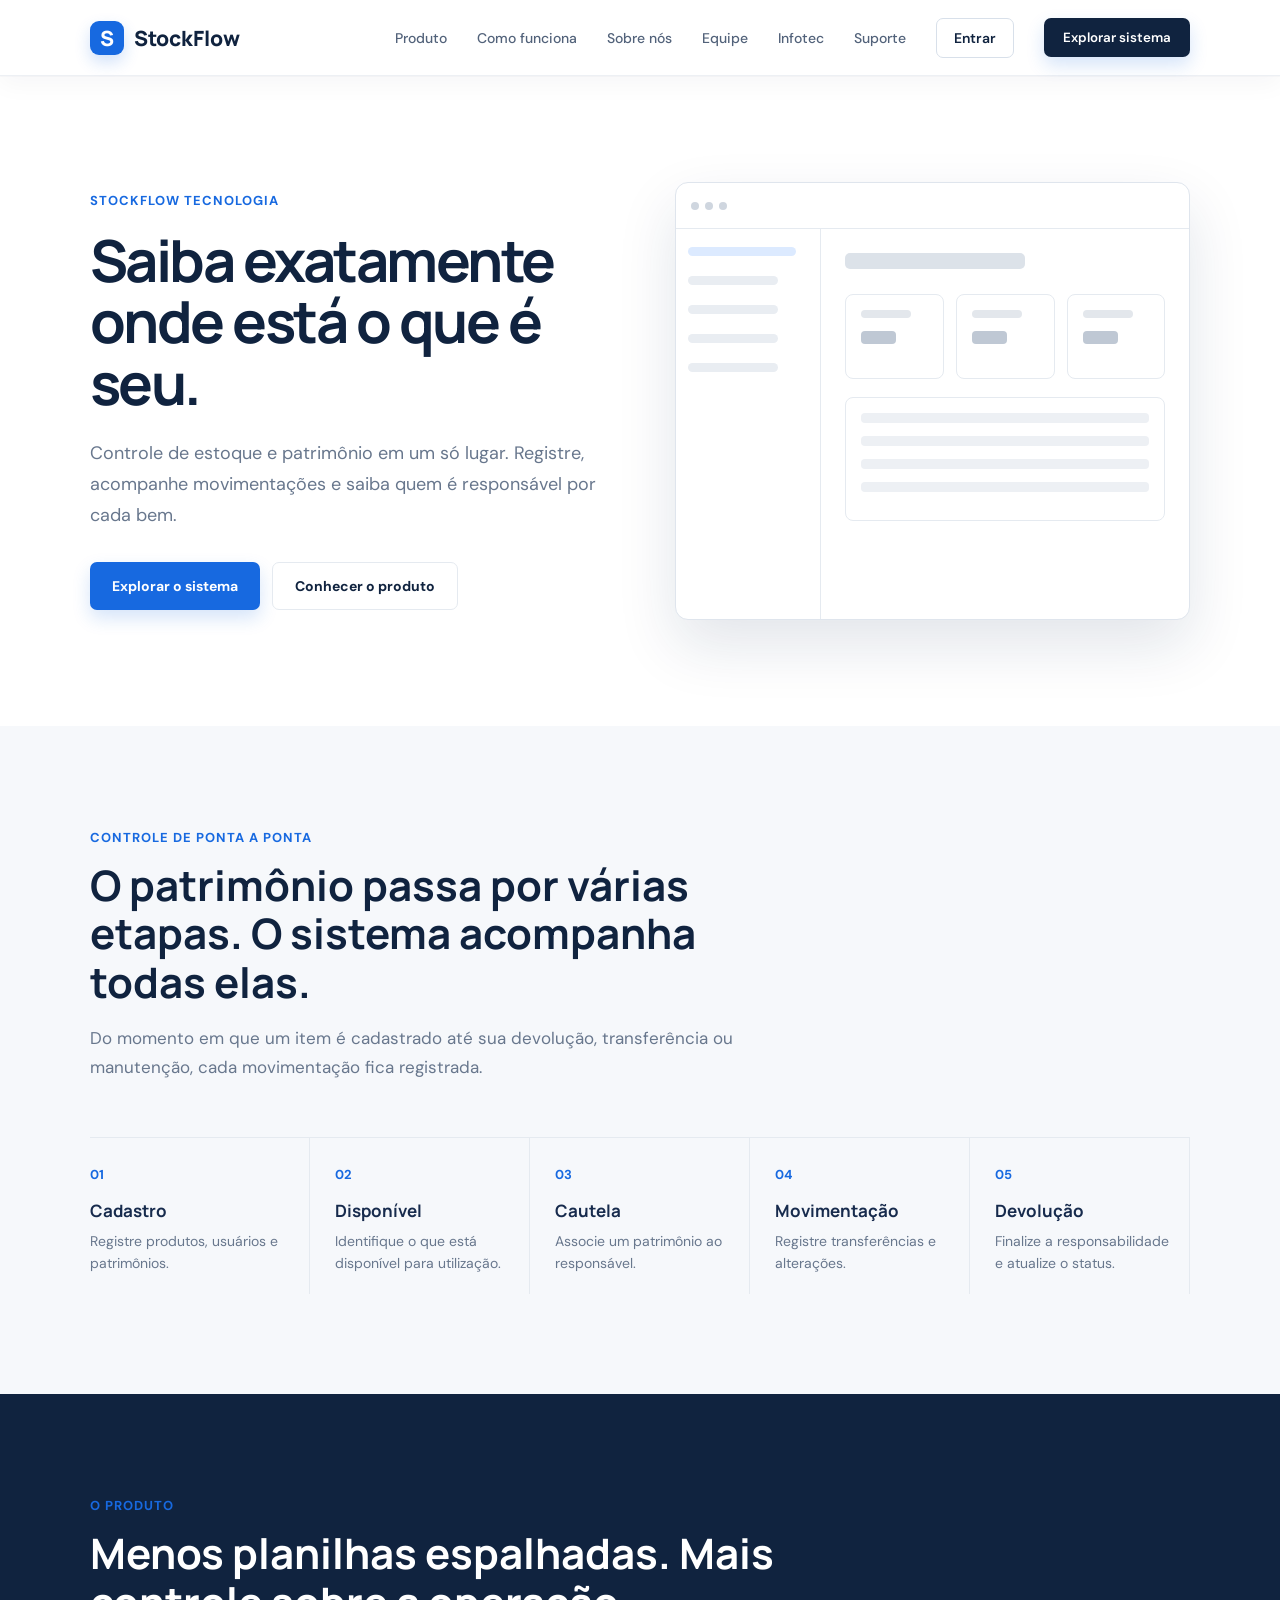
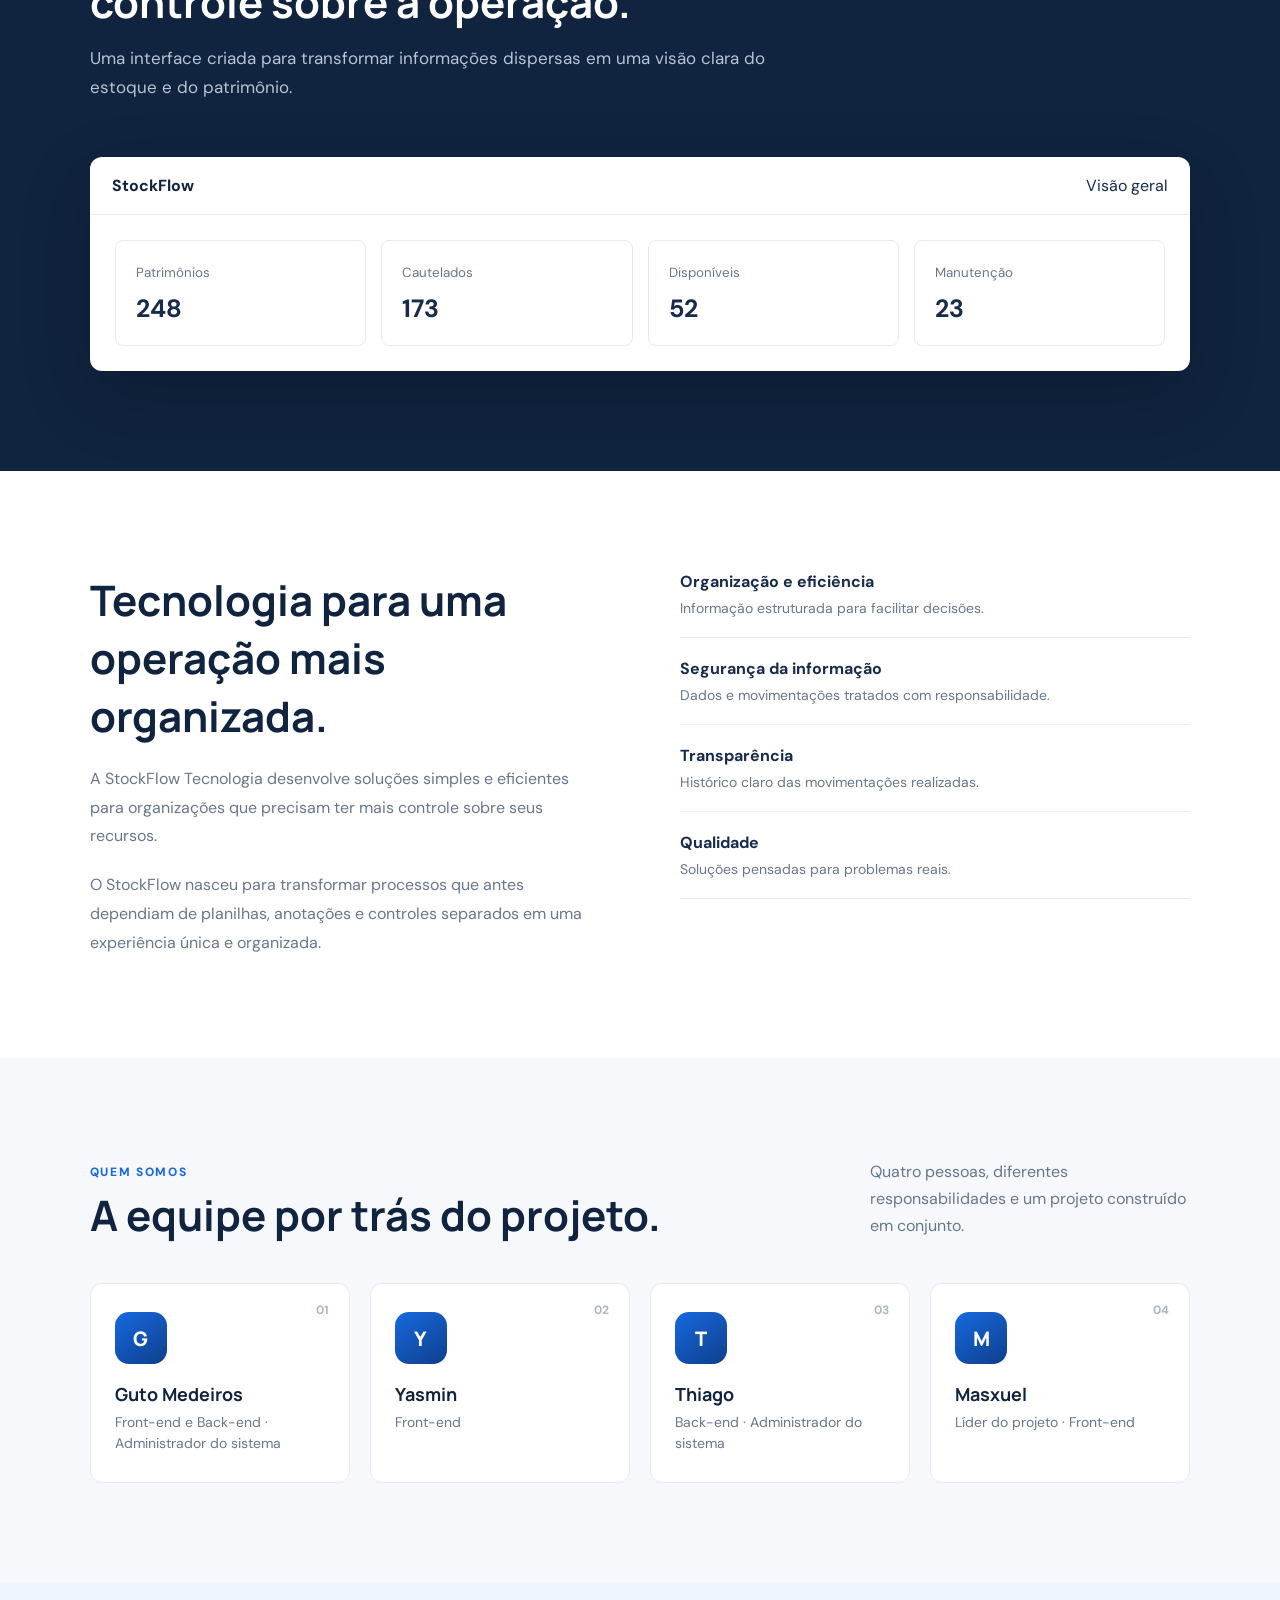
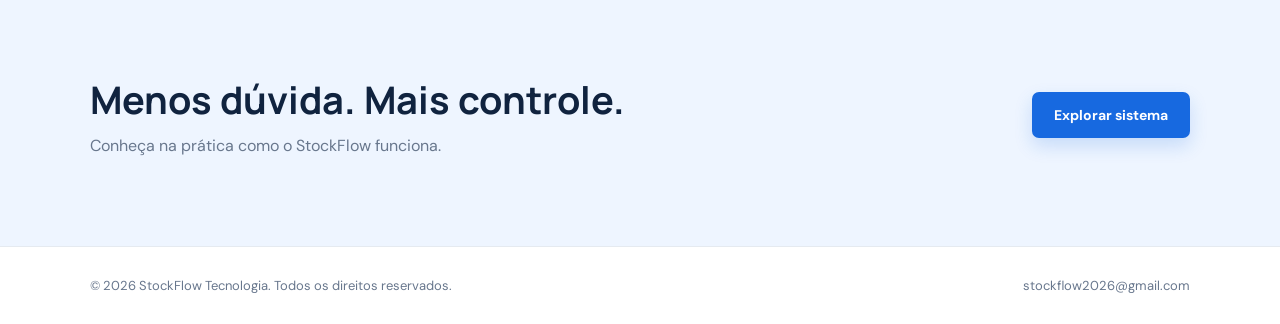
<file: pages/index.html>
<!DOCTYPE html>
<html lang="pt-BR">
<head>
<meta charset="UTF-8">
<meta name="viewport" content="width=device-width, initial-scale=1.0">

<title>StockFlow Tecnologia</title>

<link rel="preconnect" href="https://fonts.googleapis.com">
<link rel="preconnect" href="https://fonts.gstatic.com" crossorigin>
<link href="https://fonts.googleapis.com/css2?family=DM+Sans:wght@400;500;600;700&family=Manrope:wght@500;600;700;800&display=swap" rel="stylesheet">
<link rel="stylesheet" href="../assets/css/stockflow-theme.css">

    <link rel="stylesheet" href="../assets/css/stockflow-app.css">
</head>

<body>

<!-- =========================
     LANDING PAGE
========================= -->

<div id="landing">

<header class="header">

    <div class="logo">
        <div class="logo-mark">S</div>
        StockFlow
    </div>

    <button type="button" class="menu-toggle" id="menuToggle"
            aria-label="Abrir menu" aria-expanded="false" aria-controls="siteNav">
        <span></span><span></span><span></span>
    </button>

    <nav class="nav" id="siteNav" aria-label="Navegação principal">

        <a href="#produto">Produto</a>

        <a href="#como-funciona">
            Como funciona
        </a>

        <a href="#sobre">
            Sobre nós
        </a>

        <a href="#equipe">
            Equipe
        </a>

        <a href="infotec.html">
            Infotec
        </a>

        <a href="Indexsup.html">
            Suporte
        </a>

        <button class="nav-login" onclick="openClientLogin()">
            Entrar
        </button>

        <button class="nav-button" onclick="openApp()">
            Explorar sistema
        </button>

    </nav>

</header>


<section class="hero">

    <div>

        <div class="hero-tag">
            StockFlow Tecnologia
        </div>

        <h1>
            Saiba exatamente onde está o que é seu.
        </h1>

        <p>
            Controle de estoque e patrimônio em um só lugar.
            Registre, acompanhe movimentações e saiba quem é
            responsável por cada bem.
        </p>

        <div class="hero-actions">

            <button class="primary-button" onclick="openApp()">
                Explorar o sistema
            </button>

            <button class="secondary-button"
                    onclick="document.getElementById('produto').scrollIntoView()">
                Conhecer o produto
            </button>

        </div>

    </div>


    <div class="dashboard-preview">

        <div class="preview-top">
            <div class="dot"></div>
            <div class="dot"></div>
            <div class="dot"></div>
        </div>

        <div class="preview-body">

            <div class="preview-side">

                <div class="preview-line active"></div>
                <div class="preview-line"></div>
                <div class="preview-line"></div>
                <div class="preview-line"></div>
                <div class="preview-line"></div>

            </div>

            <div class="preview-main">

                <div class="preview-title"></div>

                <div class="preview-stats">

                    <div class="preview-stat">
                        <span></span>
                        <strong></strong>
                    </div>

                    <div class="preview-stat">
                        <span></span>
                        <strong></strong>
                    </div>

                    <div class="preview-stat">
                        <span></span>
                        <strong></strong>
                    </div>

                </div>

                <div class="preview-table">
                    <div class="table-line"></div>
                    <div class="table-line"></div>
                    <div class="table-line"></div>
                    <div class="table-line"></div>
                </div>

            </div>

        </div>

    </div>

</section>


<section class="section gray" id="como-funciona">

    <div class="section-title">

        <span>Controle de ponta a ponta</span>

        <h2>
            O patrimônio passa por várias etapas.
            O sistema acompanha todas elas.
        </h2>

        <p>
            Do momento em que um item é cadastrado até sua
            devolução, transferência ou manutenção, cada
            movimentação fica registrada.
        </p>

    </div>


    <div class="flow">

        <div class="flow-item">
            <span class="flow-number">01</span>
            <h3>Cadastro</h3>
            <p>Registre produtos, usuários e patrimônios.</p>
        </div>

        <div class="flow-item">
            <span class="flow-number">02</span>
            <h3>Disponível</h3>
            <p>Identifique o que está disponível para utilização.</p>
        </div>

        <div class="flow-item">
            <span class="flow-number">03</span>
            <h3>Cautela</h3>
            <p>Associe um patrimônio ao responsável.</p>
        </div>

        <div class="flow-item">
            <span class="flow-number">04</span>
            <h3>Movimentação</h3>
            <p>Registre transferências e alterações.</p>
        </div>

        <div class="flow-item">
            <span class="flow-number">05</span>
            <h3>Devolução</h3>
            <p>Finalize a responsabilidade e atualize o status.</p>
        </div>

    </div>

</section>


<section class="section product-section" id="produto">

    <div class="section-title">

        <span>O produto</span>

        <h2>
            Menos planilhas espalhadas.
            Mais controle sobre a operação.
        </h2>

        <p>
            Uma interface criada para transformar informações
            dispersas em uma visão clara do estoque e do patrimônio.
        </p>

    </div>


    <div class="product-screen">

        <div class="product-header">
            <strong>StockFlow</strong>
            <span>Visão geral</span>
        </div>

        <div class="product-content">

            <div class="product-box">
                <small>Patrimônios</small>
                <strong id="liveTotal">248</strong>
            </div>

            <div class="product-box">
                <small>Cautelados</small>
                <strong id="liveCautelados">173</strong>
            </div>

            <div class="product-box">
                <small>Disponíveis</small>
                <strong id="liveDisponiveis">52</strong>
            </div>

            <div class="product-box">
                <small>Manutenção</small>
                <strong id="liveManutencao">23</strong>
            </div>

        </div>

    </div>

</section>


<section class="section" id="sobre">

    <div class="about">

        <div class="about-text">

            <h2>
                Tecnologia para uma operação mais organizada.
            </h2>

            <p>
                A StockFlow Tecnologia desenvolve soluções
                simples e eficientes para organizações que
                precisam ter mais controle sobre seus recursos.
            </p>

            <p>
                O StockFlow nasceu para transformar processos
                que antes dependiam de planilhas, anotações e
                controles separados em uma experiência única
                e organizada.
            </p>

        </div>


        <div class="values">

            <div class="value">
                <strong>Organização e eficiência</strong>
                <p>
                    Informação estruturada para facilitar decisões.
                </p>
            </div>

            <div class="value">
                <strong>Segurança da informação</strong>
                <p>
                    Dados e movimentações tratados com responsabilidade.
                </p>
            </div>

            <div class="value">
                <strong>Transparência</strong>
                <p>
                    Histórico claro das movimentações realizadas.
                </p>
            </div>

            <div class="value">
                <strong>Qualidade</strong>
                <p>
                    Soluções pensadas para problemas reais.
                </p>
            </div>

        </div>

    </div>

</section>


<section class="section gray" id="equipe">

    <div class="team-header">
        <div>
            <span class="team-label">QUEM SOMOS</span>
            <h2>A equipe por trás do projeto.</h2>
        </div>
        <p>
            Quatro pessoas, diferentes responsabilidades e
            um projeto construído em conjunto.
        </p>
    </div>

    <div class="team-grid">

        <article class="member">
            <span class="member-number">01</span>
            <div class="member-initial">G</div>
            <strong>Guto Medeiros</strong>
            <span class="member-role">Front-end e Back-end · Administrador do sistema</span>
        </article>

        <article class="member">
            <span class="member-number">02</span>
            <div class="member-initial">Y</div>
            <strong>Yasmin</strong>
            <span class="member-role">Front-end</span>
        </article>

        <article class="member">
            <span class="member-number">03</span>
            <div class="member-initial">T</div>
            <strong>Thiago</strong>
            <span class="member-role">Back-end · Administrador do sistema</span>
        </article>

        <article class="member">
            <span class="member-number">04</span>
            <div class="member-initial">M</div>
            <strong>Masxuel</strong>
            <span class="member-role">Líder do projeto · Front-end</span>
        </article>

    </div>

</section>


<section class="cta">

    <div>

        <h2>
            Menos dúvida. Mais controle.
        </h2>

        <p>
            Conheça na prática como o StockFlow funciona.
        </p>

    </div>

    <button class="primary-button" onclick="openApp()">
        Explorar sistema
    </button>

</section>


<footer>

    <span>
        © 2026 StockFlow Tecnologia. Todos os direitos reservados.
    </span>

    <span>
        stockflow2026@gmail.com
    </span>

</footer>

</div>


<!-- =========================
     SISTEMA ADMINISTRATIVO
========================= -->

<div id="app">

<div class="app-layout">


<aside class="sidebar">

    <div class="logo">
        <div class="logo-mark">S</div>
        StockFlow
    </div>


    <div class="menu-label">
        Principal
    </div>

    <button class="menu-button active"
            data-screen="dashboard"
            onclick="navigate('dashboard')">
        Dashboard
    </button>


    <div class="menu-label">
        Patrimônio
    </div>

    <button class="menu-button"
            data-screen="patrimonios"
            onclick="navigate('patrimonios')">
        Patrimônios
    </button>

    <button class="menu-button"
            data-screen="cadastro-patrimonio"
            onclick="navigate('cadastro-patrimonio')">
        Novo patrimônio
    </button>


    <div class="menu-label">
        Pessoas
    </div>

    <button class="menu-button"
            data-screen="usuarios"
            onclick="navigate('usuarios')">
        Usuários
    </button>

    <button class="menu-button"
            data-screen="cadastro-usuario"
            onclick="navigate('cadastro-usuario')">
        Novo usuário
    </button>


    <div class="menu-label">
        Estoque
    </div>

    <button class="menu-button"
            data-screen="estoque"
            onclick="navigate('estoque')">
        Estoque
    </button>

    <button class="menu-button"
            data-screen="movimentacoes"
            onclick="navigate('movimentacoes')">
        Movimentações
    </button>

</aside>


<main class="main">

    <header class="app-top">

        <button class="back-button" onclick="goBack()">
            ← Voltar
        </button>

        <div class="user-profile">
            <span id="adminNome">Guto Medeiros · Administrador</span>
            <a class="back-button" href="Indexsup.html">Suporte</a>
            <button type="button" class="back-button" onclick="logoutAdmin()">Sair</button>
        </div>

    </header>


    <!-- DASHBOARD -->

    <section class="page active" id="dashboard">

        <div class="page-header">

            <div>
                <h1>Visão geral</h1>
                <p>Acompanhe o patrimônio e o estoque.</p>
            </div>

        </div>


        <div class="stats">

            <div class="stat-card">
                <small>Total de patrimônios</small>
                <strong>248</strong>
            </div>

            <div class="stat-card">
                <small>Disponíveis</small>
                <strong class="blue">52</strong>
            </div>

            <div class="stat-card">
                <small>Cautelados</small>
                <strong class="green">173</strong>
            </div>

            <div class="stat-card">
                <small>Em manutenção</small>
                <strong class="orange">23</strong>
            </div>

            <div class="stat-card">
                <small>Produtos cadastrados</small>
                <strong id="dashboardTotalProdutos" class="blue">0</strong>
            </div>

            <div class="stat-card">
                <small>Produtos com estoque baixo</small>
                <strong id="dashboardEstoqueBaixo" class="orange">0</strong>
            </div>

        </div>

        <div class="module-grid">

            <div class="module"
                 onclick="navigate('patrimonios')">

                <span class="module-number">01</span>

                <h3>Patrimônios</h3>

                <p>
                    Consulte todos os bens cadastrados,
                    seus responsáveis e respectivos status.
                </p>

            </div>


            <div class="module"
                 onclick="navigate('usuarios')">

                <span class="module-number">02</span>

                <h3>Usuários</h3>

                <p>
                    Gerencie os usuários responsáveis
                    pelos patrimônios.
                </p>

            </div>


            <div class="module"
                 onclick="navigate('estoque')">

                <span class="module-number">03</span>

                <h3>Estoque</h3>

                <p>
                    Acompanhe entradas, saídas e níveis
                    de estoque.
                </p>

            </div>


            <div class="module"
                 onclick="navigate('movimentacoes')">

                <span class="module-number">04</span>

                <h3>Movimentações</h3>

                <p>
                    Consulte o histórico de movimentações
                    realizadas no sistema.
                </p>

            </div>


            <div class="module"
                 onclick="navigate('cadastro-patrimonio')">

                <span class="module-number">05</span>

                <h3>Cadastrar patrimônio</h3>

                <p>
                    Adicione um novo bem ao controle patrimonial.
                </p>

            </div>


            <div class="module"
                 onclick="navigate('cadastro-usuario')">

                <span class="module-number">06</span>

                <h3>Cadastrar usuário</h3>

                <p>
                    Cadastre uma nova pessoa responsável.
                </p>

            </div>

        </div>

    </section>


    <!-- PATRIMÃ”NIOS -->

    <section class="page" id="patrimonios">

        <div class="page-header">

            <div>
                <h1>Patrimônios</h1>
                <p>Controle todos os bens cadastrados.</p>
            </div>

            <button class="action-button"
                    onclick="navigate('cadastro-patrimonio')">
                + Novo patrimônio
            </button>

        </div>


        <div class="alert" id="patrimonioAlert">
            Patrimônio cadastrado com sucesso.
        </div>


        <div class="content-box">

            <div class="box-header">
                <h3>Patrimônios cadastrados</h3>
            </div>

            <table class="table">

                <thead>

                    <tr>
                        <th>Patrimônio</th>
                        <th>Descrição</th>
                        <th>Categoria</th>
                        <th>Responsável</th>
                        <th>Status</th>
                    </tr>

                </thead>

                <tbody id="patrimonioTable">

                    <tr>
                        <td>PT-0001</td>
                        <td>Notebook Dell Latitude</td>
                        <td>Informática</td>
                        <td>João Silva</td>
                        <td>
                            <span class="status cautioned">
                                Cautelado
                            </span>
                        </td>
                    </tr>

                    <tr>
                        <td>PT-0002</td>
                        <td>Monitor 24"</td>
                        <td>Informática</td>
                        <td>—</td>
                        <td>
                            <span class="status available">
                                Disponível
                            </span>
                        </td>
                    </tr>

                    <tr>
                        <td>PT-0003</td>
                        <td>Impressora HP</td>
                        <td>Equipamentos</td>
                        <td>Maria Souza</td>
                        <td>
                            <span class="status cautioned">
                                Cautelado
                            </span>
                        </td>
                    </tr>

                    <tr>
                        <td>PT-0004</td>
                        <td>Computador Desktop</td>
                        <td>Informática</td>
                        <td>—</td>
                        <td>
                            <span class="status maintenance">
                                Manutenção
                            </span>
                        </td>
                    </tr>

                </tbody>

            </table>

        </div>

    </section>


    <!-- CADASTRO PATRIMÃ”NIO -->

    <section class="page" id="cadastro-patrimonio">

        <div class="page-header">

            <div>
                <h1>Novo patrimônio</h1>
                <p>Cadastre um novo bem no sistema.</p>
            </div>

        </div>


        <form class="form" onsubmit="cadastrarPatrimonio(event)">

            <div class="form-grid">

                <div class="field">

                    <label for="numeroPatrimonio">Número do patrimônio</label>

                    <input
                        id="numeroPatrimonio"
                    pattern="PT-[0-9]{4}"
                    maxlength="7"
                    title="Use o formato PT-0000"
                        type="text"
                        placeholder="Ex.: PT-0005"
                        required
                    >

                </div>


                <div class="field">

                    <label for="categoriaPatrimonio">Categoria</label>

                    <select id="categoriaPatrimonio" required>

                        <option value="">
                            Selecione
                        </option>

                        <option>
                            Informática
                        </option>

                        <option>
                            Mobiliário
                        </option>

                        <option>
                            Equipamentos
                        </option>

                        <option>
                            Veículos
                        </option>

                    </select>

                </div>


                <div class="field full">

                    <label for="descricaoPatrimonio">Descrição</label>

                    <input
                        id="descricaoPatrimonio"
                        type="text"
                        minlength="3"
                        maxlength="150"
                        placeholder="Ex.: Notebook Lenovo ThinkPad"
                        required
                    >

                </div>


                <div class="field">

                    <label for="conservacaoPatrimonio">Estado de conservação</label>

                    <select id="conservacaoPatrimonio" required>

                        <option>
                            Bom
                        </option>

                        <option>
                            Regular
                        </option>

                        <option>
                            Necessita manutenção
                        </option>

                    </select>

                </div>


                <div class="field">

                    <label for="dataCadastro">Data de cadastro</label>

                    <input
                        type="date"
                        id="dataCadastro"
                        required
                    >

                </div>

            </div>


            <div class="form-actions">

                <button
                    type="button"
                    class="cancel-button"
                    onclick="goBack()">
                    Cancelar
                </button>

                <button
                    type="submit"
                    class="action-button">
                    Cadastrar patrimônio
                </button>

            </div>

        </form>

    </section>


    <!-- USUÁRIOS -->

    <section class="page" id="usuarios">

        <div class="page-header">

            <div>
                <h1>Usuários</h1>
                <p>Pessoas cadastradas para receber patrimônios.</p>
            </div>

            <button
                class="action-button"
                onclick="navigate('cadastro-usuario')">
                + Novo usuário
            </button>

        </div>


        <div class="content-box">

            <div class="box-header">
                <h3>Usuários cadastrados</h3>
            </div>

            <table class="table">

                <thead>

                    <tr>
                        <th>Nome</th>
                        <th>Departamento</th>
                        <th>Patrimônios</th>
                        <th>Status</th>
                    </tr>

                </thead>

                <tbody>

                    <tr>
                        <td>João Silva</td>
                        <td>Tecnologia da Informação</td>
                        <td>4</td>
                        <td>
                            <span class="status available">
                                Ativo
                            </span>
                        </td>
                    </tr>

                    <tr>
                        <td>Maria Souza</td>
                        <td>Administrativo</td>
                        <td>2</td>
                        <td>
                            <span class="status available">
                                Ativo
                            </span>
                        </td>
                    </tr>

                    <tr>
                        <td>Carlos Oliveira</td>
                        <td>Financeiro</td>
                        <td>1</td>
                        <td>
                            <span class="status available">
                                Ativo
                            </span>
                        </td>
                    </tr>

                </tbody>

            </table>

        </div>

    </section>


    <!-- CADASTRO USUÁRIO -->

    <section class="page" id="cadastro-usuario">

        <div class="page-header">

            <div>
                <h1>Novo usuário</h1>
                <p>Cadastre uma pessoa responsável.</p>
            </div>

        </div>


        <form class="form" onsubmit="cadastrarUsuario(event)">

            <div class="form-grid">

                <div class="field full">

                    <label for="nomeUsuario">Nome completo</label>

                    <input
                        id="nomeUsuario"
                        type="text"
                        minlength="3"
                        maxlength="100"
                        placeholder="Digite o nome completo"
                        required
                    >

                </div>


                <div class="field">

                    <label for="departamentoUsuario">Departamento</label>

                    <select id="departamentoUsuario" required>

                        <option value="">
                            Selecione
                        </option>

                        <option>
                            Administrativo
                        </option>

                        <option>
                            Financeiro
                        </option>

                        <option>
                            Recursos Humanos
                        </option>

                        <option>
                            Tecnologia da Informação
                        </option>

                    </select>

                </div>


                <div class="field">

                    <label for="matriculaUsuario">Matrícula</label>

                    <input
                        type="text"
                        id="matriculaUsuario"
                    pattern="[0-9]{6}"
                    maxlength="6"
                    inputmode="numeric"
                    title="Informe 6 dígitos"
                    placeholder="Ex.: 001245"
                        required
                    >

                </div>

            </div>


            <div class="form-actions">

                <button
                    type="button"
                    class="cancel-button"
                    onclick="goBack()">
                    Cancelar
                </button>

                <button
                    type="submit"
                    class="action-button">
                    Cadastrar usuário
                </button>

            </div>

        </form>

    </section>


    <!-- ESTOQUE -->

    <section class="page" id="estoque">

        <div class="page-header">

            <div>
                <h1>Estoque</h1>
                <p>Acompanhe produtos e materiais disponíveis.</p>
            </div>

        </div>


        <div class="stats">

            <div class="stat-card">
                <small>Total de itens</small>
                <strong>1.248</strong>
            </div>

            <div class="stat-card">
                <small>Entradas no mês</small>
                <strong class="green">184</strong>
            </div>

            <div class="stat-card">
                <small>Saídas no mês</small>
                <strong class="blue">132</strong>
            </div>

            <div class="stat-card">
                <small>Estoque baixo</small>
                <strong class="orange">8</strong>
            </div>

        </div>


        <div id="estoqueAlertas" class="alert js-alert" role="alert" aria-live="polite"></div>

        <div class="content-box">

            <div class="box-header">
                <h3>Itens em estoque</h3>
            </div>

            <table class="table">

                <thead>

                    <tr>
                        <th>Produto</th>
                        <th>Categoria</th>
                        <th>Quantidade</th>
                        <th>Mínimo</th>
                        <th>Situação</th>
                    </tr>

                </thead>

                <tbody>

                    <tr>
                        <td>Papel A4</td>
                        <td>Material de escritório</td>
                        <td>320</td>
                        <td>100</td>
                        <td>
                            <span class="status available">
                                Normal
                            </span>
                        </td>
                    </tr>

                    <tr>
                        <td>Caneta azul</td>
                        <td>Material de escritório</td>
                        <td>42</td>
                        <td>50</td>
                        <td>
                            <span class="status maintenance">
                                Estoque baixo
                            </span>
                        </td>
                    </tr>

                    <tr>
                        <td>Mouse USB</td>
                        <td>Informática</td>
                        <td>87</td>
                        <td>30</td>
                        <td>
                            <span class="status available">
                                Normal
                            </span>
                        </td>
                    </tr>

                </tbody>

            </table>

        </div>

    </section>


    <!-- MOVIMENTAÃ‡Ã•ES -->

    <section class="page" id="movimentacoes">

        <div class="page-header">

            <div>
                <h1>Movimentações</h1>
                <p>Histórico das ações realizadas no sistema.</p>
            </div>

        </div>


        <div class="content-box">

            <div class="box-header">
                <h3>Histórico</h3>
            </div>

            <table class="table">

                <thead>

                    <tr>
                        <th>Data</th>
                        <th>Patrimônio</th>
                        <th>Ação</th>
                        <th>Responsável</th>
                        <th>Registrado por</th>
                    </tr>

                </thead>

                <tbody>

                    <tr>
                        <td>04/09/2026</td>
                        <td>PT-0001</td>
                        <td>Cautela</td>
                        <td>João Silva</td>
                        <td>Administrador</td>
                    </tr>

                    <tr>
                        <td>03/09/2026</td>
                        <td>PT-0003</td>
                        <td>Transferência</td>
                        <td>Maria Souza</td>
                        <td>Administrador</td>
                    </tr>

                    <tr>
                        <td>02/09/2026</td>
                        <td>PT-0004</td>
                        <td>Manutenção</td>
                        <td>—</td>
                        <td>Administrador</td>
                    </tr>

                    <tr>
                        <td>01/09/2026</td>
                        <td>PT-0002</td>
                        <td>Devolução</td>
                        <td>—</td>
                        <td>Administrador</td>
                    </tr>

                </tbody>

            </table>

        </div>


        <div class="content-box" style="margin-top:24px">
            <div class="box-header">
                <h3>Histórico do estoque</h3>
                <p>Entradas e saídas registradas dos produtos.</p>
            </div>
            <table class="table">
                <thead>
                    <tr>
                        <th>Data</th>
                        <th>Produto</th>
                        <th>Tipo</th>
                        <th>Quantidade</th>
                    </tr>
                </thead>
                <tbody id="estoqueMovimentosTable">
                    <tr><td colspan="4">Carregando histórico...</td></tr>
                </tbody>
            </table>
        </div>
    </section>


</main>

</div>

</div>


<!-- =========================
     LOGIN CLIENTE
========================= -->

<div id="client-login">

    <div class="login-wrapper">

        <div class="login-card">

            <div class="login-logo">

                <div class="logo-mark">
                    S
                </div>

                StockFlow

            </div>


            <h1>
                Acesse seu StockFlow
            </h1>

            <p>
                Entre para acompanhar os patrimônios
                sob sua responsabilidade.
            </p>


            <form class="login-form"
                  onsubmit="loginCliente(event)">

                <div class="login-field">

                    <label for="loginUsuario">
                        Usuário
                    </label>

                    <input
                        type="text"
                        id="loginUsuario"
                        autocomplete="username"
                        placeholder="Digite seu usuário"
                        required
                    >

                </div>


                <div class="login-field">

                    <label for="loginSenha">
                        Senha
                    </label>

                    <input
                        type="password"
                        id="loginSenha"
                        autocomplete="current-password"
                        placeholder="Digite sua senha"
                        required
                    >

                </div>


                <div class="login-error" id="loginError">
                    Usuário ou senha incorretos.
                </div>


                <button
                    type="submit"
                    class="login-button">
                    Entrar
                </button>

            </form>


            <div class="demo-login">
                Demonstração local · Administradores: guto / guto123 ou thiago / thiago123 · Cliente: anderson / 123456
            </div>


            <button
                class="login-back"
                onclick="backToLanding()">
                ← Voltar para o site
            </button>

        </div>

    </div>

</div>


<!-- =========================
     PORTAL DO CLIENTE
========================= -->

<div id="client-portal">

<div class="client-layout">


    <aside class="client-sidebar">

        <div class="logo">

            <div class="logo-mark">
                S
            </div>

            StockFlow

        </div>


        <div class="client-client-label">

            <small>
                CLIENTE
            </small>

            <strong>
                Anderson
            </strong>

        </div>


        <button
            class="client-menu active"
            data-client-screen="client-dashboard"
            onclick="showClientScreen('client-dashboard')">
            Visão geral
        </button>


        <button
            class="client-menu"
            data-client-screen="client-patrimonios"
            onclick="showClientScreen('client-patrimonios')">
            Meus patrimônios
        </button>


        <button
            class="client-menu"
            data-client-screen="client-movimentacoes"
            onclick="showClientScreen('client-movimentacoes')">
            Minhas movimentações
        </button>


        <button
            class="client-logout"
            onclick="logoutCliente()">
            Sair da conta
        </button>

    </aside>


    <main class="client-main">


        <header class="client-top">

            <div class="client-top-title">
                Área do cliente
            </div>

            <div class="client-top-user">
                Anderson · Cliente
            </div>

        </header>


        <!-- CLIENTE DASHBOARD -->

        <section
            class="client-page active"
            id="client-dashboard">

            <div class="client-welcome">

                <h1>
                    Olá, Anderson.
                </h1>

                <p>
                    Aqui você acompanha os patrimônios
                    que estão sob sua responsabilidade.
                </p>

            </div>


            <div class="client-stats">

                <div class="client-stat">

                    <small>
                        Meus patrimônios
                    </small>

                    <strong>
                        8
                    </strong>

                </div>


                <div class="client-stat">

                    <small>
                        Disponíveis
                    </small>

                    <strong class="blue">
                        14
                    </strong>

                </div>


                <div class="client-stat">

                    <small>
                        Em manutenção
                    </small>

                    <strong class="orange">
                        3
                    </strong>

                </div>

            </div>


            <div class="client-info">

                <strong>
                    Controle de responsabilidade
                </strong>

                <p>
                    Os dados apresentados nesta área são
                    referentes ao seu acesso como cliente.
                </p>

            </div>


            <div class="content-box">

                <div class="box-header">

                    <h3>
                        Meus patrimônios
                    </h3>

                    <button
                        class="secondary-button"
                        onclick="showClientScreen('client-patrimonios')">
                        Ver todos
                    </button>

                </div>


                <table class="table">

                    <thead>

                        <tr>
                            <th>Patrimônio</th>
                            <th>Descrição</th>
                            <th>Categoria</th>
                            <th>Status</th>
                        </tr>

                    </thead>


                    <tbody>

                        <tr>

                            <td>
                                PT-0108
                            </td>

                            <td>
                                Notebook Lenovo ThinkPad
                            </td>

                            <td>
                                Informática
                            </td>

                            <td>
                                <span class="status cautioned">
                                    Em uso
                                </span>
                            </td>

                        </tr>


                        <tr>

                            <td>
                                PT-0114
                            </td>

                            <td>
                                Monitor Dell 24"
                            </td>

                            <td>
                                Informática
                            </td>

                            <td>
                                <span class="status cautioned">
                                    Em uso
                                </span>
                            </td>

                        </tr>


                        <tr>

                            <td>
                                PT-0121
                            </td>

                            <td>
                                Teclado Logitech
                            </td>

                            <td>
                                Informática
                            </td>

                            <td>
                                <span class="status cautioned">
                                    Em uso
                                </span>
                            </td>

                        </tr>

                    </tbody>

                </table>

            </div>

        </section>


        <!-- MEUS PATRIMÃ”NIOS -->

        <section
            class="client-page"
            id="client-patrimonios">

            <div class="client-welcome">

                <h1>
                    Meus patrimônios
                </h1>

                <p>
                    Bens atualmente vinculados à sua responsabilidade.
                </p>

            </div>


            <div class="content-box">

                <div class="box-header">

                    <h3>
                        Patrimônios sob minha responsabilidade
                    </h3>

                </div>


                <table class="table">

                    <thead>

                        <tr>
                            <th>Patrimônio</th>
                            <th>Descrição</th>
                            <th>Categoria</th>
                            <th>Data da cautela</th>
                            <th>Status</th>
                        </tr>

                    </thead>


                    <tbody>

                        <tr>
                            <td>PT-0108</td>
                            <td>Notebook Lenovo ThinkPad</td>
                            <td>Informática</td>
                            <td>12/08/2026</td>
                            <td>
                                <span class="status cautioned">
                                    Em uso
                                </span>
                            </td>
                        </tr>

                        <tr>
                            <td>PT-0114</td>
                            <td>Monitor Dell 24"</td>
                            <td>Informática</td>
                            <td>12/08/2026</td>
                            <td>
                                <span class="status cautioned">
                                    Em uso
                                </span>
                            </td>
                        </tr>

                        <tr>
                            <td>PT-0121</td>
                            <td>Teclado Logitech</td>
                            <td>Informática</td>
                            <td>12/08/2026</td>
                            <td>
                                <span class="status cautioned">
                                    Em uso
                                </span>
                            </td>
                        </tr>

                        <tr>
                            <td>PT-0122</td>
                            <td>Mouse Logitech</td>
                            <td>Informática</td>
                            <td>12/08/2026</td>
                            <td>
                                <span class="status cautioned">
                                    Em uso
                                </span>
                            </td>
                        </tr>

                        <tr>
                            <td>PT-0130</td>
                            <td>Notebook Dell Latitude</td>
                            <td>Informática</td>
                            <td>15/08/2026</td>
                            <td>
                                <span class="status cautioned">
                                    Em uso
                                </span>
                            </td>
                        </tr>

                        <tr>
                            <td>PT-0134</td>
                            <td>Webcam Logitech</td>
                            <td>Equipamentos</td>
                            <td>20/08/2026</td>
                            <td>
                                <span class="status cautioned">
                                    Em uso
                                </span>
                            </td>
                        </tr>

                        <tr>
                            <td>PT-0140</td>
                            <td>Headset profissional</td>
                            <td>Equipamentos</td>
                            <td>20/08/2026</td>
                            <td>
                                <span class="status cautioned">
                                    Em uso
                                </span>
                            </td>
                        </tr>

                        <tr>
                            <td>PT-0148</td>
                            <td>Monitor LG 27"</td>
                            <td>Informática</td>
                            <td>25/08/2026</td>
                            <td>
                                <span class="status cautioned">
                                    Em uso
                                </span>
                            </td>
                        </tr>

                    </tbody>

                </table>

            </div>

        </section>


        <!-- MOVIMENTAÃ‡Ã•ES DO CLIENTE -->

        <section
            class="client-page"
            id="client-movimentacoes">

            <div class="client-welcome">

                <h1>
                    Minhas movimentações
                </h1>

                <p>
                    Histórico relacionado aos seus patrimônios.
                </p>

            </div>


            <div class="content-box">

                <div class="box-header">

                    <h3>
                        Histórico
                    </h3>

                </div>


                <table class="table">

                    <thead>

                        <tr>
                            <th>Data</th>
                            <th>Patrimônio</th>
                            <th>Ação</th>
                            <th>Status</th>
                        </tr>

                    </thead>


                    <tbody>

                        <tr>
                            <td>25/08/2026</td>
                            <td>PT-0148</td>
                            <td>Cautela</td>
                            <td>
                                <span class="status cautioned">
                                    Em uso
                                </span>
                            </td>
                        </tr>

                        <tr>
                            <td>20/08/2026</td>
                            <td>PT-0140</td>
                            <td>Cautela</td>
                            <td>
                                <span class="status cautioned">
                                    Em uso
                                </span>
                            </td>
                        </tr>

                        <tr>
                            <td>20/08/2026</td>
                            <td>PT-0134</td>
                            <td>Cautela</td>
                            <td>
                                <span class="status cautioned">
                                    Em uso
                                </span>
                            </td>
                        </tr>

                        <tr>
                            <td>12/08/2026</td>
                            <td>PT-0108</td>
                            <td>Cautela</td>
                            <td>
                                <span class="status cautioned">
                                    Em uso
                                </span>
                            </td>
                        </tr>

                    </tbody>

                </table>

            </div>

        </section>


    </main>

</div>

</div>

<script src="../assets/js/data.js"></script>
<script src="../assets/js/app.js"></script>

</body>
</html>
</file>
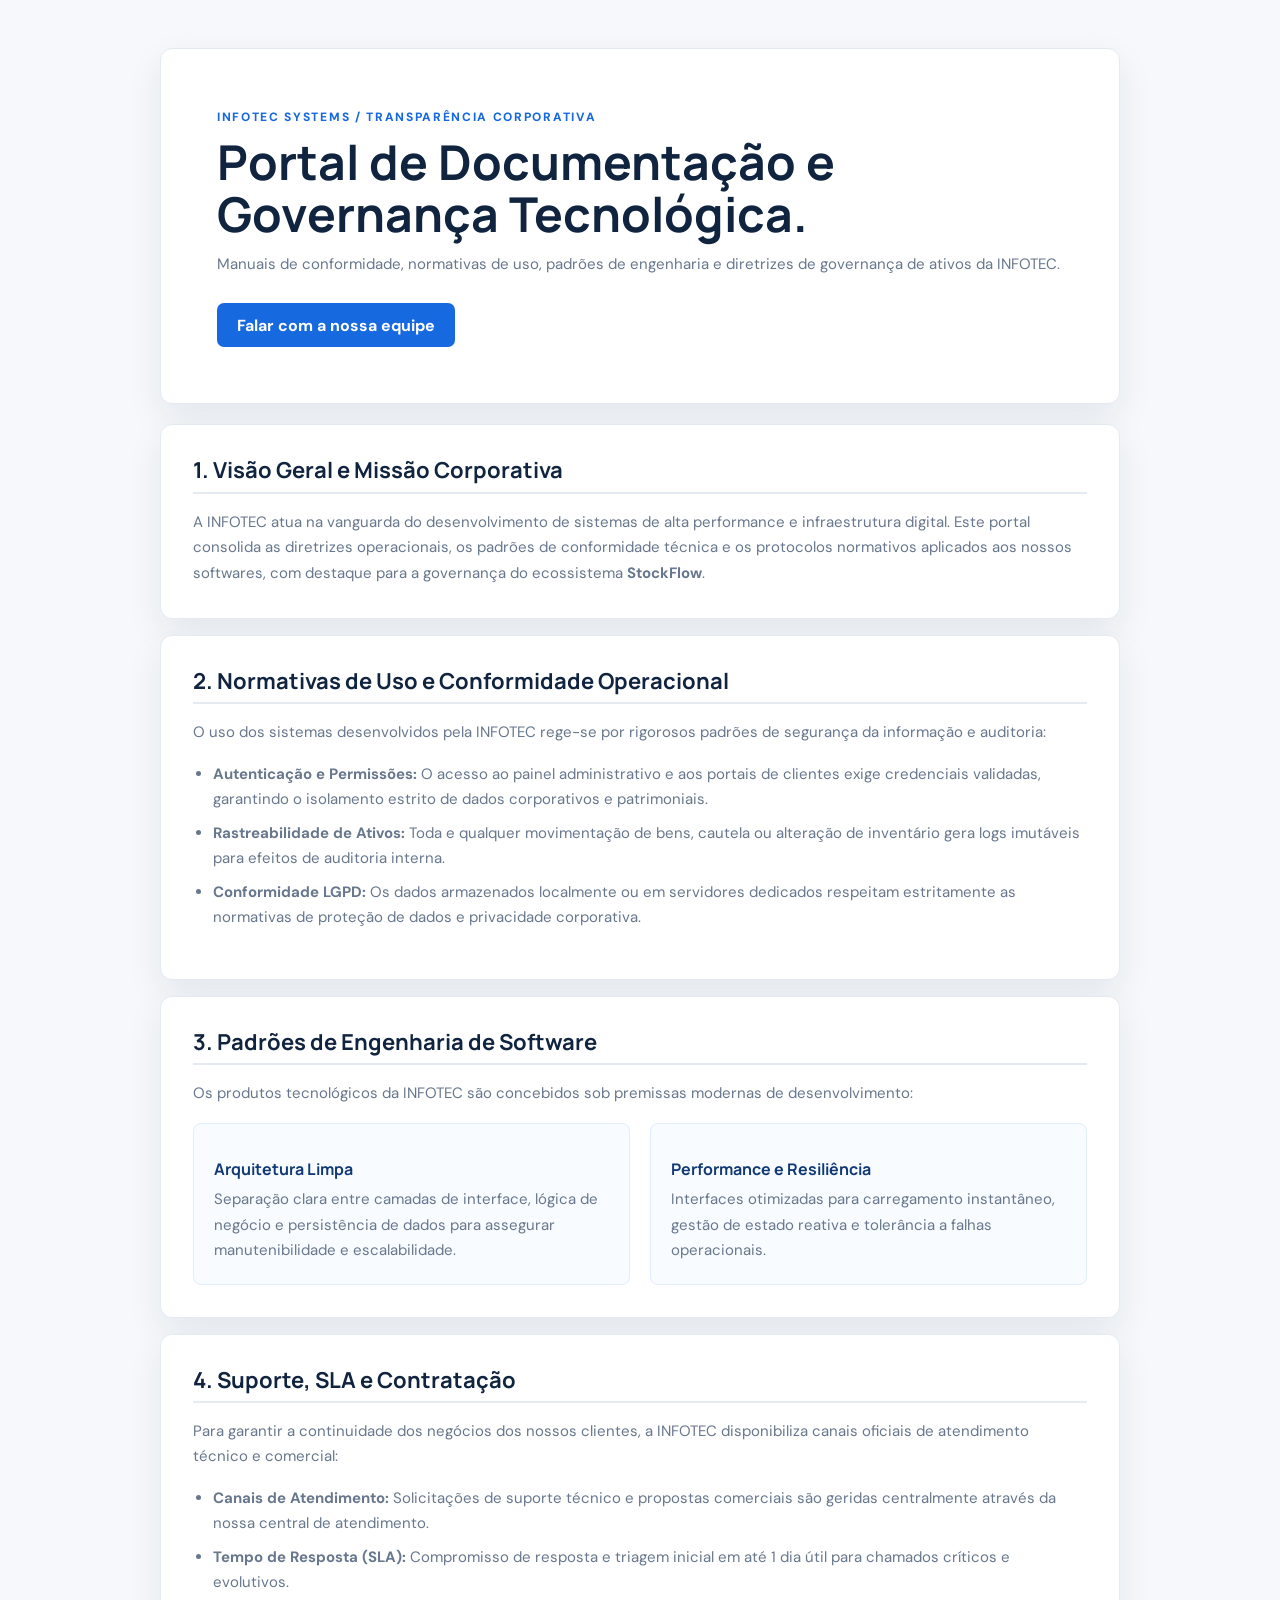
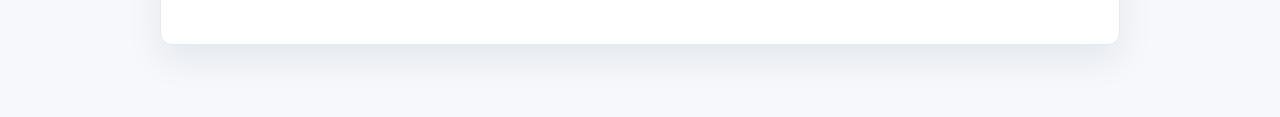
<file: docs/documentacao.html>
<!DOCTYPE html>
<html lang="pt-BR">
<head>
    <meta charset="UTF-8">
    <meta name="viewport" content="width=device-width, initial-scale=1.0">
    <link rel="preconnect" href="https://fonts.googleapis.com">
    <link rel="preconnect" href="https://fonts.gstatic.com" crossorigin>
    <link href="https://fonts.googleapis.com/css2?family=DM+Sans:wght@400;500;600;700&family=Manrope:wght@600;700;800&display=swap" rel="stylesheet">
<title>Documentação Institucional | INFOTEC</title>
    <link rel="stylesheet" href="../assets/css/theme.css">
    <style>
        body { margin: 0; background: var(--sf-soft); }
        .docs-shell { width: min(960px, calc(100% - 32px)); margin: 0 auto; padding: 48px 0 72px; }
        .docs-header, .docs-section { background: var(--sf-white); border: 1px solid var(--sf-line); border-radius: 12px; box-shadow: var(--sf-shadow); }
        .docs-header { padding: clamp(28px, 6vw, 56px); margin-bottom: 20px; }
        .eyebrow { color: var(--sf-blue); font-size: 12px; font-weight: 800; letter-spacing: .14em; }
        h1, h2, h3 { color: var(--sf-navy); font-family: "Manrope", sans-serif; }
        h1 { margin: 10px 0 12px; font-size: clamp(30px, 5vw, 48px); line-height: 1.08; }
        h2 { margin: 0 0 16px; font-size: 22px; border-bottom: 2px solid var(--sf-line); padding-bottom: 8px; }
        h3 { margin: 16px 0 8px; font-size: 16px; color: var(--sf-blue-dark); }
        p, li { color: var(--sf-muted); line-height: 1.7; font-size: 15px; }
        ul, ol { padding-left: 20px; margin-bottom: 16px; }
        li { margin-bottom: 8px; }
        .docs-actions { display: flex; flex-wrap: wrap; gap: 12px; margin-top: 26px; }
        .docs-button { display: inline-flex; align-items: center; min-height: 44px; padding: 0 20px; border-radius: 7px; color: var(--sf-white); background: var(--sf-blue); font-weight: 700; text-decoration: none; }
        .docs-section { padding: 32px; margin-top: 20px; }
        .docs-section + .docs-section { margin-top: 16px; }
        .compliance-grid { display: grid; grid-template-columns: repeat(auto-fit, minmax(260px, 1fr)); gap: 20px; margin-top: 16px; }
        .compliance-card { background: #f8fbff; border: 1px solid #e1ecfc; border-radius: 8px; padding: 20px; }
        @media (max-width: 560px) { .docs-shell { width: calc(100% - 28px); padding-top: 28px; } .docs-section { padding: 22px; } }
    </style>
</head>
<body>
    <main class="docs-shell">
        <header class="docs-header">
            <span class="eyebrow">INFOTEC SYSTEMS / TRANSPARÊNCIA CORPORATIVA</span>
            <h1>Portal de Documentação e Governança Tecnológica.</h1>
            <p>Manuais de conformidade, normativas de uso, padrões de engenharia e diretrizes de governança de ativos da INFOTEC.</p>
            <div class="docs-actions">
                <a class="docs-button" href="../pages/infotec-contato.html" target="_top">Falar com a nossa equipe</a>
            </div>
        </header>

        <section class="docs-section">
            <h2>1. Visão Geral e Missão Corporativa</h2>
            <p>A INFOTEC atua na vanguarda do desenvolvimento de sistemas de alta performance e infraestrutura digital. Este portal consolida as diretrizes operacionais, os padrões de conformidade técnica e os protocolos normativos aplicados aos nossos softwares, com destaque para a governança do ecossistema <strong>StockFlow</strong>.</p>
        </section>

        <section class="docs-section">
            <h2>2. Normativas de Uso e Conformidade Operacional</h2>
            <p>O uso dos sistemas desenvolvidos pela INFOTEC rege-se por rigorosos padrões de segurança da informação e auditoria:</p>
            <ul>
                <li><strong>Autenticação e Permissões:</strong> O acesso ao painel administrativo e aos portais de clientes exige credenciais validadas, garantindo o isolamento estrito de dados corporativos e patrimoniais.</li>
                <li><strong>Rastreabilidade de Ativos:</strong> Toda e qualquer movimentação de bens, cautela ou alteração de inventário gera logs imutáveis para efeitos de auditoria interna.</li>
                <li><strong>Conformidade LGPD:</strong> Os dados armazenados localmente ou em servidores dedicados respeitam estritamente as normativas de proteção de dados e privacidade corporativa.</li>
            </ul>
        </section>

        <section class="docs-section">
            <h2>3. Padrões de Engenharia de Software</h2>
            <p>Os produtos tecnológicos da INFOTEC são concebidos sob premissas modernas de desenvolvimento:</p>
            <div class="compliance-grid">
                <div class="compliance-card">
                    <h3>Arquitetura Limpa</h3>
                    <p>Separação clara entre camadas de interface, lógica de negócio e persistência de dados para assegurar manutenibilidade e escalabilidade.</p>
                </div>
                <div class="compliance-card">
                    <h3>Performance e Resiliência</h3>
                    <p>Interfaces otimizadas para carregamento instantâneo, gestão de estado reativa e tolerância a falhas operacionais.</p>
                </div>
            </div>
        </section>

        <section class="docs-section">
            <h2>4. Suporte, SLA e Contratação</h2>
            <p>Para garantir a continuidade dos negócios dos nossos clientes, a INFOTEC disponibiliza canais oficiais de atendimento técnico e comercial:</p>
            <ul>
                <li><strong>Canais de Atendimento:</strong> Solicitações de suporte técnico e propostas comerciais são geridas centralmente através da nossa central de atendimento.</li>
                <li><strong>Tempo de Resposta (SLA):</strong> Compromisso de resposta e triagem inicial em até 1 dia útil para chamados críticos e evolutivos.</li>
            </ul>
        </section>
    </main>
</body>
</html>
</file>
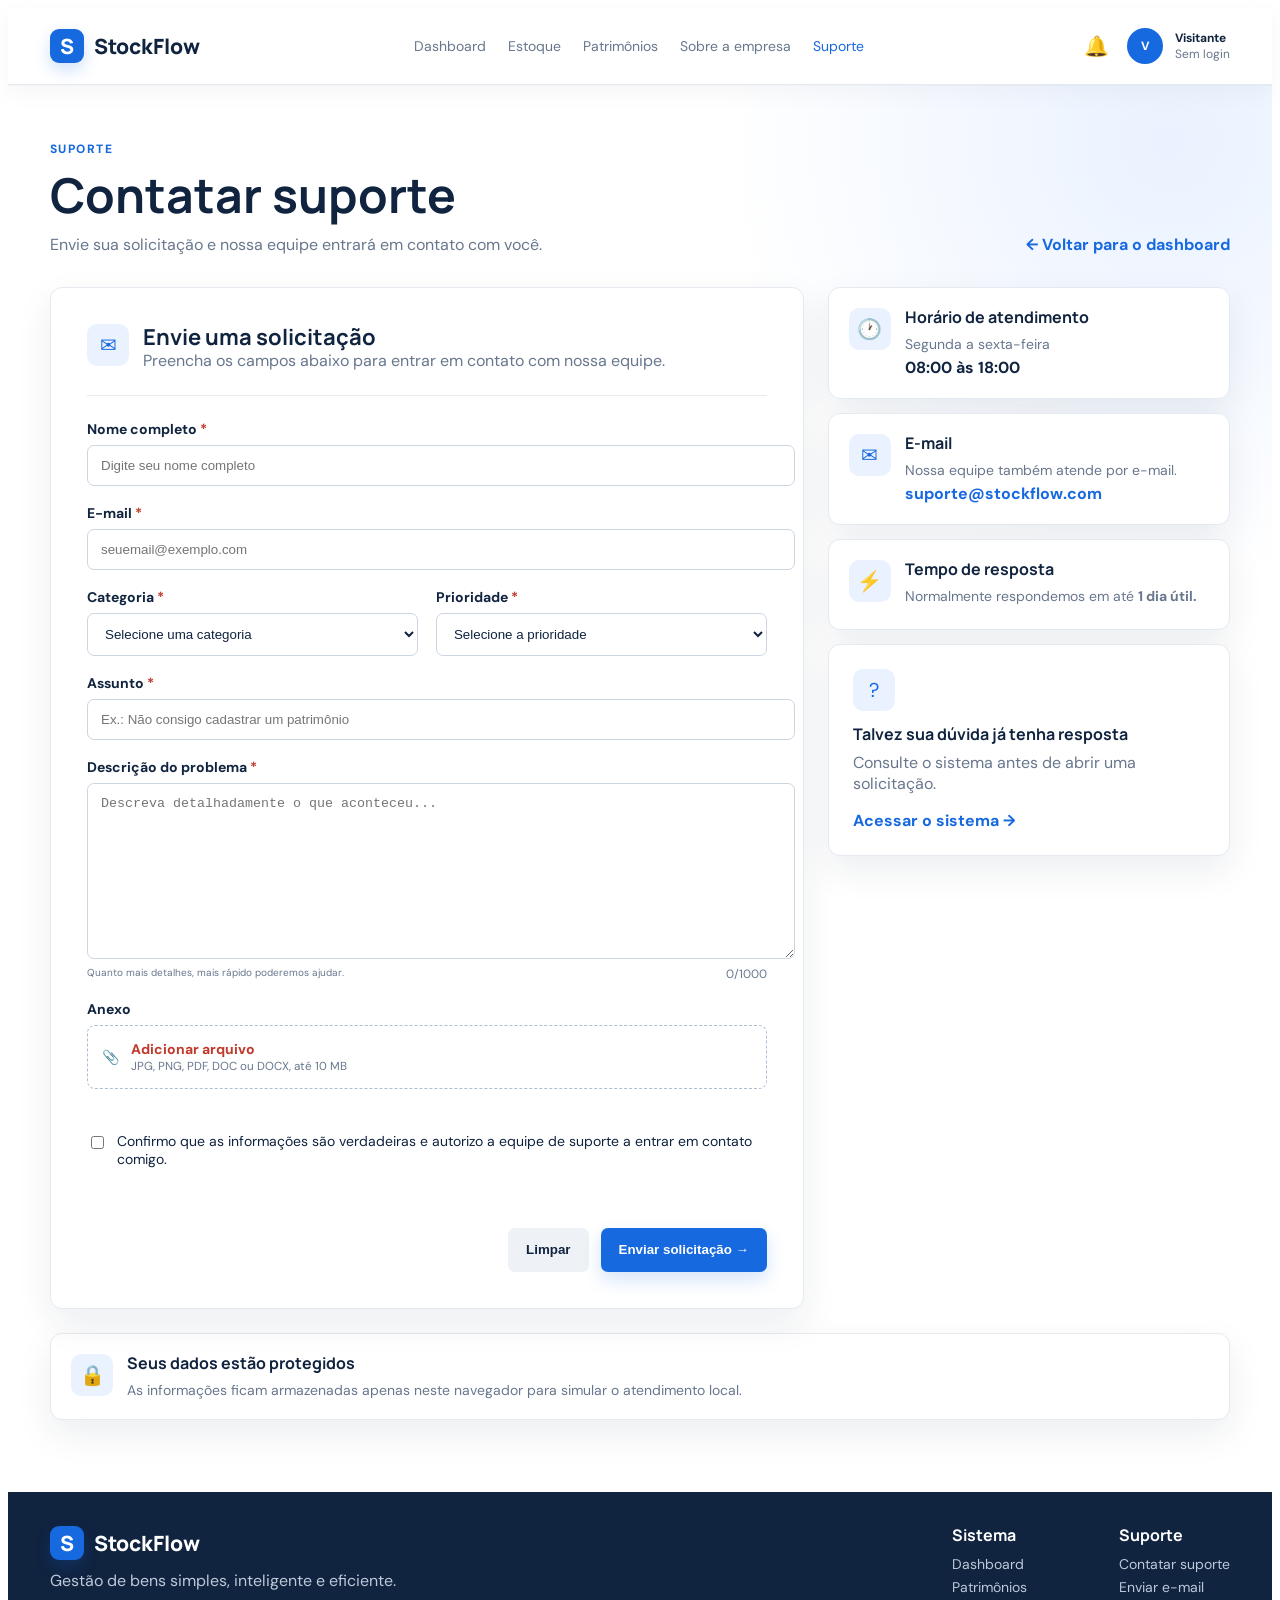
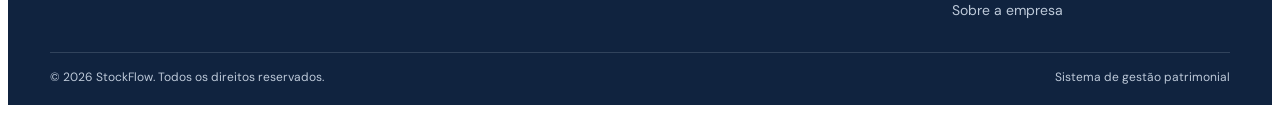
<file: pages/Indexsup.html>
<!DOCTYPE html>
<html lang="pt-BR">
<head>
    <meta charset="UTF-8">
    <meta name="viewport" content="width=device-width, initial-scale=1.0">
    <link rel="preconnect" href="https://fonts.googleapis.com">
    <link rel="preconnect" href="https://fonts.gstatic.com" crossorigin>
    <link href="https://fonts.googleapis.com/css2?family=DM+Sans:wght@400;500;600;700&family=Manrope:wght@600;700;800&display=swap" rel="stylesheet">
<title>Contatar suporte | StockFlow</title>
    <meta name="description" content="Entre em contato com o suporte do StockFlow.">
    <link rel="stylesheet" href="../assets/css/stockflow-theme.css">
    <link rel="stylesheet" href="../assets/css/stockflow-support.css">
</head>
<body>
    <header class="header"><div class="header-container">
        <a href="index.html#dashboard" class="logo" aria-label="Ir para o dashboard StockFlow"><span class="logo-icon">S</span><span>StockFlow</span></a>
        <nav class="navigation" aria-label="Navegação principal"><a href="index.html#dashboard">Dashboard</a><a href="index.html#estoque">Estoque</a><a href="index.html#patrimonios">Patrimônios</a><a href="infotec.html">Sobre a empresa</a><a href="Indexsup.html" class="active" aria-current="page">Suporte</a></nav>
        <div class="user-area"><button class="notification-button" type="button" id="notificationButton" aria-label="Ver notificações">🔔</button><div class="user-profile"><div class="user-avatar">V</div><div class="user-info"><strong>Visitante</strong><span>Sem login</span></div></div></div>
    </div></header>
    <main class="support-page"><div class="support-container">
        <section class="page-header"><div><span class="page-badge">SUPORTE</span><h1>Contatar suporte</h1><p>Envie sua solicitação e nossa equipe entrará em contato com você.</p></div><a href="index.html#dashboard" class="back-button">← Voltar para o dashboard</a></section>
        <section class="support-grid">
            <div class="support-card"><div class="card-header"><div class="card-icon" aria-hidden="true">✉</div><div><h2>Envie uma solicitação</h2><p>Preencha os campos abaixo para entrar em contato com nossa equipe.</p></div></div>
                <form id="supportForm" class="support-form" novalidate>
                    <div class="form-group"><label for="name">Nome completo <span>*</span></label><input type="text" id="name" name="name" placeholder="Digite seu nome completo" autocomplete="name" minlength="3" maxlength="100" required></div>
                    <div class="form-group"><label for="email">E-mail <span>*</span></label><input type="email" id="email" name="email" placeholder="seuemail@exemplo.com" autocomplete="email" maxlength="254" required></div>
                    <div class="form-row"><div class="form-group"><label for="category">Categoria <span>*</span></label><select id="category" name="category" required><option value="">Selecione uma categoria</option><option>Problema no estoque</option><option>Patrimônios</option><option>Conta e acesso</option><option>Problema no sistema</option><option>Dúvida</option><option>Outro</option></select></div><div class="form-group"><label for="priority">Prioridade <span>*</span></label><select id="priority" name="priority" required><option value="">Selecione a prioridade</option><option>Baixa</option><option>Média</option><option>Alta</option><option>Urgente</option></select></div></div>
                    <div class="form-group"><label for="subject">Assunto <span>*</span></label><input type="text" id="subject" name="subject" placeholder="Ex.: Não consigo cadastrar um patrimônio" minlength="3" maxlength="120" required></div>
                    <div class="form-group"><label for="message">Descrição do problema <span>*</span></label><textarea id="message" name="message" minlength="10" maxlength="1000" placeholder="Descreva detalhadamente o que aconteceu..." required></textarea><div class="textarea-footer"><small>Quanto mais detalhes, mais rápido poderemos ajudar.</small><span id="characterCount">0/1000</span></div></div>
                    <div class="form-group"><label for="attachment">Anexo</label><div class="file-upload"><input type="file" id="attachment" name="attachment" accept=".jpg,.jpeg,.png,.pdf,.doc,.docx"><label for="attachment" class="file-label"><span aria-hidden="true">📎</span><span><strong>Adicionar arquivo</strong><small>JPG, PNG, PDF, DOC ou DOCX, até 10 MB</small></span></label></div><small id="fileName" class="file-name"></small></div>
                    <div class="form-checkbox"><input type="checkbox" id="terms" name="terms" required><label for="terms">Confirmo que as informações são verdadeiras e autorizo a equipe de suporte a entrar em contato comigo.</label></div>
                    <div id="formStatus" class="form-status" role="status" aria-live="polite"></div><div class="form-actions"><button type="reset" class="btn btn-secondary">Limpar</button><button type="submit" class="btn btn-primary">Enviar solicitação <span aria-hidden="true">→</span></button></div>
                </form>
            </div>
            <aside class="support-sidebar" aria-label="Informações de suporte"><div class="info-card"><div class="info-icon" aria-hidden="true">🕐</div><div><h3>Horário de atendimento</h3><p>Segunda a sexta-feira</p><strong>08:00 às 18:00</strong></div></div><div class="info-card"><div class="info-icon" aria-hidden="true">✉</div><div><h3>E-mail</h3><p>Nossa equipe também atende por e-mail.</p><a href="mailto:suporte@stockflow.com">suporte@stockflow.com</a></div></div><div class="info-card"><div class="info-icon" aria-hidden="true">⚡</div><div><h3>Tempo de resposta</h3><p>Normalmente respondemos em até <strong>1 dia útil.</strong></p></div></div><div class="faq-card"><div class="faq-icon" aria-hidden="true">?</div><h3>Talvez sua dúvida já tenha resposta</h3><p>Consulte o sistema antes de abrir uma solicitação.</p><a href="index.html#dashboard" class="faq-link">Acessar o sistema →</a></div></aside>
        </section>
        <section class="security-notice"><div class="security-icon" aria-hidden="true">🔒</div><div><h3>Seus dados estão protegidos</h3><p>As informações ficam armazenadas apenas neste navegador para simular o atendimento local.</p></div></section>
    </div></main>
    <footer class="footer"><div class="footer-container"><div class="footer-brand"><a href="index.html#dashboard" class="logo"><span class="logo-icon">S</span><span>StockFlow</span></a><p>Gestão de bens simples, inteligente e eficiente.</p></div><div class="footer-links"><div><h4>Sistema</h4><a href="index.html#dashboard">Dashboard</a><a href="index.html#patrimonios">Patrimônios</a><a href="infotec.html">Sobre a empresa</a></div><div><h4>Suporte</h4><a href="Indexsup.html">Contatar suporte</a><a href="mailto:suporte@stockflow.com">Enviar e-mail</a></div></div></div><div class="footer-bottom"><span>© 2026 StockFlow. Todos os direitos reservados.</span><span>Sistema de gestão patrimonial</span></div></footer>
    <script src="../assets/js/support.js"></script>
</body>
</html>
</file>
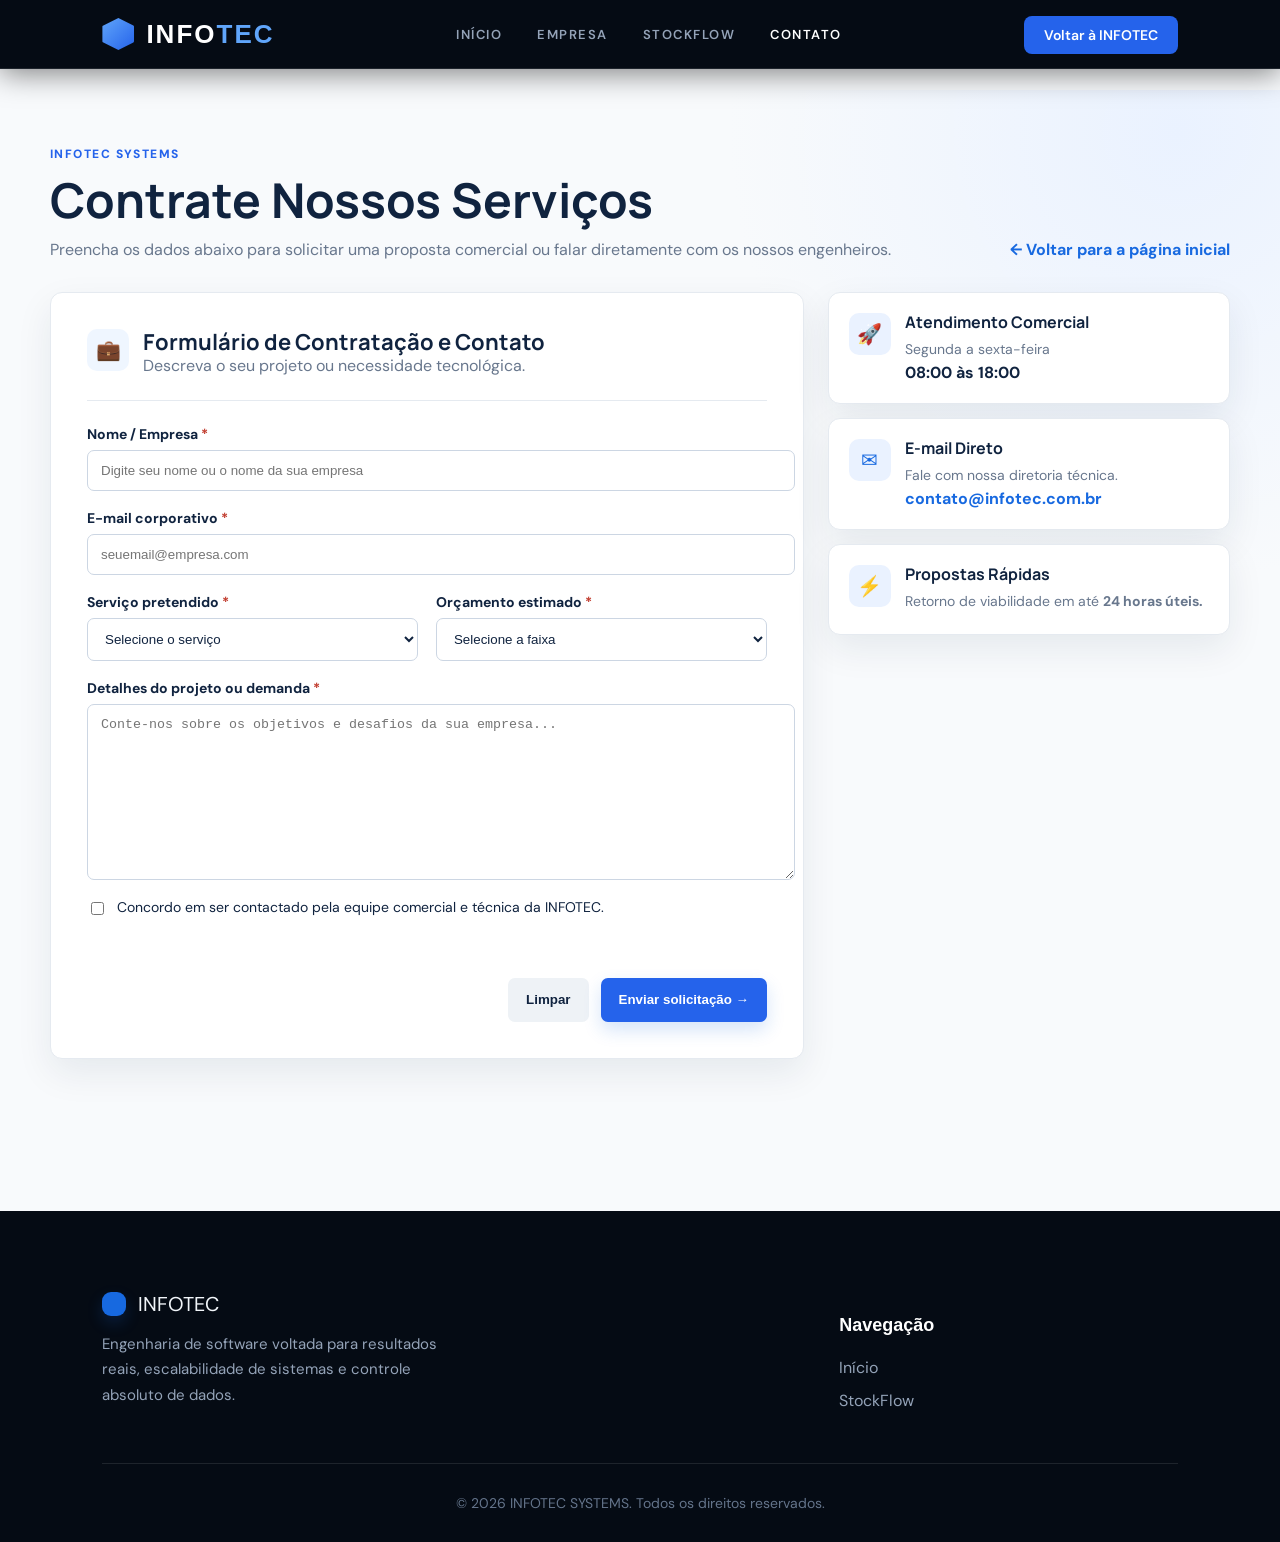
<file: pages/infotec-contato.html>
<!DOCTYPE html>
<html lang="pt-BR">
<head>
    <meta charset="UTF-8">
    <meta name="viewport" content="width=device-width, initial-scale=1.0">
    <link rel="preconnect" href="https://fonts.googleapis.com">
    <link rel="preconnect" href="https://fonts.gstatic.com" crossorigin>
    <link href="https://fonts.googleapis.com/css2?family=DM+Sans:wght@400;500;600;700&family=Manrope:wght@600;700;800&display=swap" rel="stylesheet">
<title>Contato e Contratação | INFOTEC</title>
    <meta name="description" content="Entre em contato com a INFOTEC e contrate nossos serviços tecnológicos.">
    <link rel="stylesheet" href="../assets/css/theme.css">
    <style>
        body {
            background-color: #f8fafc;
            margin: 0;
            padding-top: 90px;
        }
        .infotec-header {
            background-color: #050b14;
            border-bottom: 1px solid rgba(255,255,255,0.1);
            position: fixed;
            top: 0;
            left: 0;
            width: 100%;
            z-index: 1000;
            display: flex;
            align-items: center;
            justify-content: space-between;
            padding: 18px 8%;
            box-shadow: 0 4px 30px rgba(0,0,0,0.5);
            box-sizing: border-box;
        }
        .infotec-header .logo-container {
            display: flex;
            align-items: center;
            gap: 12px;
            cursor: pointer;
            text-decoration: none;
        }
        .infotec-header .logo-icon {
            width: 32px;
            height: 32px;
            background: linear-gradient(135deg, #60a5fa, #2563eb);
            clip-path: polygon(50% 0%, 100% 25%, 100% 75%, 50% 100%, 0% 75%, 0% 25%);
            display: flex;
            align-items: center;
            justify-content: center;
        }
        .infotec-header .logo-text {
            font-family: 'Space Grotesk', sans-serif;
            font-size: 26px;
            font-weight: 700;
            color: #ffffff;
            letter-spacing: 2px;
        }
        .infotec-header .logo-text span {
            color: #60a5fa;
        }
        .infotec-header .navigation {
            display: flex;
            gap: 35px;
            align-items: center;
        }
        .infotec-header .navigation a {
            font-size: 13px;
            font-weight: 600;
            color: #94a3b8;
            text-transform: uppercase;
            letter-spacing: 1.5px;
            text-decoration: none;
            transition: color 0.3s;
        }
        .infotec-header .navigation a:hover, 
        .infotec-header .navigation .active {
            color: #ffffff;
        }
        .header-action-btn {
            background-color: #2563eb;
            color: #ffffff;
            padding: 10px 20px;
            border-radius: 8px;
            font-weight: 600;
            font-size: 14px;
            text-decoration: none;
            transition: background 0.3s;
        }
        .header-action-btn:hover {
            background-color: #1d4ed8;
        }
        /* Rodapé Alinhado */
        .footer-custom {
            background-color: #050b14;
            padding: 80px 8% 30px;
            color: #f1f5f9;
            margin-top: 80px;
        }
        .footer-custom-grid {
            display: grid;
            grid-template-columns: 2fr 1fr;
            gap: 60px;
            margin-bottom: 40px;
        }
        .footer-custom p {
            color: #94a3b8;
            font-size: 15px;
            margin-top: 15px;
            line-height: 1.7;
            max-width: 350px;
        }
        .footer-custom h4 {
            font-family: 'Space Grotesk', sans-serif;
            color: #ffffff;
            margin-bottom: 20px;
            font-size: 18px;
        }
        .footer-custom ul {
            list-style: none;
            padding: 0;
            margin: 0;
        }
        .footer-custom ul li {
            margin-bottom: 12px;
        }
        .footer-custom ul a {
            color: #94a3b8;
            text-decoration: none;
            transition: color 0.3s;
        }
        .footer-custom ul a:hover {
            color: #60a5fa;
        }
        .footer-custom-bottom {
            text-align: center;
            padding-top: 30px;
            border-top: 1px solid rgba(255, 255, 255, 0.1);
            color: #64748b;
            font-size: 14px;
        }
        .infotec-menu-toggle {
            display: none;
            width: 42px;
            height: 42px;
            padding: 9px;
            border: 1px solid rgba(255,255,255,.2);
            border-radius: 8px;
            background: transparent;
            cursor: pointer;
            flex-direction: column;
            justify-content: center;
            gap: 5px;
        }
        .infotec-menu-toggle span {
            display: block;
            width: 100%;
            height: 2px;
            background: #fff;
            border-radius: 2px;
        }
        @media (max-width: 900px) {
            .infotec-header { padding: 14px 5%; }
            .infotec-menu-toggle { display: flex; }
            .infotec-header .navigation {
                display: none;
                position: absolute;
                top: 100%;
                left: 0;
                right: 0;
                padding: 20px 5%;
                background: #050b14;
                border-top: 1px solid rgba(255,255,255,.1);
                flex-direction: column;
                align-items: flex-start;
                gap: 22px;
            }
            .infotec-header .navigation.active { display: flex; }
            .footer-custom-grid { grid-template-columns: 1fr; gap: 40px; }
        }
        @media (max-width: 480px) {
            .infotec-header .header-action-btn { display: none; }
        }

    </style>
</head>
<body>
    <header class="infotec-header">
        <a href="infotec.html" class="logo-container">
            <div class="logo-icon"></div>
            <div class="logo-text">INFO<span>TEC</span></div>
        </a>
        <nav id="infotecNavigation" class="navigation" aria-label="Navegação principal">
            <a href="infotec.html">Início</a>
            <a href="infotec.html#sobre">Empresa</a>
            <a href="index.html">StockFlow</a>
            <a href="infotec-contato.html" class="active" aria-current="page">Contato</a>
        </nav>
        <button type="button" class="infotec-menu-toggle"
                id="infotecMenuToggle" aria-label="Abrir menu"
                aria-expanded="false" aria-controls="infotecNavigation">
            <span></span><span></span><span></span>
        </button>
        <div>
            <a href="infotec.html" class="header-action-btn">Voltar à INFOTEC</a>
        </div>
    </header>

    <main class="support-page"><div class="support-container">
        <section class="page-header">
            <div>
                <span class="page-badge" style="color: #2563eb;">INFOTEC SYSTEMS</span>
                <h1>Contrate Nossos Serviços</h1>
                <p>Preencha os dados abaixo para solicitar uma proposta comercial ou falar diretamente com os nossos engenheiros.</p>
            </div>
            <a href="infotec.html" class="back-button">← Voltar para a página inicial</a>
        </section>

        <section class="support-grid">
            <div class="support-card">
                <div class="card-header">
                    <div class="card-icon" aria-hidden="true" style="background: #eff6ff; color: #2563eb;">💼</div>
                    <div>
                        <h2>Formulário de Contratação e Contato</h2>
                        <p>Descreva o seu projeto ou necessidade tecnológica.</p>
                    </div>
                </div>

                <form id="infotecContactForm" class="support-form" novalidate>
                    <div class="form-group">
                        <label for="name">Nome / Empresa <span>*</span></label>
                        <input type="text" id="name" name="name" placeholder="Digite seu nome ou o nome da sua empresa" required>
                    </div>
                    <div class="form-group">
                        <label for="email">E-mail corporativo <span>*</span></label>
                        <input type="email" id="email" name="email" placeholder="seuemail@empresa.com" required>
                    </div>
                    <div class="form-row">
                        <div class="form-group">
                            <label for="service">Serviço pretendido <span>*</span></label>
                            <select id="service" name="service" required>
                                <option value="">Selecione o serviço</option>
                                <option>Sistema StockFlow</option>
                                <option>Desenvolvimento de Sistemas / ERP</option>
                                <option>Infraestrutura e Redes</option>
                                <option>Consultoria Tecnológica</option>
                                <option>Outro Projeto</option>
                            </select>
                        </div>
                        <div class="form-group">
                            <label for="budget">Orçamento estimado <span>*</span></label>
                            <select id="budget" name="budget" required>
                                <option value="">Selecione a faixa</option>
                                <option>Sob consulta</option>
                                <option>Até R$ 10.000</option>
                                <option>R$ 10.000 - R$ 30.000</option>
                                <option>Acima de R$ 30.000</option>
                            </select>
                        </div>
                    </div>
                    <div class="form-group">
                        <label for="message">Detalhes do projeto ou demanda <span>*</span></label>
                        <textarea id="message" name="message" placeholder="Conte-nos sobre os objetivos e desafios da sua empresa..." required></textarea>
                    </div>
                    <div class="form-checkbox">
                        <input type="checkbox" id="terms" name="terms" required>
                        <label for="terms">Concordo em ser contactado pela equipe comercial e técnica da INFOTEC.</label>
                    </div>
                    <div id="formStatus" class="form-status" role="status" aria-live="polite"></div>
                    <div class="form-actions">
                        <button type="reset" class="btn btn-secondary">Limpar</button>
                        <button type="submit" class="btn btn-primary" style="background: #2563eb;">Enviar solicitação <span>→</span></button>
                    </div>
                </form>
            </div>

            <aside class="support-sidebar" aria-label="Informações de atendimento">
                <div class="info-card">
                    <div class="info-icon" aria-hidden="true">🚀</div>
                    <div>
                        <h3>Atendimento Comercial</h3>
                        <p>Segunda a sexta-feira</p>
                        <strong>08:00 às 18:00</strong>
                    </div>
                </div>
                <div class="info-card">
                    <div class="info-icon" aria-hidden="true">✉</div>
                    <div>
                        <h3>E-mail Direto</h3>
                        <p>Fale com nossa diretoria técnica.</p>
                        <a href="mailto:contato@infotec.com.br">contato@infotec.com.br</a>
                    </div>
                </div>
                <div class="info-card">
                    <div class="info-icon" aria-hidden="true">⚡</div>
                    <div>
                        <h3>Propostas Rápidas</h3>
                        <p>Retorno de viabilidade em até <strong>24 horas úteis.</strong></p>
                    </div>
                </div>
            </aside>
        </section>
    </div></main>

    <footer class="footer-custom">
        <div class="footer-custom-grid">
            <div>
                <div class="logo-container" style="display: flex; align-items: center; gap: 12px; margin-bottom: 10px;">
                    <div class="logo-icon" style="width: 24px; height: 24px;"></div>
                    <div class="logo-text" style="font-size: 20px;">INFO<span>TEC</span></div>
                </div>
                <p>Engenharia de software voltada para resultados reais, escalabilidade de sistemas e controle absoluto de dados.</p>
            </div>
            <div>
                <h4>Navegação</h4>
                <ul>
                    <li><a href="infotec.html">Início</a></li>
                    <li><a href="index.html">StockFlow</a></li>
                </ul>
            </div>
        </div>
        <div class="footer-custom-bottom">
            <span>© 2026 INFOTEC SYSTEMS. Todos os direitos reservados.</span>
        </div>
    </footer>
<script>
(function () {
    const botao = document.getElementById("infotecMenuToggle");
    const menu = document.getElementById("infotecNavigation");
    if (!botao || !menu) return;

    function alternar(aberto) {
        menu.classList.toggle("active", aberto);
        botao.setAttribute("aria-expanded", String(aberto));
        botao.setAttribute("aria-label", aberto ? "Fechar menu" : "Abrir menu");
    }

    botao.addEventListener("click", function () {
        alternar(!menu.classList.contains("active"));
    });

    menu.addEventListener("click", function (event) {
        if (event.target.closest("a")) alternar(false);
    });

    document.addEventListener("keydown", function (event) {
        if (event.key === "Escape" && menu.classList.contains("active")) {
            alternar(false);
            botao.focus();
        }
    });

    window.addEventListener("resize", function () {
        if (window.innerWidth > 900) alternar(false);
    });
})();
</script>

<script src="../assets/js/infotec-contact.js" defer></script>
</body>
</html>
</file>
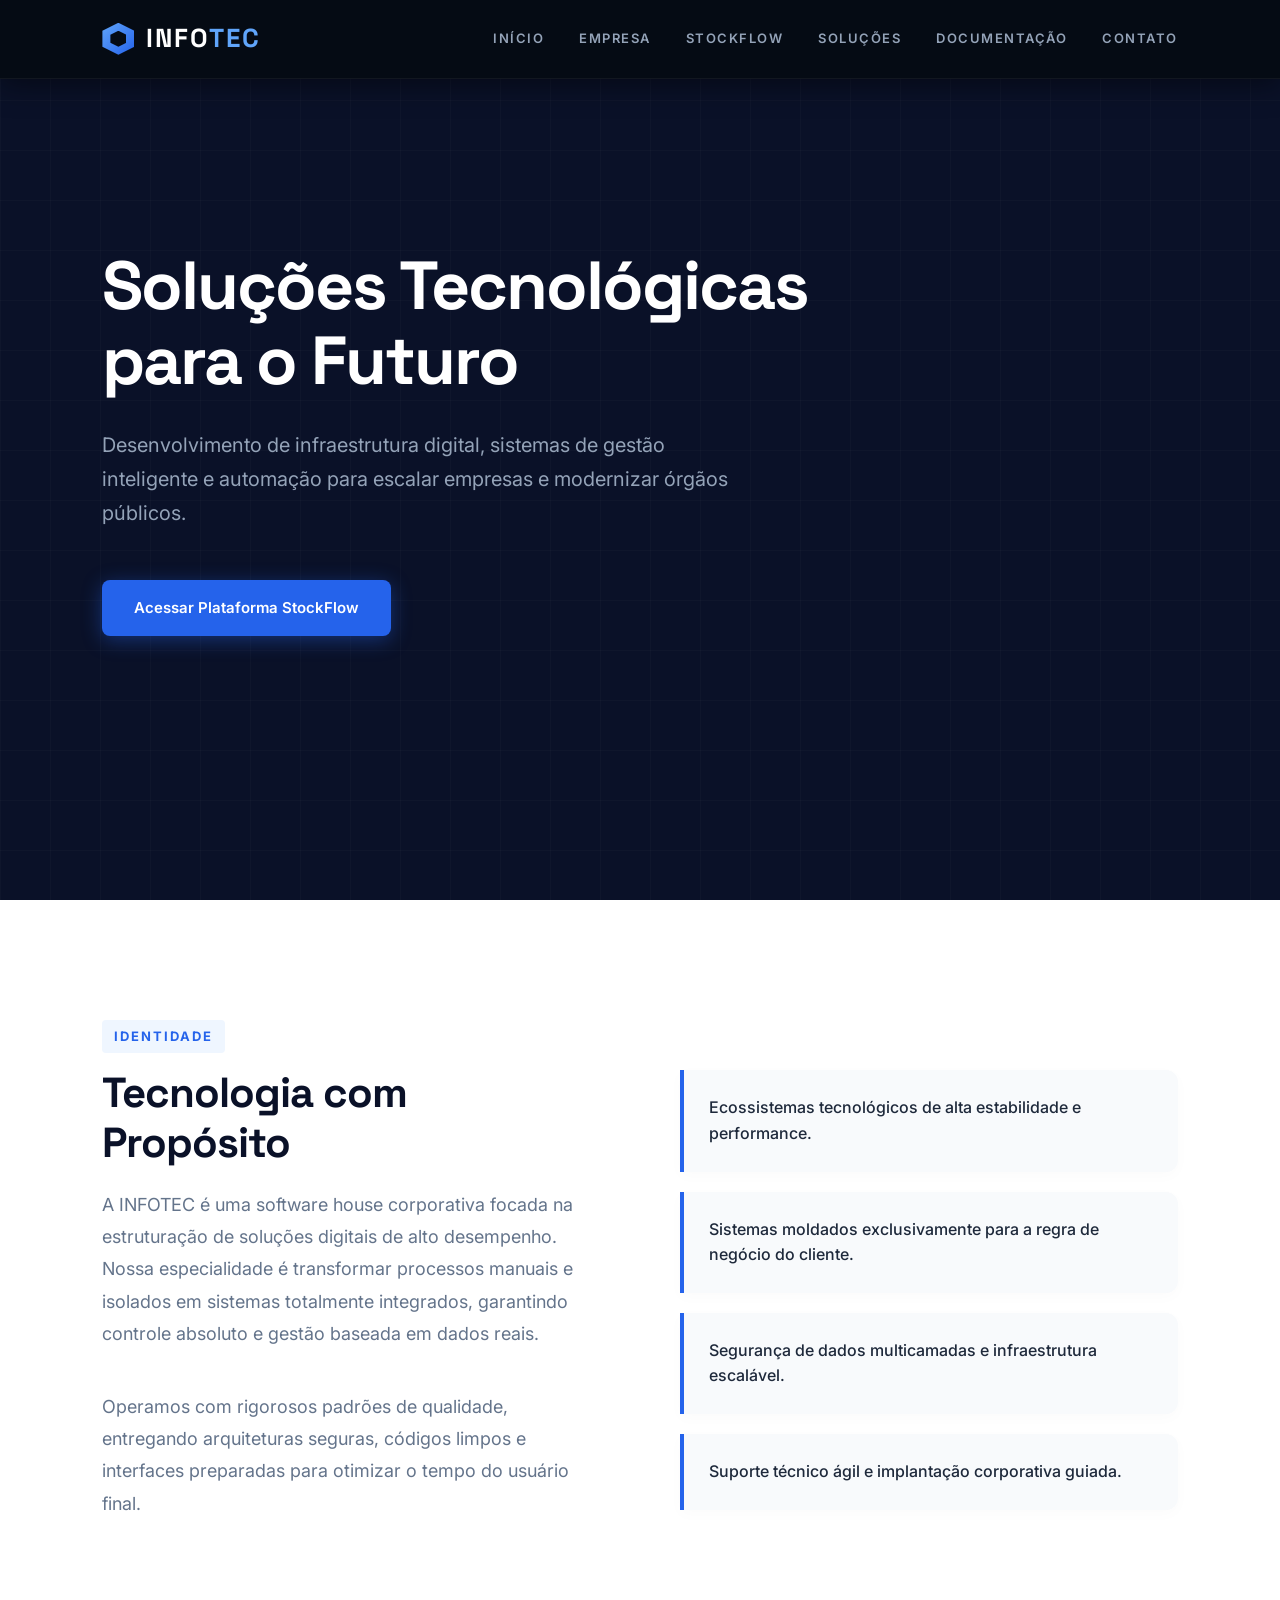
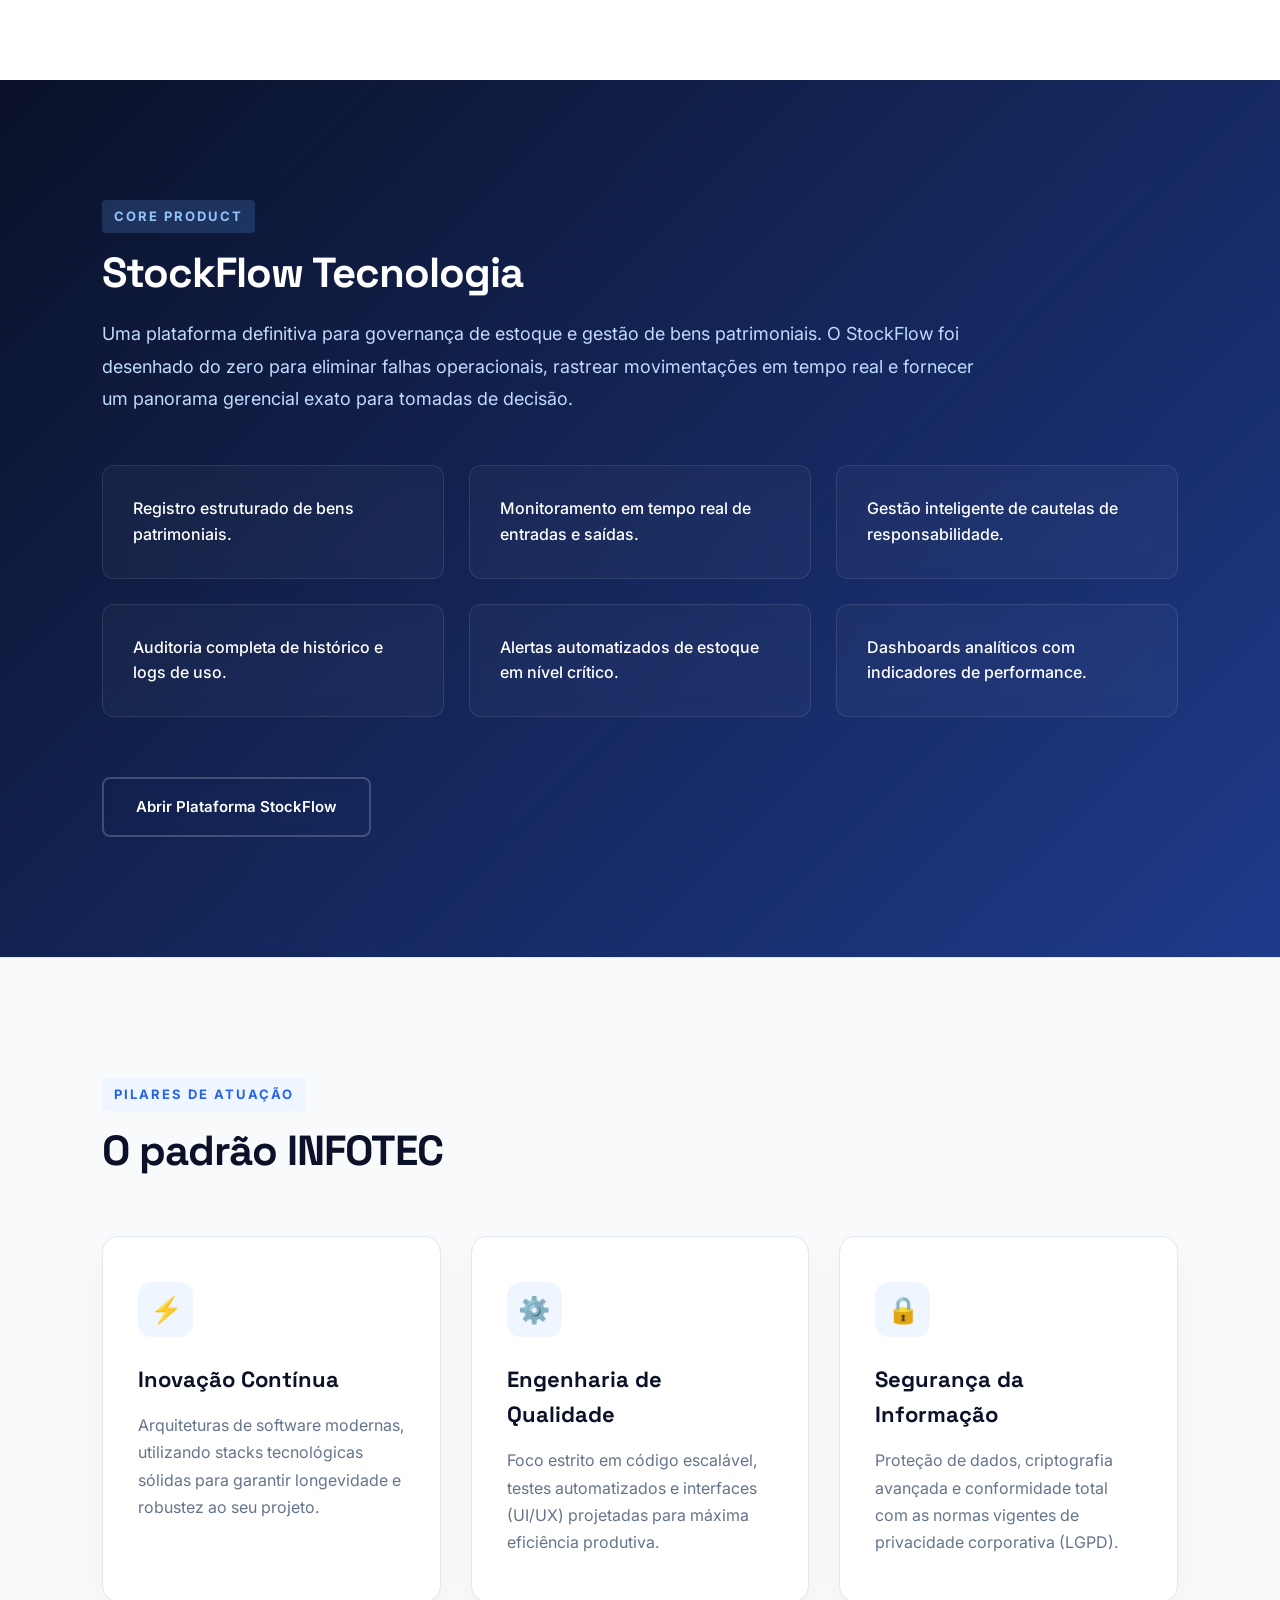
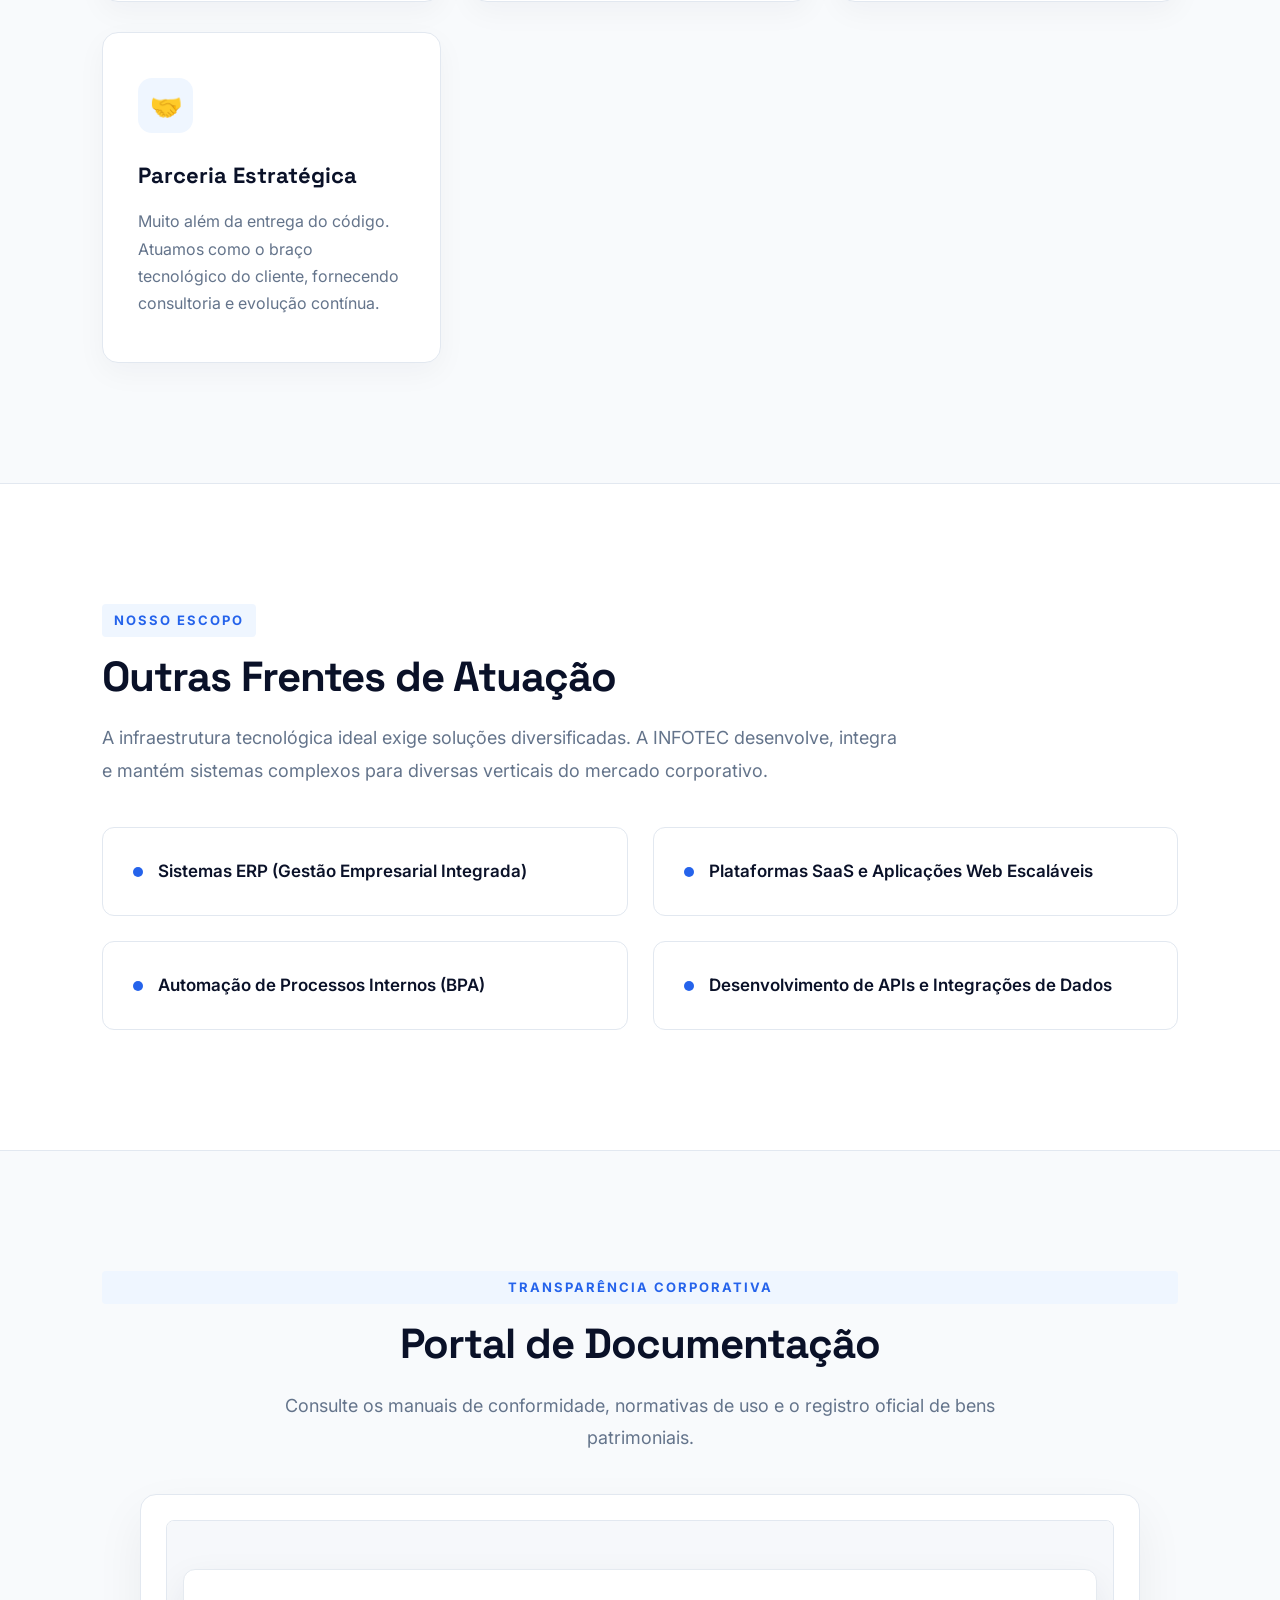
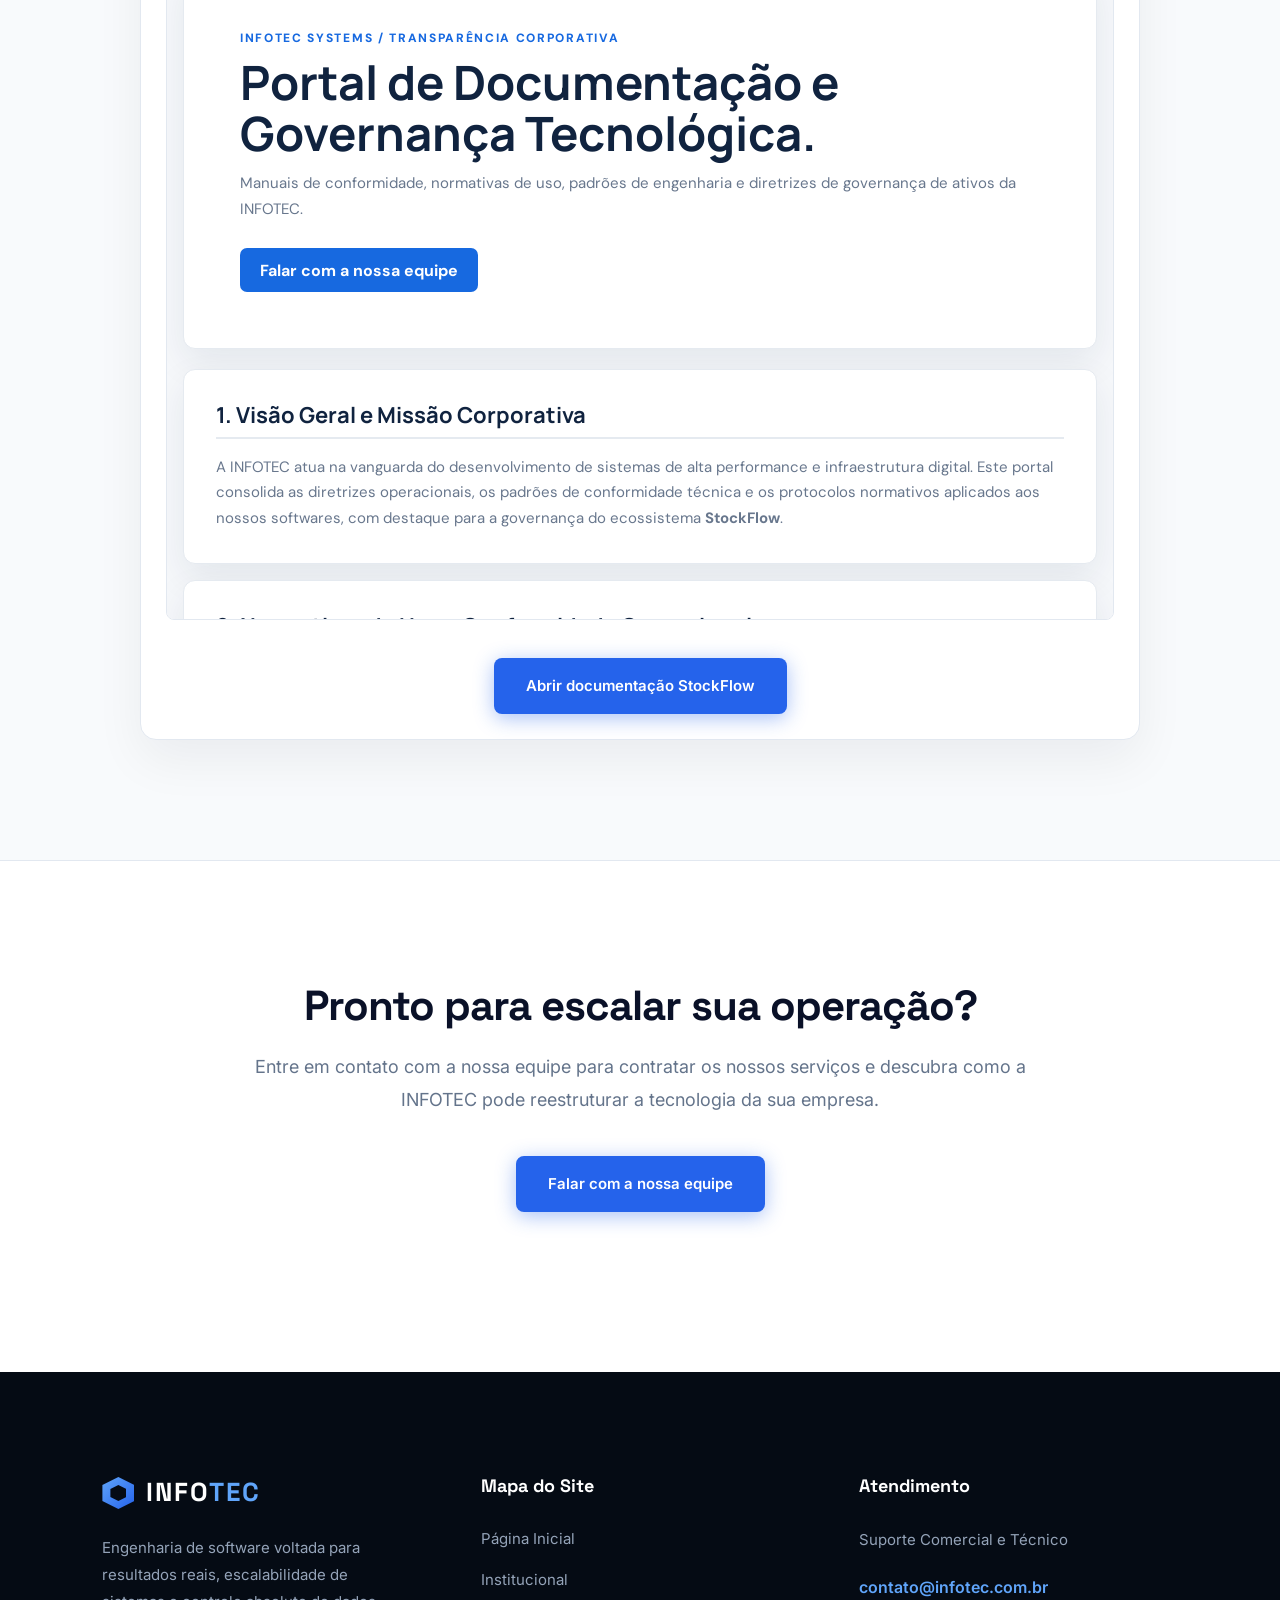
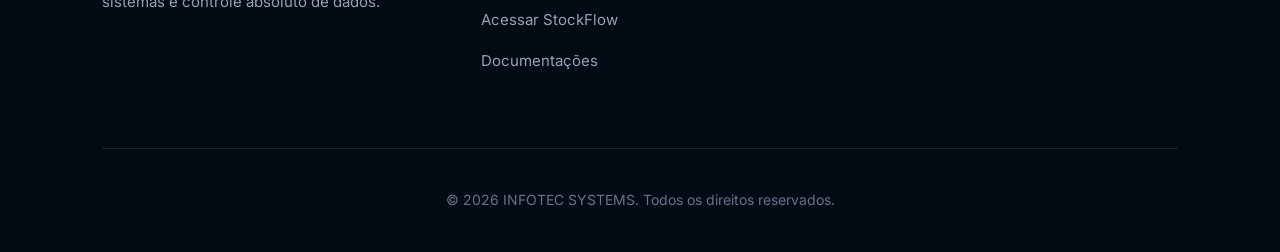
<file: pages/infotec.html>
<!DOCTYPE html>
<html lang="pt-BR">
<head>
    <meta charset="UTF-8">
    <meta name="viewport" content="width=device-width, initial-scale=1.0">
    <title>Infotec - Soluções Tecnológicas</title>
    
    <link rel="preconnect" href="https://fonts.googleapis.com">
    <link rel="preconnect" href="https://fonts.gstatic.com" crossorigin>
    <link href="https://fonts.googleapis.com/css2?family=Inter:wght@300;400;500;600;700&family=Space+Grotesk:wght@600;700&display=swap" rel="stylesheet">

    <style>
        :root {
            --navy-dark: #050b14; 
            --navy-main: #0a1128; 
            --blue-primary: #2563eb; 
            --blue-accent: #60a5fa; 
            --bg-light: #f8fafc; 
            --bg-white: #ffffff;
            --text-dark: #1e293b;
            --text-muted: #64748b;
            --text-light: #f1f5f9;
            --border-color: #e2e8f0;
            --font-main: 'Inter', sans-serif;
            --font-title: 'Space Grotesk', sans-serif;
        }

        * {
            margin: 0;
            padding: 0;
            box-sizing: border-box;
        }

        body {
            font-family: var(--font-main);
            background-color: var(--bg-white);
            color: var(--text-dark);
            line-height: 1.6;
            scroll-behavior: smooth;
        }

        a {
            text-decoration: none;
            color: inherit;
        }

        ul {
            list-style: none;
        }

        /* HEADER */
        .header {
            display: flex;
            justify-content: space-between;
            align-items: center;
            padding: 18px 8%;
            background-color: var(--navy-dark);
            position: fixed;
            width: 100%;
            top: 0;
            z-index: 1000;
            border-bottom: 1px solid rgba(255, 255, 255, 0.05);
            box-shadow: 0 4px 30px rgba(0,0,0,0.5);
        }

        /* LOGO PROFISSIONAL */
        .logo-container {
            display: flex;
            align-items: center;
            gap: 12px;
            cursor: pointer;
        }

        /* Ícone geométrico da logo */
        .logo-icon {
            width: 32px;
            height: 32px;
            background: linear-gradient(135deg, var(--blue-accent), var(--blue-primary));
            clip-path: polygon(50% 0%, 100% 25%, 100% 75%, 50% 100%, 0% 75%, 0% 25%);
            display: flex;
            align-items: center;
            justify-content: center;
        }
        
        .logo-icon::after {
            content: '';
            width: 16px;
            height: 16px;
            background-color: var(--navy-dark);
            clip-path: polygon(50% 0%, 100% 25%, 100% 75%, 50% 100%, 0% 75%, 0% 25%);
        }

        .logo-text {
            font-family: var(--font-title);
            font-size: 26px;
            font-weight: 700;
            color: var(--bg-white);
            letter-spacing: 2px;
        }

        .logo-text span {
            color: var(--blue-accent);
        }

        .nav-menu {
            display: flex;
            gap: 35px;
        }

        .nav-menu a {
            font-size: 13px;
            font-weight: 600;
            color: #94a3b8;
            text-transform: uppercase;
            letter-spacing: 1.5px;
            transition: color 0.3s ease;
        }

        .nav-menu a:hover {
            color: var(--bg-white);
        }

        /* Botão do menu mobile (visível apenas em telas menores) */
        .mobile-menu-btn {
            display: none;
            background: none;
            border: 1px solid rgba(255, 255, 255, 0.2);
            padding: 8px 12px;
            border-radius: 6px;
            color: var(--bg-white);
            font-size: 22px;
            cursor: pointer;
        }

        /* BOTÕES */
        .btn {
            display: inline-flex;
            align-items: center;
            justify-content: center;
            padding: 16px 32px;
            border-radius: 8px;
            font-weight: 600;
            font-size: 15px;
            transition: all 0.3s ease;
            cursor: pointer;
            border: none;
        }

        .btn-primary {
            background-color: var(--blue-primary);
            color: #ffffff;
            box-shadow: 0 4px 20px rgba(37, 99, 235, 0.4);
        }

        .btn-primary:hover {
            background-color: #1d4ed8;
            transform: translateY(-3px);
            box-shadow: 0 8px 25px rgba(37, 99, 235, 0.5);
        }

        .btn-outline {
            background-color: transparent;
            color: var(--bg-white);
            border: 2px solid rgba(255,255,255,0.2);
            backdrop-filter: blur(5px);
        }

        .btn-outline:hover {
            border-color: var(--blue-accent);
            background-color: rgba(96, 165, 250, 0.1);
        }

        /* SEÇÕES GERAIS */
        section {
            padding: 120px 8%;
        }

        .section-title {
            font-family: var(--font-title);
            font-size: 42px;
            font-weight: 700;
            margin-bottom: 20px;
            color: var(--navy-main);
            letter-spacing: -1px;
            line-height: 1.2;
        }

        .section-subtitle {
            display: inline-block;
            font-size: 13px;
            font-weight: 700;
            color: var(--blue-primary);
            margin-bottom: 15px;
            text-transform: uppercase;
            letter-spacing: 2px;
            padding: 6px 12px;
            background-color: #eff6ff;
            border-radius: 4px;
        }

        .text-content {
            color: var(--text-muted);
            font-size: 18px;
            max-width: 800px;
            margin-bottom: 40px;
            line-height: 1.8;
        }

        /* HERO SECTION */
        .hero {
            min-height: 100vh;
            display: flex;
            align-items: center;
            background-color: var(--navy-main);
            background-image: 
                linear-gradient(rgba(255,255,255,0.02) 1px, transparent 1px),
                linear-gradient(90deg, rgba(255,255,255,0.02) 1px, transparent 1px);
            background-size: 50px 50px;
            padding-top: 80px;
        }

        .hero h1 {
            font-family: var(--font-title);
            font-size: 68px;
            font-weight: 700;
            line-height: 1.1;
            margin-top: 25px;
            margin-bottom: 30px;
            color: var(--bg-white);
            letter-spacing: -2px;
            max-width: 850px;
        }

        .hero p {
            font-size: 20px;
            color: #94a3b8;
            margin-bottom: 50px;
            max-width: 650px;
            line-height: 1.7;
        }

        /* SOBRE (BRANCO) */
        .about-grid {
            display: grid;
            grid-template-columns: 1fr 1fr;
            gap: 80px;
            align-items: center;
        }

        .bullet-list {
            display: flex;
            flex-direction: column;
            gap: 20px;
        }

        .bullet-list li {
            color: var(--text-dark);
            font-weight: 500;
            font-size: 16px;
            display: flex;
            align-items: flex-start;
            gap: 15px;
            padding: 25px;
            background: var(--bg-light);
            border-left: 4px solid var(--blue-primary);
            border-radius: 0 12px 12px 0;
            box-shadow: 0 4px 15px rgba(0,0,0,0.02);
        }

        /* STOCKFLOW */
        .stockflow-section {
            background: linear-gradient(135deg, var(--navy-main) 0%, #1e3a8a 100%);
            padding: 120px 8%;
            color: var(--bg-white);
            position: relative;
            overflow: hidden;
        }

        .stockflow-section .section-title {
            color: var(--bg-white);
        }

        .stockflow-section .section-subtitle {
            background-color: rgba(96, 165, 250, 0.2);
            color: #93c5fd;
        }

        .stockflow-section .text-content {
            color: #bfdbfe;
        }

        .stockflow-features {
            display: grid;
            grid-template-columns: repeat(auto-fit, minmax(280px, 1fr));
            gap: 25px;
            margin: 50px 0;
        }

        .sf-item {
            background: rgba(255, 255, 255, 0.03);
            padding: 30px;
            border-radius: 12px;
            border: 1px solid rgba(255,255,255,0.1);
            color: var(--bg-white);
            font-weight: 500;
            backdrop-filter: blur(10px);
            transition: transform 0.3s ease;
        }
        
        .sf-item:hover {
            transform: translateY(-5px);
            background: rgba(255, 255, 255, 0.08);
        }

        /* DIFERENCIAIS */
        .bg-light-section {
            background-color: var(--bg-light);
            border-top: 1px solid var(--border-color);
            border-bottom: 1px solid var(--border-color);
        }

        .differentials-grid {
            display: grid;
            grid-template-columns: repeat(auto-fit, minmax(250px, 1fr));
            gap: 30px;
            margin-top: 60px;
        }

        .card {
            background-color: var(--bg-white);
            padding: 45px 35px;
            border-radius: 16px;
            border: 1px solid var(--border-color);
            box-shadow: 0 10px 30px rgba(15, 23, 42, 0.04);
            transition: all 0.3s ease;
        }

        .card:hover {
            transform: translateY(-8px);
            border-color: var(--blue-accent);
            box-shadow: 0 20px 40px rgba(15, 23, 42, 0.08);
        }

        .icon-badge {
            width: 55px;
            height: 55px;
            background-color: #eff6ff;
            color: var(--blue-primary);
            display: flex;
            align-items: center;
            justify-content: center;
            border-radius: 14px;
            font-size: 26px;
            margin-bottom: 25px;
        }

        .card h3 {
            font-family: var(--font-title);
            font-size: 22px;
            color: var(--navy-main);
            margin-bottom: 15px;
        }

        .card p {
            color: var(--text-muted);
            line-height: 1.7;
        }

        /* PROJETOS E SOLUÇÕES */
        .grid-projetos {
            display: grid;
            grid-template-columns: 1fr 1fr;
            gap: 25px;
            margin-top: 40px;
        }

        .projeto-item {
            padding: 30px;
            border: 1px solid var(--border-color);
            border-radius: 12px;
            font-weight: 600;
            font-size: 17px;
            color: var(--navy-main);
            display: flex;
            align-items: center;
            gap: 15px;
            transition: background 0.3s;
        }

        .projeto-item:hover {
            background-color: var(--bg-light);
        }

        .projeto-item::before {
            content: '';
            width: 10px;
            height: 10px;
            background-color: var(--blue-primary);
            border-radius: 50%;
        }

        /* DOCUMENTAÇÃO */
        .doc-container {
            max-width: 1000px;
            margin: 0 auto;
            background-color: var(--bg-white);
            padding: 25px;
            border-radius: 16px;
            border: 1px solid var(--border-color);
            box-shadow: 0 20px 50px rgba(15, 23, 42, 0.06);
        }

        /* FOOTER */
        .footer {
            background-color: var(--navy-dark);
            padding: 100px 8% 40px;
            color: var(--text-light);
        }

        .footer-grid {
            display: grid;
            grid-template-columns: 1fr 1fr 1fr;
            gap: 60px;
            margin-bottom: 60px;
        }

        .footer p {
            color: #94a3b8;
            font-size: 15px;
            margin-top: 20px;
            line-height: 1.8;
            max-width: 300px;
        }

        .footer-links h4 {
            font-family: var(--font-title);
            color: var(--bg-white);
            margin-bottom: 25px;
            font-size: 18px;
        }

        .footer-links ul li {
            margin-bottom: 15px;
        }

        .footer-links ul a {
            color: #94a3b8;
            font-size: 15px;
            transition: color 0.3s;
        }

        .footer-links ul a:hover {
            color: var(--blue-accent);
        }

        .footer-bottom {
            text-align: center;
            padding-top: 40px;
            border-top: 1px solid rgba(255, 255, 255, 0.1);
            color: #64748b;
            font-size: 14px;
        }

        /* RESPONSIVIDADE PARA TELEMÓVEIS (Até 1024px para abranger tablets e telemóveis grandes) */
        @media (max-width: 1024px) {
            .hero h1 { font-size: 48px; }
            .about-grid, .grid-projetos { grid-template-columns: 1fr; }
            .footer-grid { grid-template-columns: 1fr; gap: 50px; }
            
            /* Exibir botão do menu hamburguer */
            .mobile-menu-btn {
                display: flex !important;
                align-items: center;
                justify-content: center;
            }

            /* Esconde o menu padrão e transforma em dropdown móvel */
            .nav-menu {
                display: none;
                flex-direction: column;
                position: absolute;
                top: 100%;
                left: 0;
                width: 100%;
                background-color: var(--navy-dark);
                padding: 25px 8%;
                gap: 20px;
                border-bottom: 1px solid rgba(255, 255, 255, 0.1);
                box-shadow: 0 15px 30px rgba(0,0,0,0.6);
            }

            .nav-menu.active {
                display: flex;
            }
        }
    </style>
</head>
<body>

    <header class="header">
        <div class="logo-container" onclick="window.scrollTo(0,0)">
            <div class="logo-icon"></div>
            <div class="logo-text">INFO<span>TEC</span></div>
        </div>

        <button class="mobile-menu-btn" onclick="toggleMobileMenu()">
            ☰
        </button>

        <nav class="nav-menu" id="navMenu">
            <a href="#hero" onclick="closeMobileMenu()">Início</a>
            <a href="#sobre" onclick="closeMobileMenu()">Empresa</a>
            <a href="index.html">StockFlow</a>
            <a href="#projetos" onclick="closeMobileMenu()">Soluções</a>
            <a href="#documentacao" onclick="closeMobileMenu()">Documentação</a>
            <a href="infotec-contato.html">Contato</a>
           
        </nav>
    </header>

    <section id="hero" class="hero">
        <div>
            <h1>Soluções Tecnológicas para o Futuro</h1>
            <p>Desenvolvimento de infraestrutura digital, sistemas de gestão inteligente e automação para escalar empresas e modernizar órgãos públicos.</p>
            
            <a href="index.html" class="btn btn-primary">Acessar Plataforma StockFlow</a>
        </div>
    </section>

    <section id="sobre">
        <div class="about-grid">
            <div>
                <div class="section-subtitle">Identidade</div>
                <h2 class="section-title">Tecnologia com Propósito</h2>
                <p class="text-content">
                    A INFOTEC é uma software house corporativa focada na estruturação de soluções digitais de alto desempenho. 
                    Nossa especialidade é transformar processos manuais e isolados em sistemas totalmente integrados, 
                    garantindo controle absoluto e gestão baseada em dados reais.
                </p>
                <p class="text-content">
                    Operamos com rigorosos padrões de qualidade, entregando arquiteturas seguras, códigos limpos e interfaces preparadas para otimizar o tempo do usuário final.
                </p>
            </div>
            <div>
                <ul class="bullet-list">
                    <li>Ecossistemas tecnológicos de alta estabilidade e performance.</li>
                    <li>Sistemas moldados exclusivamente para a regra de negócio do cliente.</li>
                    <li>Segurança de dados multicamadas e infraestrutura escalável.</li>
                    <li>Suporte técnico ágil e implantação corporativa guiada.</li>
                </ul>
            </div>
        </div>
    </section>

    <div id="stockflow" class="stockflow-section">
        <div class="section-subtitle">Core Product</div>
        <h2 class="section-title">StockFlow Tecnologia</h2>
        
        <p class="text-content" style="max-width: 900px;">
            Uma plataforma definitiva para governança de estoque e gestão de bens patrimoniais. O StockFlow foi desenhado do zero para eliminar falhas operacionais, rastrear movimentações em tempo real e fornecer um panorama gerencial exato para tomadas de decisão.
        </p>

        <div class="stockflow-features">
            <div class="sf-item">Registro estruturado de bens patrimoniais.</div>
            <div class="sf-item">Monitoramento em tempo real de entradas e saídas.</div>
            <div class="sf-item">Gestão inteligente de cautelas de responsabilidade.</div>
            <div class="sf-item">Auditoria completa de histórico e logs de uso.</div>
            <div class="sf-item">Alertas automatizados de estoque em nível crítico.</div>
            <div class="sf-item">Dashboards analíticos com indicadores de performance.</div>
        </div>

        <a href="index.html" class="btn btn-outline" style="margin-top: 10px;">Abrir Plataforma StockFlow</a>
    </div>

    <section id="diferenciais" class="bg-light-section">
        <div class="section-subtitle">Pilares de Atuação</div>
        <h2 class="section-title">O padrão INFOTEC</h2>
        
        <div class="differentials-grid">
            <div class="card">
                <div class="icon-badge">⚡</div>
                <h3>Inovação Contínua</h3>
                <p>Arquiteturas de software modernas, utilizando stacks tecnológicas sólidas para garantir longevidade e robustez ao seu projeto.</p>
            </div>
            <div class="card">
                <div class="icon-badge">⚙️</div>
                <h3>Engenharia de Qualidade</h3>
                <p>Foco estrito em código escalável, testes automatizados e interfaces (UI/UX) projetadas para máxima eficiência produtiva.</p>
            </div>
            <div class="card">
                <div class="icon-badge">🔒</div>
                <h3>Segurança da Informação</h3>
                <p>Proteção de dados, criptografia avançada e conformidade total com as normas vigentes de privacidade corporativa (LGPD).</p>
            </div>
            <div class="card">
                <div class="icon-badge">🤝</div>
                <h3>Parceria Estratégica</h3>
                <p>Muito além da entrega do código. Atuamos como o braço tecnológico do cliente, fornecendo consultoria e evolução contínua.</p>
            </div>
        </div>
    </section>

    <section id="projetos">
        <div class="section-subtitle">Nosso Escopo</div>
        <h2 class="section-title">Outras Frentes de Atuação</h2>
        <p class="text-content">
            A infraestrutura tecnológica ideal exige soluções diversificadas. A INFOTEC desenvolve, integra e mantém sistemas complexos para diversas verticais do mercado corporativo.
        </p>
        
        <div class="grid-projetos">
            <div class="projeto-item">Sistemas ERP (Gestão Empresarial Integrada)</div>
            <div class="projeto-item">Plataformas SaaS e Aplicações Web Escaláveis</div>
            <div class="projeto-item">Automação de Processos Internos (BPA)</div>
            <div class="projeto-item">Desenvolvimento de APIs e Integrações de Dados</div>
        </div>
    </section>

    <section id="documentacao" class="bg-light-section" style="text-align: center;">
        <div class="section-subtitle" style="justify-content: center; display: flex;">Transparência Corporativa</div>
        <h2 class="section-title">Portal de Documentação</h2>
        <p class="text-content" style="margin: 0 auto 40px;">
            Consulte os manuais de conformidade, normativas de uso e o registro oficial de bens patrimoniais.
        </p>
        
        <div class="doc-container">
            <iframe src="../docs/documentacao.html" title="Documentação StockFlow" width="100%" height="700px" style="border: 1px solid var(--border-color); background-color: #fff; border-radius: 8px;"></iframe>
            <div style="margin-top: 30px; text-align: center;">
                <a href="../docs/documentacao.html" class="btn btn-primary">
                    Abrir documentação StockFlow
                </a>
            </div>
        </div>
    </section>

    <section id="contato" style="text-align: center; padding-bottom: 160px;">
        <h2 class="section-title">Pronto para escalar sua operação?</h2>
        <p class="text-content" style="margin: 0 auto 40px;">
            Entre em contato com a nossa equipe para contratar os nossos serviços e descubra como a INFOTEC pode reestruturar a tecnologia da sua empresa.
        </p>
        <a class="btn btn-primary" href="infotec-contato.html">Falar com a nossa equipe</a>
    </section>

    <footer class="footer">
        <div class="footer-grid">
            <div>
                <div class="logo-container" style="margin-bottom: 20px;">
                    <div class="logo-icon"></div>
                    <div class="logo-text">INFO<span>TEC</span></div>
                </div>
                <p>Engenharia de software voltada para resultados reais, escalabilidade de sistemas e controle absoluto de dados.</p>
            </div>
            <div class="footer-links">
                <h4>Mapa do Site</h4>
                <ul>
                    <li><a href="#hero">Página Inicial</a></li>
                    <li><a href="#sobre">Institucional</a></li>
                    <li><a href="index.html">Acessar StockFlow</a></li>
                    <li><a href="#documentacao">Documentações</a></li>
                </ul>
            </div>
            <div class="footer-links">
                <h4>Atendimento</h4>
                <p style="margin-bottom: 8px;">Suporte Comercial e Técnico</p>
                <p style="color: var(--blue-accent); font-weight: 600; font-size: 16px;">contato@infotec.com.br</p>
            </div>
        </div>
        <div class="footer-bottom">
            © 2026 INFOTEC SYSTEMS. Todos os direitos reservados.
        </div>
    </footer>

    <!-- Script para gerenciar o menu mobile da INFOTEC -->
    <script>
        function toggleMobileMenu() {
            const navMenu = document.getElementById('navMenu');
            if (navMenu) {
                navMenu.classList.toggle('active');
            }
        }

        function closeMobileMenu() {
            const navMenu = document.getElementById('navMenu');
            if (navMenu) {
                navMenu.classList.remove('active');
            }
        }
    </script>
</body>
</html>
</file>
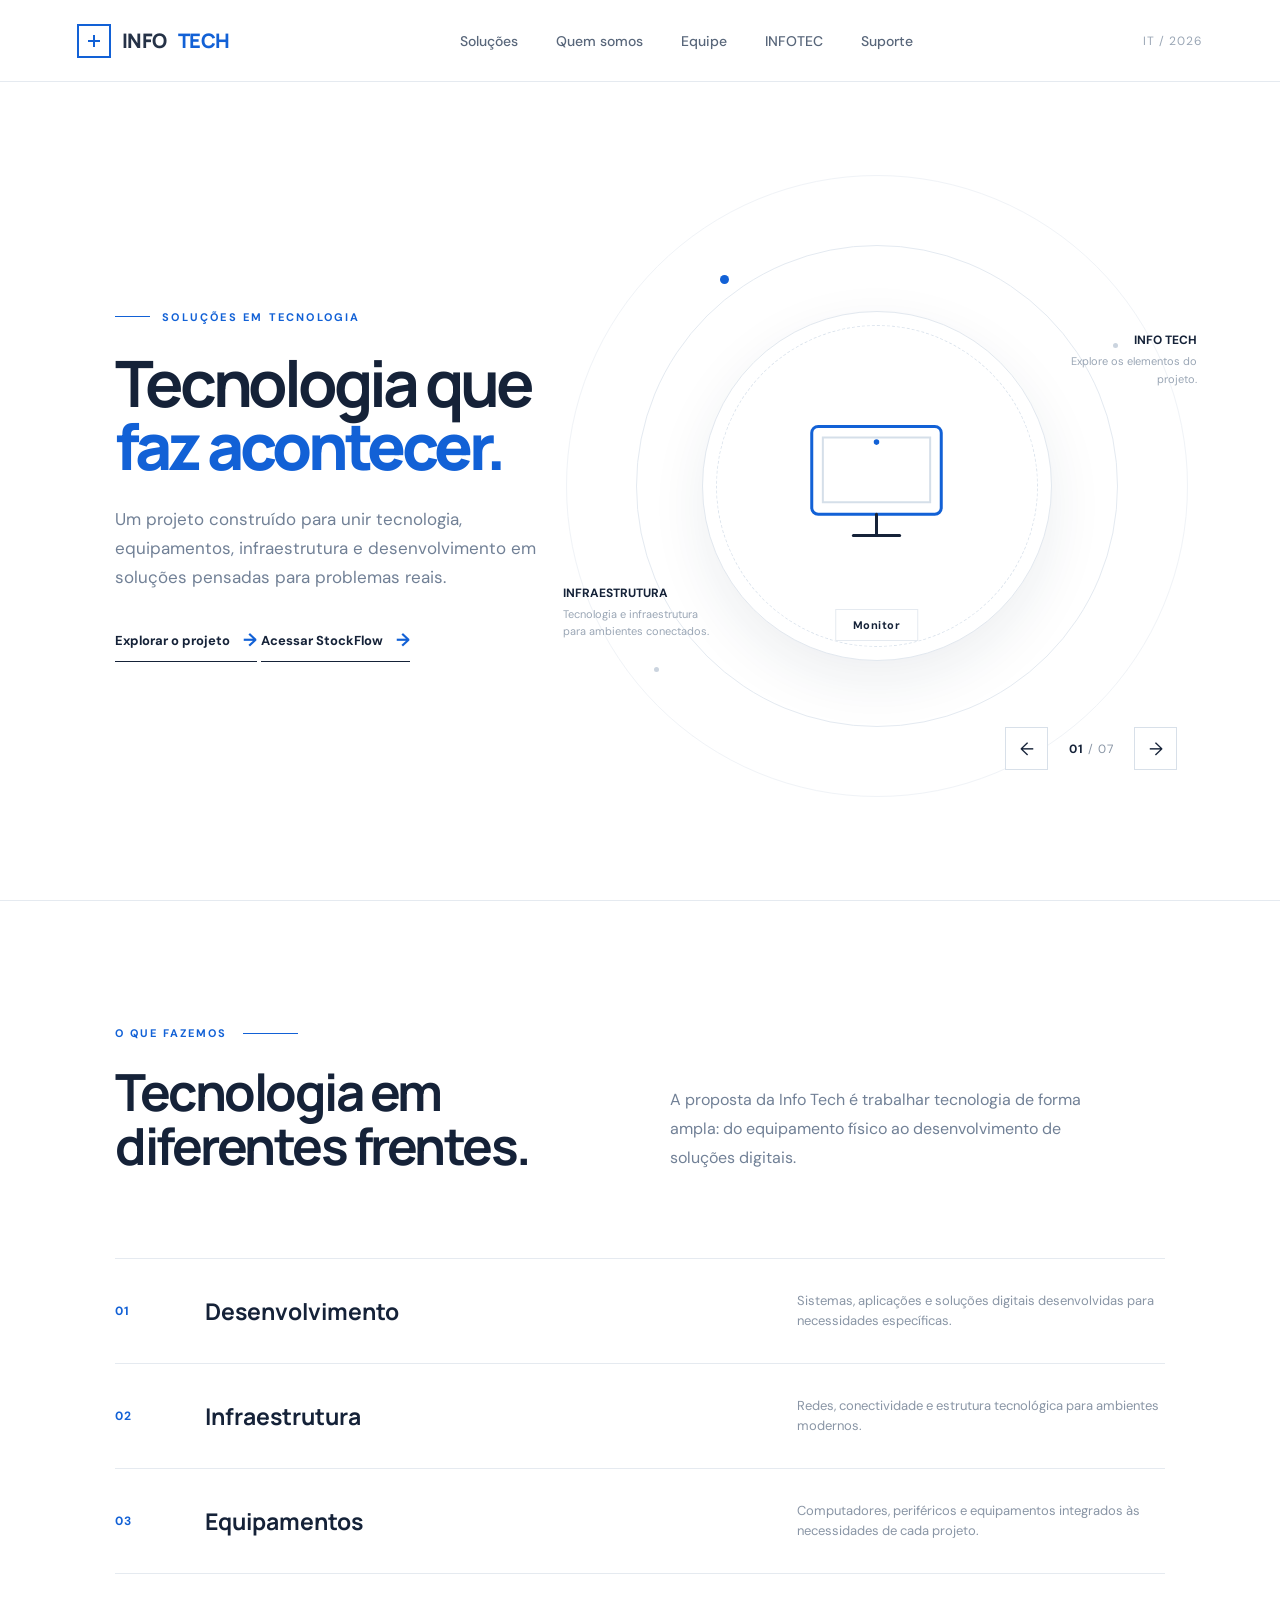
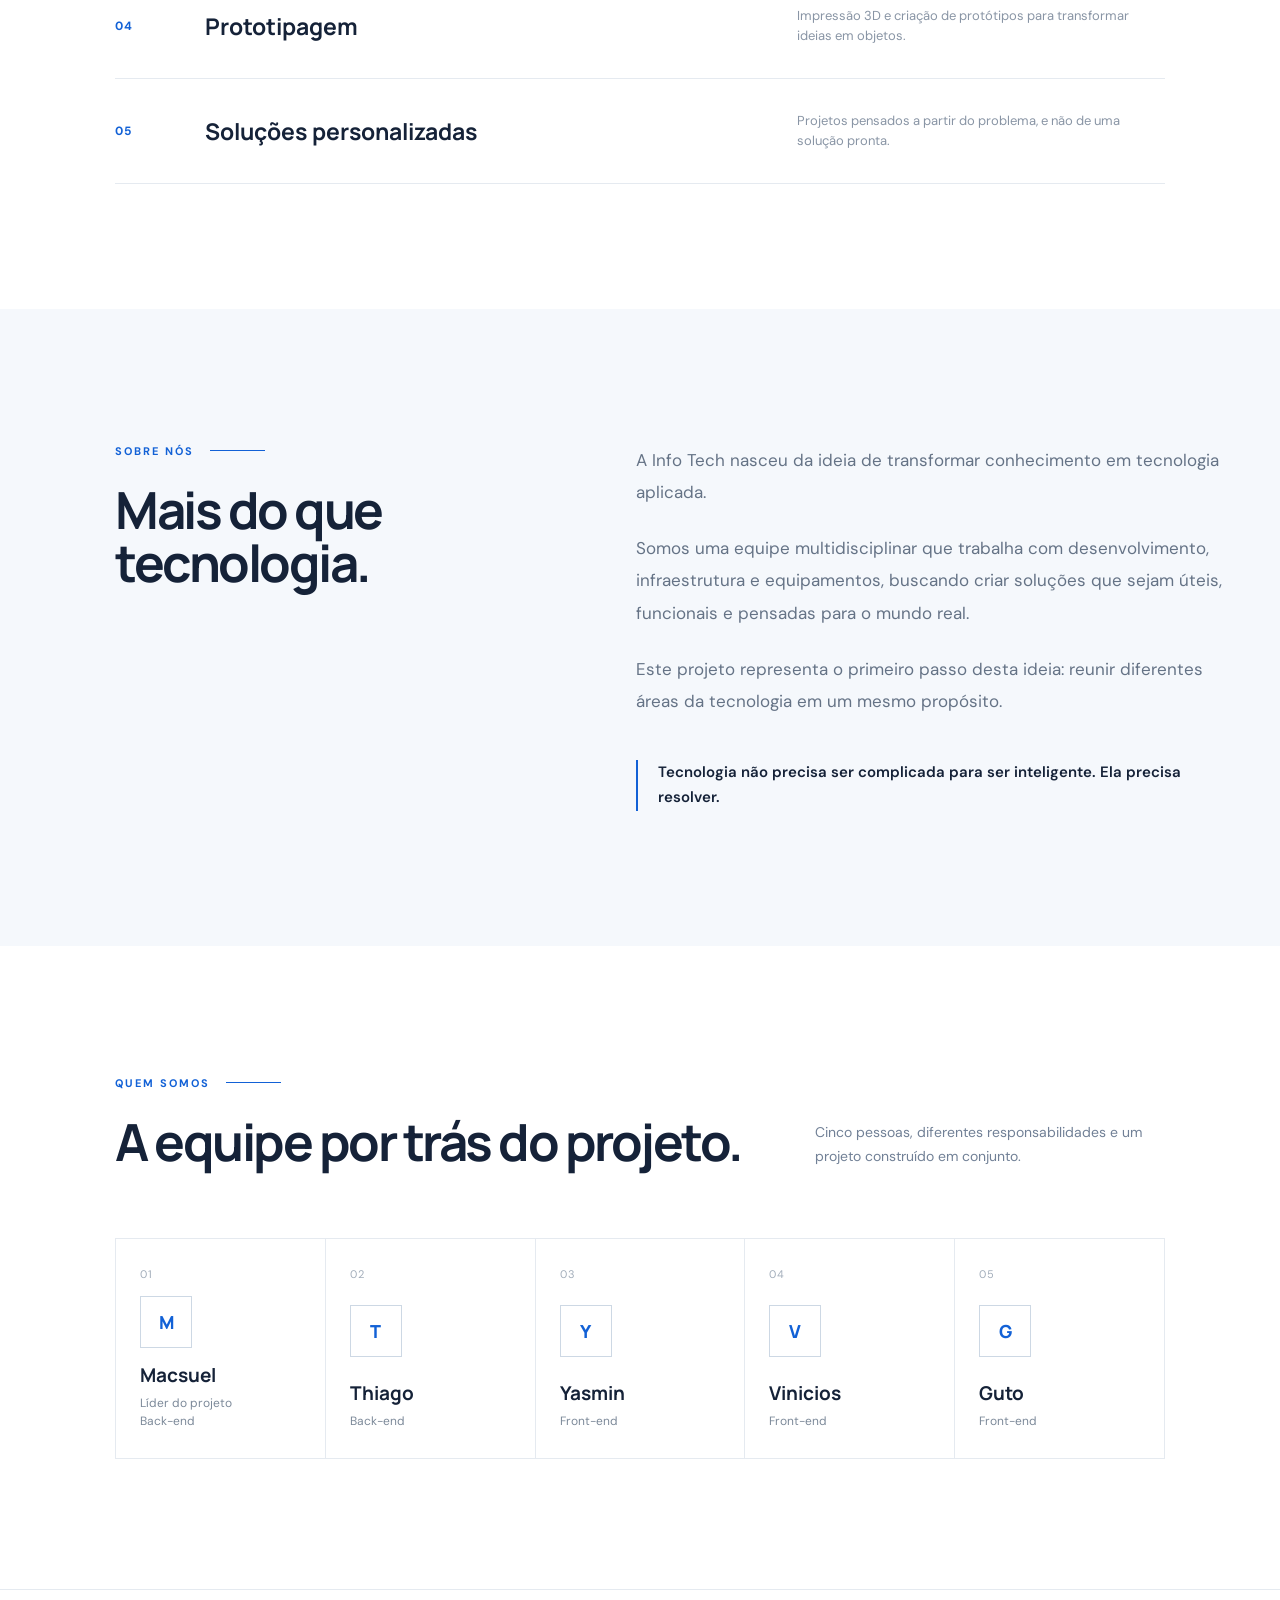
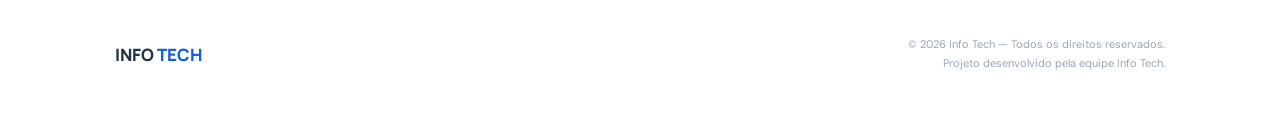
<file: pages/LANDING PAGE.html>
<!DOCTYPE html>
<html lang="pt-BR">
<head>
    <meta charset="UTF-8">
    <meta name="viewport" content="width=device-width, initial-scale=1.0">

    <title>Info Tech — Tecnologia que faz acontecer</title>

    <style>
        @import url('https://fonts.googleapis.com/css2?family=DM+Sans:wght@400;500;600;700&family=Manrope:wght@500;600;700;800&display=swap');

        :root {
            --blue: #1261d6;
            --blue-dark: #0b3d91;
            --navy: #152238;
            --text: #253247;
            --muted: #718096;
            --line: #e5eaf0;
            --soft: #f5f8fc;
            --white: #ffffff;
        }

        * {
            margin: 0;
            padding: 0;
            box-sizing: border-box;
        }

        html {
            scroll-behavior: smooth;
        }

        body {
            font-family: "DM Sans", sans-serif;
            color: var(--text);
            background: var(--white);
            overflow-x: hidden;
        }

        a {
            color: inherit;
            text-decoration: none;
        }

        button {
            font: inherit;
        }

        /* =========================
           HEADER
        ========================= */

        header {
            width: 100%;
            height: 82px;
            display: flex;
            align-items: center;
            justify-content: space-between;
            padding: 0 6vw;
            border-bottom: 1px solid var(--line);
            background: rgba(255,255,255,.94);
            position: relative;
            z-index: 20;
        }

        .logo {
            display: flex;
            align-items: center;
            gap: 11px;
            font-family: "Manrope", sans-serif;
            font-size: 20px;
            font-weight: 800;
            letter-spacing: -0.5px;
        }

        .logo-mark {
            width: 34px;
            height: 34px;
            border: 2px solid var(--blue);
            display: grid;
            place-items: center;
            position: relative;
        }

        .logo-mark::before,
        .logo-mark::after {
            content: "";
            position: absolute;
            background: var(--blue);
        }

        .logo-mark::before {
            width: 12px;
            height: 2px;
        }

        .logo-mark::after {
            width: 2px;
            height: 12px;
        }

        .logo span {
            color: var(--blue);
        }

        nav {
            display: flex;
            align-items: center;
            gap: 38px;
        }

        nav a {
            font-size: 14px;
            font-weight: 500;
            color: #58667a;
            transition: .2s ease;
        }

        nav a:hover {
            color: var(--blue);
        }

        .header-number {
            font-size: 12px;
            color: #9aa6b5;
            letter-spacing: 1px;
        }

        /* =========================
           HERO
        ========================= */

        .hero {
            min-height: calc(100vh - 82px);
            display: grid;
            grid-template-columns: 42% 58%;
            align-items: center;
            padding: 55px 6vw 65px;
            position: relative;
        }

        .hero-content {
            max-width: 570px;
            padding-left: 3vw;
            z-index: 3;
        }

        .eyebrow {
            display: flex;
            align-items: center;
            gap: 12px;
            margin-bottom: 28px;
            color: var(--blue);
            font-size: 11px;
            font-weight: 700;
            letter-spacing: 2.2px;
            text-transform: uppercase;
        }

        .eyebrow-line {
            width: 35px;
            height: 1px;
            background: var(--blue);
        }

        .hero h1 {
            font-family: "Manrope", sans-serif;
            font-size: clamp(48px, 5vw, 78px);
            line-height: .98;
            letter-spacing: -4px;
            color: var(--navy);
            margin-bottom: 28px;
        }

        .hero h1 strong {
            color: var(--blue);
            font-weight: 800;
        }

        .hero-description {
            max-width: 470px;
            font-size: 17px;
            line-height: 1.7;
            color: var(--muted);
            margin-bottom: 36px;
        }

        .hero-link {
            display: inline-flex;
            align-items: center;
            gap: 13px;
            font-size: 13px;
            font-weight: 700;
            color: var(--navy);
            padding-bottom: 9px;
            border-bottom: 1px solid var(--navy);
        }

        .hero-link span {
            color: var(--blue);
            font-size: 18px;
            transition: transform .2s;
        }

        .hero-link:hover span {
            transform: translateX(5px);
        }

        /* =========================
           EQUIPMENT SHOWCASE
        ========================= */

        .showcase {
            height: 620px;
            position: relative;
            display: flex;
            align-items: center;
            justify-content: center;
        }

        .showcase::before {
            content: "";
            position: absolute;
            width: 480px;
            height: 480px;
            border: 1px solid #e4eaf1;
            border-radius: 50%;
        }

        .showcase::after {
            content: "";
            position: absolute;
            width: 620px;
            height: 620px;
            border: 1px solid #f0f3f7;
            border-radius: 50%;
        }

        .orbit-mark {
            position: absolute;
            width: 9px;
            height: 9px;
            background: var(--blue);
            border-radius: 50%;
            z-index: 2;
        }

        .mark-1 {
            top: 16%;
            left: 26%;
        }

        .mark-2 {
            top: 27%;
            right: 13%;
            width: 5px;
            height: 5px;
            background: #cbd4df;
        }

        .mark-3 {
            bottom: 20%;
            left: 16%;
            width: 5px;
            height: 5px;
            background: #cbd4df;
        }

        .equipment {
            width: 350px;
            height: 350px;
            background: white;
            border: 1px solid #e2e8ef;
            border-radius: 50%;
            display: flex;
            align-items: center;
            justify-content: center;
            position: relative;
            z-index: 4;
            box-shadow: 0 20px 55px rgba(29, 52, 78, .08);
        }

        .equipment::before {
            content: "";
            position: absolute;
            inset: 13px;
            border: 1px dashed #dce4ed;
            border-radius: 50%;
        }

        .equipment svg {
            width: 185px;
            height: 185px;
            position: relative;
            z-index: 2;
        }

        .equipment svg * {
            vector-effect: non-scaling-stroke;
        }

        .equipment-info {
            position: absolute;
            bottom: 19px;
            left: 50%;
            transform: translateX(-50%);
            background: white;
            padding: 8px 17px;
            white-space: nowrap;
            z-index: 5;
            border: 1px solid var(--line);
            font-size: 11px;
            font-weight: 700;
            color: var(--navy);
            letter-spacing: .5px;
        }

        .showcase-side {
            position: absolute;
            width: 150px;
            font-size: 11px;
            line-height: 1.6;
            color: #9aa6b5;
            z-index: 6;
        }

        .showcase-side strong {
            display: block;
            color: var(--navy);
            font-size: 12px;
            margin-bottom: 3px;
        }

        .side-left {
            left: 2%;
            bottom: 25%;
        }

        .side-right {
            right: 1%;
            top: 25%;
            text-align: right;
        }

        /* =========================
           CONTROLS
        ========================= */

        .carousel-controls {
            position: absolute;
            bottom: 26px;
            right: 4%;
            z-index: 8;
            display: flex;
            align-items: center;
            gap: 17px;
        }

        .arrow {
            width: 43px;
            height: 43px;
            border: 1px solid #d8e0e9;
            background: white;
            color: var(--navy);
            cursor: pointer;
            display: grid;
            place-items: center;
            font-size: 18px;
            transition: .2s ease;
        }

        .arrow:hover {
            border-color: var(--blue);
            color: var(--blue);
        }

        .counter {
            font-size: 12px;
            color: #8995a5;
            letter-spacing: 1px;
            min-width: 52px;
            text-align: center;
        }

        .counter strong {
            color: var(--navy);
        }

        /* =========================
           DIVIDER
        ========================= */

        .section-label {
            display: flex;
            align-items: center;
            gap: 16px;
            color: var(--blue);
            font-size: 11px;
            font-weight: 700;
            letter-spacing: 2px;
            text-transform: uppercase;
        }

        .section-label::after {
            content: "";
            height: 1px;
            width: 55px;
            background: var(--blue);
        }

        /* =========================
           SOLUÇÕES
        ========================= */

        .solutions {
            padding: 125px 9vw;
            border-top: 1px solid var(--line);
        }

        .solutions-header {
            display: grid;
            grid-template-columns: 1fr 1fr;
            gap: 60px;
            margin-bottom: 85px;
        }

        .solutions h2,
        .about h2,
        .team h2 {
            font-family: "Manrope", sans-serif;
            font-size: clamp(35px, 4vw, 57px);
            letter-spacing: -2.5px;
            line-height: 1.05;
            color: var(--navy);
            margin-top: 25px;
        }

        .solutions-intro {
            align-self: end;
            max-width: 450px;
            font-size: 16px;
            line-height: 1.8;
            color: var(--muted);
        }

        .solution-list {
            border-top: 1px solid var(--line);
        }

        .solution-item {
            min-height: 105px;
            border-bottom: 1px solid var(--line);
            display: grid;
            grid-template-columns: 90px 1fr 35%;
            align-items: center;
            transition: .25s ease;
        }

        .solution-item:hover {
            padding-left: 15px;
            border-color: #cbd9e8;
        }

        .solution-number {
            font-size: 12px;
            color: var(--blue);
            font-weight: 700;
            letter-spacing: 1px;
        }

        .solution-name {
            font-family: "Manrope", sans-serif;
            font-size: 23px;
            font-weight: 700;
            color: var(--navy);
        }

        .solution-desc {
            color: #8995a5;
            font-size: 13px;
            line-height: 1.5;
        }

        /* =========================
           SOBRE
        ========================= */

        .about {
            padding: 135px 9vw;
            background: var(--soft);
            display: grid;
            grid-template-columns: 42% 58%;
            gap: 80px;
        }

        .about-text {
            max-width: 650px;
            font-size: 17px;
            line-height: 1.9;
            color: #657386;
        }

        .about-text p + p {
            margin-top: 24px;
        }

        .about-highlight {
            margin-top: 42px;
            padding-left: 20px;
            border-left: 2px solid var(--blue);
            font-size: 15px;
            line-height: 1.7;
            color: var(--navy);
            font-weight: 600;
        }

        /* =========================
           EQUIPE
        ========================= */

        .team {
            padding: 130px 9vw;
        }

        .team-header {
            display: flex;
            justify-content: space-between;
            align-items: end;
            margin-bottom: 70px;
        }

        .team-description {
            max-width: 350px;
            color: var(--muted);
            line-height: 1.7;
            font-size: 14px;
        }

        .team-grid {
            display: grid;
            grid-template-columns: repeat(5, 1fr);
            border-top: 1px solid var(--line);
            border-left: 1px solid var(--line);
        }

        .member {
            min-height: 220px;
            padding: 28px 24px;
            border-right: 1px solid var(--line);
            border-bottom: 1px solid var(--line);
            display: flex;
            flex-direction: column;
            justify-content: space-between;
            transition: .25s ease;
        }

        .member:hover {
            background: var(--soft);
        }

        .member-number {
            color: #a2adba;
            font-size: 11px;
            letter-spacing: 1px;
        }

        .member-initial {
            width: 52px;
            height: 52px;
            border: 1px solid #cdd8e4;
            display: grid;
            place-items: center;
            color: var(--blue);
            font-family: "Manrope", sans-serif;
            font-weight: 800;
            font-size: 18px;
        }

        .member-name {
            font-family: "Manrope", sans-serif;
            font-size: 19px;
            font-weight: 700;
            color: var(--navy);
            margin-bottom: 6px;
        }

        .member-role {
            font-size: 12px;
            color: #7c8999;
            line-height: 1.5;
        }

        /* =========================
           FOOTER
        ========================= */

        footer {
            padding: 45px 9vw;
            border-top: 1px solid var(--line);
            display: flex;
            align-items: center;
            justify-content: space-between;
            gap: 30px;
        }

        .footer-brand {
            font-family: "Manrope", sans-serif;
            font-weight: 800;
            font-size: 17px;
        }

        .footer-brand span {
            color: var(--blue);
        }

        .footer-copy {
            font-size: 11px;
            color: #9aa5b2;
            text-align: right;
            line-height: 1.7;
        }

        /* =========================
           ANIMAÇÕES
        ========================= */

        .fade {
            animation: fade .35s ease;
        }

        @keyframes fade {
            from {
                opacity: 0;
                transform: translateY(8px);
            }
            to {
                opacity: 1;
                transform: translateY(0);
            }
        }

        /* =========================
           RESPONSIVO
        ========================= */

        @media (max-width: 1050px) {

            .hero {
                grid-template-columns: 1fr;
                padding-top: 80px;
            }

            .hero-content {
                padding-left: 0;
                max-width: 700px;
                margin: 0 auto;
                text-align: center;
            }

            .eyebrow {
                justify-content: center;
            }

            .hero-description {
                margin-left: auto;
                margin-right: auto;
            }

            .showcase {
                margin-top: 30px;
                height: 570px;
            }

            .team-grid {
                grid-template-columns: repeat(3, 1fr);
            }

            .about {
                grid-template-columns: 1fr;
            }
        }

        @media (max-width: 750px) {

            header {
                height: 70px;
                padding: 0 5vw;
            }

            nav {
                display: none;
            }

            .header-number {
                display: none;
            }

            .hero {
                min-height: auto;
                padding: 70px 5vw 40px;
            }

            .hero h1 {
                font-size: 48px;
                letter-spacing: -2.5px;
            }

            .hero-description {
                font-size: 15px;
            }

            .showcase {
                height: 480px;
                margin-top: 10px;
            }

            .showcase::before {
                width: 320px;
                height: 320px;
            }

            .showcase::after {
                width: 420px;
                height: 420px;
            }

            .equipment {
                width: 250px;
                height: 250px;
            }

            .equipment svg {
                width: 135px;
                height: 135px;
            }

            .showcase-side {
                display: none;
            }

            .carousel-controls {
                bottom: 5px;
                right: 50%;
                transform: translateX(50%);
            }

            .solutions,
            .about,
            .team {
                padding: 90px 7vw;
            }

            .solutions-header {
                grid-template-columns: 1fr;
                gap: 30px;
                margin-bottom: 55px;
            }

            .solution-item {
                grid-template-columns: 55px 1fr;
                padding: 22px 0;
            }

            .solution-desc {
                grid-column: 2;
                margin-top: 7px;
            }

            .team-header {
                display: block;
            }

            .team-description {
                margin-top: 25px;
            }

            .team-grid {
                grid-template-columns: repeat(2, 1fr);
            }

            footer {
                padding: 35px 7vw;
                flex-direction: column;
                align-items: flex-start;
            }

            .footer-copy {
                text-align: left;
            }
        }

        @media (max-width: 470px) {

            .hero h1 {
                font-size: 41px;
            }

            .showcase {
                height: 410px;
            }

            .showcase::before {
                width: 270px;
                height: 270px;
            }

            .showcase::after {
                width: 350px;
                height: 350px;
            }

            .equipment {
                width: 215px;
                height: 215px;
            }

            .equipment svg {
                width: 115px;
                height: 115px;
            }

            .team-grid {
                grid-template-columns: 1fr;
            }
        }
    </style>
</head>

<body>

<header>

    <a href="#" class="logo">
        <div class="logo-mark"></div>
        INFO <span>TECH</span>
    </a>

    <nav>
        <a href="#solucoes">Soluções</a>
        <a href="#sobre">Quem somos</a>
        <a href="#equipe">Equipe</a>
        <a href="infotec.html">INFOTEC</a>
        <a href="Indexsup.html">Suporte</a>
    </nav>

    <div class="header-number">IT / 2026</div>

</header>


<main>

    <!-- HERO -->

    <section class="hero">

        <div class="hero-content">

            <div class="eyebrow">
                <span class="eyebrow-line"></span>
                Soluções em tecnologia
            </div>

            <h1>
                Tecnologia que
                <strong>faz acontecer.</strong>
            </h1>

            <p class="hero-description">
                Um projeto construído para unir tecnologia, equipamentos,
                infraestrutura e desenvolvimento em soluções pensadas
                para problemas reais.
            </p>

            <a href="#solucoes" class="hero-link">
                Explorar o projeto
                <span>→</span>
            </a>

            <a href="index.html" class="hero-link">
                Acessar StockFlow
                <span>→</span>
            </a>

        </div>


        <!-- OBJETO INTERATIVO -->

        <div class="showcase">

            <span class="orbit-mark mark-1"></span>
            <span class="orbit-mark mark-2"></span>
            <span class="orbit-mark mark-3"></span>

            <div class="showcase-side side-left">
                <strong id="sideCategory">INFRAESTRUTURA</strong>
                <span id="sideText">
                    Tecnologia pensada para conectar pessoas,
                    processos e equipamentos.
                </span>
            </div>

            <div class="showcase-side side-right">
                <strong>INFO TECH</strong>
                <span>
                    Explore os elementos
                    do projeto.
                </span>
            </div>


            <div class="equipment" id="equipment">

                <!-- SVG será inserido pelo JavaScript -->

                <div class="equipment-info" id="equipmentName">
                    Monitor

                </div>

            </div>


            <div class="carousel-controls">

                <button class="arrow" id="prev" aria-label="Anterior">
                    ←
                </button>

                <div class="counter">
                    <strong id="current">01</strong>
                    <span> / 07</span>
                </div>

                <button class="arrow" id="next" aria-label="Próximo">
                    →
                </button>

            </div>

        </div>

    </section>


    <!-- SOLUÇÕES -->

    <section class="solutions" id="solucoes">

        <div class="solutions-header">

            <div>
                <div class="section-label">
                    O que fazemos
                </div>

                <h2>
                    Tecnologia em
                    diferentes frentes.
                </h2>
            </div>

            <p class="solutions-intro">
                A proposta da Info Tech é trabalhar tecnologia de forma
                ampla: do equipamento físico ao desenvolvimento de
                soluções digitais.
            </p>

        </div>


        <div class="solution-list">

            <div class="solution-item">
                <span class="solution-number">01</span>

                <div class="solution-name">
                    Desenvolvimento
                </div>

                <div class="solution-desc">
                    Sistemas, aplicações e soluções digitais
                    desenvolvidas para necessidades específicas.
                </div>
            </div>


            <div class="solution-item">
                <span class="solution-number">02</span>

                <div class="solution-name">
                    Infraestrutura
                </div>

                <div class="solution-desc">
                    Redes, conectividade e estrutura tecnológica
                    para ambientes modernos.
                </div>
            </div>


            <div class="solution-item">
                <span class="solution-number">03</span>

                <div class="solution-name">
                    Equipamentos
                </div>

                <div class="solution-desc">
                    Computadores, periféricos e equipamentos
                    integrados às necessidades de cada projeto.
                </div>
            </div>


            <div class="solution-item">
                <span class="solution-number">04</span>

                <div class="solution-name">
                    Prototipagem
                </div>

                <div class="solution-desc">
                    Impressão 3D e criação de protótipos para
                    transformar ideias em objetos.
                </div>
            </div>


            <div class="solution-item">
                <span class="solution-number">05</span>

                <div class="solution-name">
                    Soluções personalizadas
                </div>

                <div class="solution-desc">
                    Projetos pensados a partir do problema,
                    e não de uma solução pronta.
                </div>
            </div>

        </div>

    </section>


    <!-- SOBRE -->

    <section class="about" id="sobre">

        <div>

            <div class="section-label">
                Sobre nós
            </div>

            <h2>
                Mais do que
                tecnologia.
            </h2>

        </div>


        <div class="about-text">

            <p>
                A Info Tech nasceu da ideia de transformar conhecimento
                em tecnologia aplicada.
            </p>

            <p>
                Somos uma equipe multidisciplinar que trabalha com
                desenvolvimento, infraestrutura e equipamentos,
                buscando criar soluções que sejam úteis, funcionais
                e pensadas para o mundo real.
            </p>

            <p>
                Este projeto representa o primeiro passo desta ideia:
                reunir diferentes áreas da tecnologia em um mesmo
                propósito.
            </p>

            <div class="about-highlight">
                Tecnologia não precisa ser complicada para ser
                inteligente. Ela precisa resolver.
            </div>

        </div>

    </section>


    <!-- EQUIPE -->

    <section class="team" id="equipe">

        <div class="team-header">

            <div>

                <div class="section-label">
                    Quem somos
                </div>

                <h2>
                    A equipe por trás
                    do projeto.
                </h2>

            </div>

            <p class="team-description">
                Cinco pessoas, diferentes responsabilidades e
                um projeto construído em conjunto.
            </p>

        </div>


        <div class="team-grid">

            <div class="member">

                <span class="member-number">01</span>

                <div class="member-initial">
                    M
                </div>

                <div>
                    <div class="member-name">
                        Macsuel
                    </div>

                    <div class="member-role">
                        Líder do projeto<br>
                        Back-end
                    </div>
                </div>

            </div>


            <div class="member">

                <span class="member-number">02</span>

                <div class="member-initial">
                    T
                </div>

                <div>
                    <div class="member-name">
                        Thiago
                    </div>

                    <div class="member-role">
                        Back-end
                    </div>
                </div>

            </div>


            <div class="member">

                <span class="member-number">03</span>

                <div class="member-initial">
                    Y
                </div>

                <div>
                    <div class="member-name">
                        Yasmin
                    </div>

                    <div class="member-role">
                        Front-end
                    </div>
                </div>

            </div>


            <div class="member">

                <span class="member-number">04</span>

                <div class="member-initial">
                    V
                </div>

                <div>
                    <div class="member-name">
                        Vinicios
                    </div>

                    <div class="member-role">
                        Front-end
                    </div>
                </div>

            </div>


            <div class="member">

                <span class="member-number">05</span>

                <div class="member-initial">
                    G
                </div>

                <div>
                    <div class="member-name">
                        Guto
                    </div>

                    <div class="member-role">
                        Front-end
                    </div>
                </div>

            </div>

        </div>

    </section>

</main>


<!-- FOOTER -->

<footer>

    <div class="footer-brand">
        INFO <span>TECH</span>
    </div>

    <div class="footer-copy">
        © 2026 Info Tech — Todos os direitos reservados.<br>
        Projeto desenvolvido pela equipe Info Tech.
    </div>

</footer>


<script>

    /*
    ==========================================================
       EQUIPAMENTOS
    ==========================================================
    */

    const equipments = [

        {
            name: "Monitor",
            category: "INFRAESTRUTURA",
            text: "Tecnologia e infraestrutura para ambientes conectados.",

            svg: `
                <svg viewBox="0 0 200 200" fill="none">
                    <rect x="30" y="35" width="140" height="95" rx="7"
                        stroke="#1261d6" stroke-width="3"/>
                    <rect x="42" y="47" width="116" height="70"
                        stroke="#d5dfe9" stroke-width="2"/>
                    <path d="M75 153H125"
                        stroke="#152238" stroke-width="3"
                        stroke-linecap="round"/>
                    <path d="M100 130V153"
                        stroke="#152238" stroke-width="3"
                        stroke-linecap="round"/>
                    <circle cx="100" cy="52" r="3"
                        fill="#1261d6"/>
                </svg>
            `
        },

        {
            name: "Impressora 3D",
            category: "PROTOTIPAGEM",
            text: "Do conceito ao objeto através de fabricação digital.",

            svg: `
                <svg viewBox="0 0 200 200" fill="none">
                    <path d="M48 72L100 42L152 72V137L100 167L48 137V72Z"
                        stroke="#1261d6" stroke-width="3"/>
                    <path d="M48 72L100 101L152 72"
                        stroke="#1261d6" stroke-width="3"/>
                    <path d="M100 101V167"
                        stroke="#1261d6" stroke-width="3"/>
                    <path d="M72 59L124 89"
                        stroke="#d2dce7" stroke-width="2"/>
                    <path d="M82 117H118"
                        stroke="#152238" stroke-width="3"/>
                    <path d="M91 108V130"
                        stroke="#152238" stroke-width="3"/>
                    <path d="M109 108V130"
                        stroke="#152238" stroke-width="3"/>
                </svg>
            `
        },

        {
            name: "Notebook",
            category: "EQUIPAMENTOS",
            text: "Mobilidade e tecnologia para acompanhar cada projeto.",

            svg: `
                <svg viewBox="0 0 200 200" fill="none">
                    <rect x="43" y="42" width="114" height="82"
                        rx="5" stroke="#1261d6" stroke-width="3"/>
                    <rect x="53" y="52" width="94" height="62"
                        stroke="#d5dfe9" stroke-width="2"/>
                    <path d="M28 132H172L160 151H40L28 132Z"
                        stroke="#152238" stroke-width="3"
                        stroke-linejoin="round"/>
                    <path d="M91 141H109"
                        stroke="#1261d6" stroke-width="3"
                        stroke-linecap="round"/>
                </svg>
            `
        },

        {
            name: "Mouse",
            category: "PERIFÉRICOS",
            text: "Pequenos componentes que fazem parte da experiência.",

            svg: `
                <svg viewBox="0 0 200 200" fill="none">
                    <rect x="63" y="35" width="74" height="130"
                        rx="36" stroke="#1261d6" stroke-width="3"/>
                    <path d="M100 36V84"
                        stroke="#d5dfe9" stroke-width="2"/>
                    <path d="M100 84V104"
                        stroke="#152238" stroke-width="3"
                        stroke-linecap="round"/>
                    <path d="M63 83H137"
                        stroke="#d5dfe9" stroke-width="2"/>
                    <circle cx="100" cy="68" r="5"
                        fill="#1261d6"/>
                </svg>
            `
        },

        {
            name: "Teclado",
            category: "PERIFÉRICOS",
            text: "Ferramentas que aproximam pessoas da tecnologia.",

            svg: `
                <svg viewBox="0 0 200 200" fill="none">
                    <rect x="25" y="63" width="150" height="76"
                        rx="8" stroke="#1261d6" stroke-width="3"/>
                    <g stroke="#d0dbe6" stroke-width="2">
                        <path d="M42 82H53"/>
                        <path d="M61 82H72"/>
                        <path d="M80 82H91"/>
                        <path d="M99 82H110"/>
                        <path d="M118 82H129"/>
                        <path d="M137 82H148"/>
                        <path d="M42 101H53"/>
                        <path d="M61 101H72"/>
                        <path d="M80 101H91"/>
                        <path d="M99 101H110"/>
                        <path d="M118 101H129"/>
                        <path d="M137 101H158"/>
                    </g>
                    <rect x="65" y="116" width="70" height="9"
                        rx="4" fill="#152238"/>
                </svg>
            `
        },

        {
            name: "Rede",
            category: "INFRAESTRUTURA",
            text: "Conexões que permitem que tudo trabalhe em conjunto.",

            svg: `
                <svg viewBox="0 0 200 200" fill="none">
                    <rect x="48" y="75" width="104" height="54"
                        rx="6" stroke="#1261d6" stroke-width="3"/>
                    <circle cx="67" cy="102" r="4" fill="#1261d6"/>
                    <circle cx="83" cy="102" r="4" fill="#1261d6"/>
                    <circle cx="99" cy="102" r="4" fill="#1261d6"/>
                    <circle cx="115" cy="102" r="4" fill="#1261d6"/>
                    <circle cx="131" cy="102" r="4" fill="#1261d6"/>
                    <path d="M100 75V49"
                        stroke="#152238" stroke-width="3"/>
                    <path d="M73 49H127"
                        stroke="#152238" stroke-width="3"/>
                    <circle cx="73" cy="49" r="5"
                        stroke="#1261d6" stroke-width="2"/>
                    <circle cx="127" cy="49" r="5"
                        stroke="#1261d6" stroke-width="2"/>
                </svg>
            `
        },

        {
            name: "Ferramentas",
            category: "MANUTENÇÃO",
            text: "Tecnologia também é cuidar, ajustar e fazer funcionar.",

            svg: `
                <svg viewBox="0 0 200 200" fill="none">
                    <path d="M56 53L91 88"
                        stroke="#1261d6" stroke-width="7"
                        stroke-linecap="round"/>
                    <path d="M47 44L62 59"
                        stroke="#152238" stroke-width="3"/>
                    <path d="M54 48L48 42L40 50L46 56"
                        stroke="#152238" stroke-width="3"/>
                    <path d="M109 105L153 149"
                        stroke="#1261d6" stroke-width="7"
                        stroke-linecap="round"/>
                    <circle cx="104" cy="100" r="17"
                        stroke="#152238" stroke-width="3"/>
                    <path d="M118 86L150 54"
                        stroke="#152238" stroke-width="3"/>
                    <path d="M143 49L153 54L148 64"
                        stroke="#1261d6" stroke-width="3"/>
                </svg>
            `
        }

    ];


    let currentIndex = 0;

    const equipment = document.getElementById("equipment");
    const equipmentName = document.getElementById("equipmentName");
    const current = document.getElementById("current");
    const sideCategory = document.getElementById("sideCategory");
    const sideText = document.getElementById("sideText");


    function updateEquipment() {

        const item = equipments[currentIndex];

        equipment.classList.remove("fade");

        void equipment.offsetWidth;

        equipment.classList.add("fade");

        equipment.innerHTML = `
            ${item.svg}
            <div class="equipment-info">
                ${item.name}
            </div>
        `;

        current.textContent =
            String(currentIndex + 1).padStart(2, "0");

        sideCategory.textContent = item.category;
        sideText.textContent = item.text;
    }


    document.getElementById("next").addEventListener("click", () => {

        currentIndex++;

        if (currentIndex >= equipments.length) {
            currentIndex = 0;
        }

        updateEquipment();

    });


    document.getElementById("prev").addEventListener("click", () => {

        currentIndex--;

        if (currentIndex < 0) {
            currentIndex = equipments.length - 1;
        }

        updateEquipment();

    });


    /*
       Teclas ← →
    */

    document.addEventListener("keydown", (event) => {

        if (event.key === "ArrowRight") {
            document.getElementById("next").click();
        }

        if (event.key === "ArrowLeft") {
            document.getElementById("prev").click();
        }

    });


    /*
       Swipe no celular
    */

    let touchStartX = 0;

    equipment.addEventListener("touchstart", (event) => {
        touchStartX = event.touches[0].clientX;
    });

    equipment.addEventListener("touchend", (event) => {

        const touchEndX = event.changedTouches[0].clientX;
        const difference = touchStartX - touchEndX;

        if (Math.abs(difference) < 40) return;

        if (difference > 0) {
            document.getElementById("next").click();
        } else {
            document.getElementById("prev").click();
        }

    });


    updateEquipment();

</script>

</body>
</html>
</file>
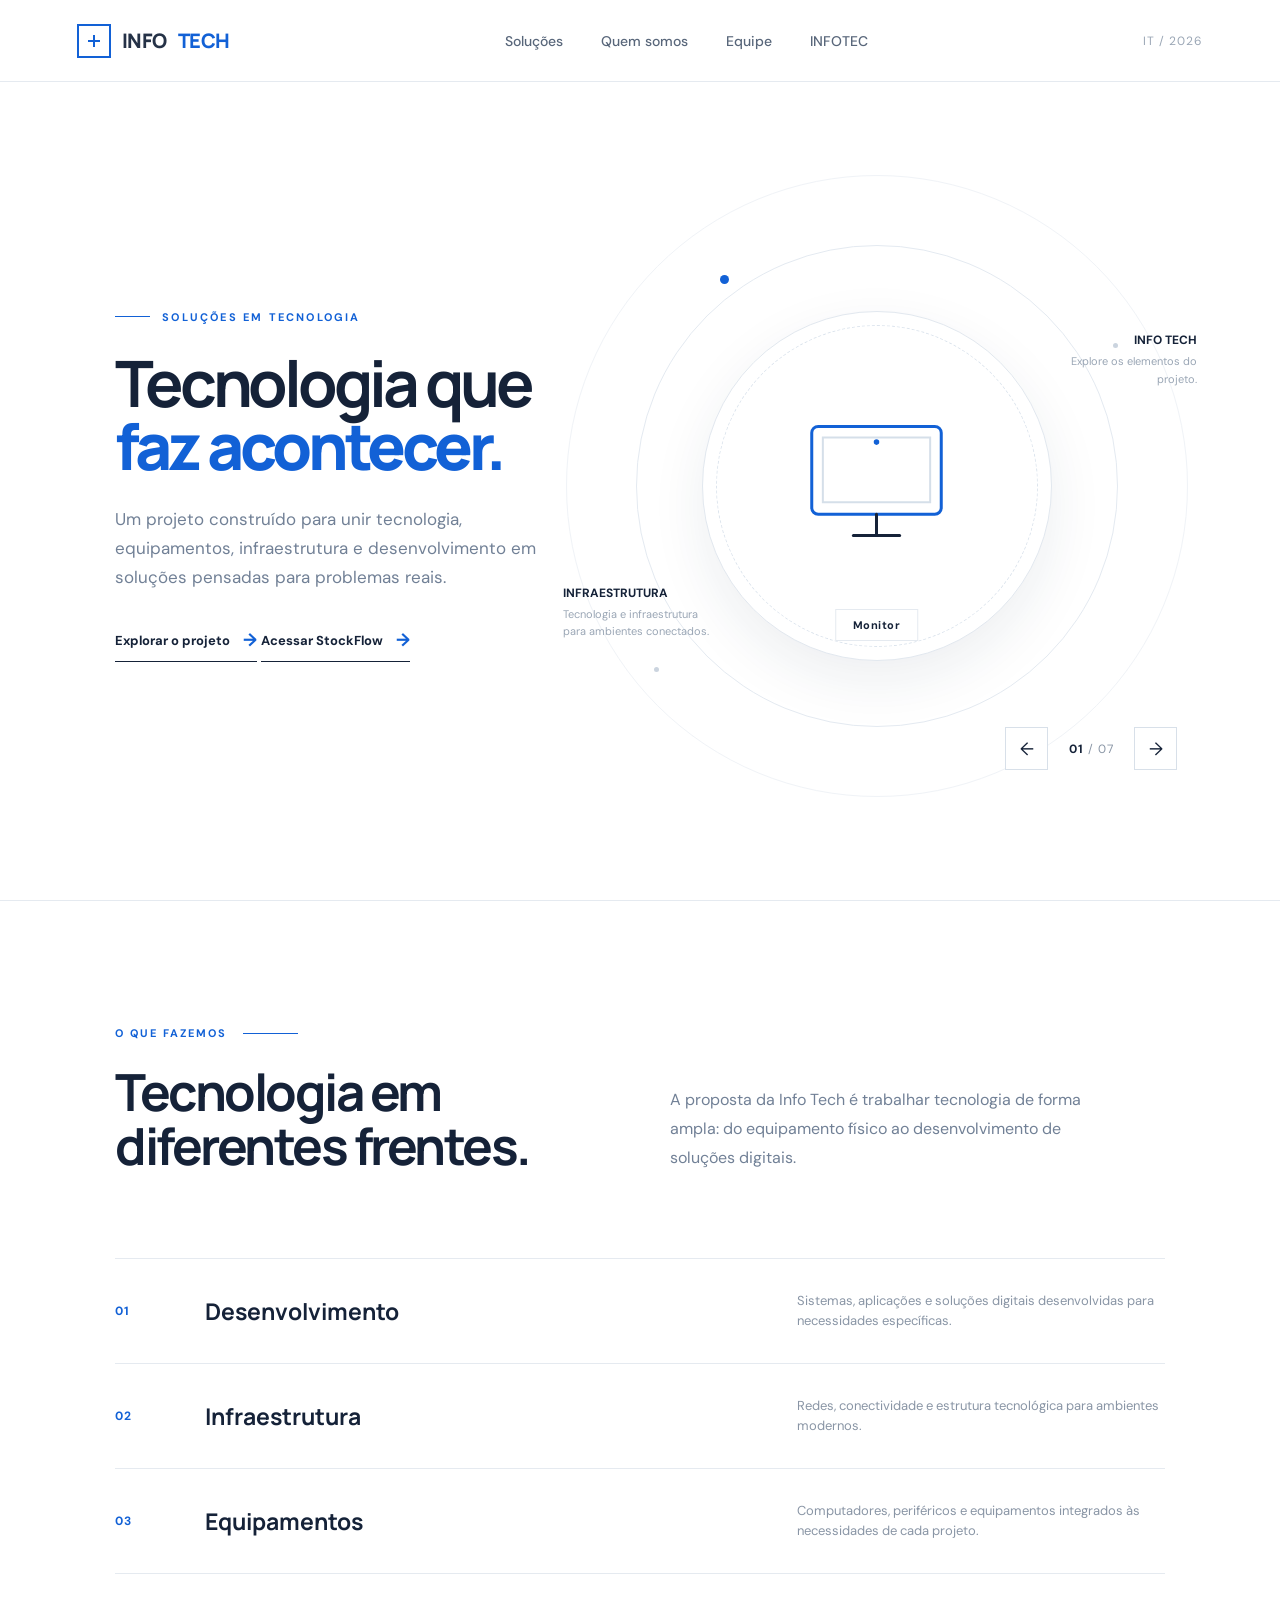
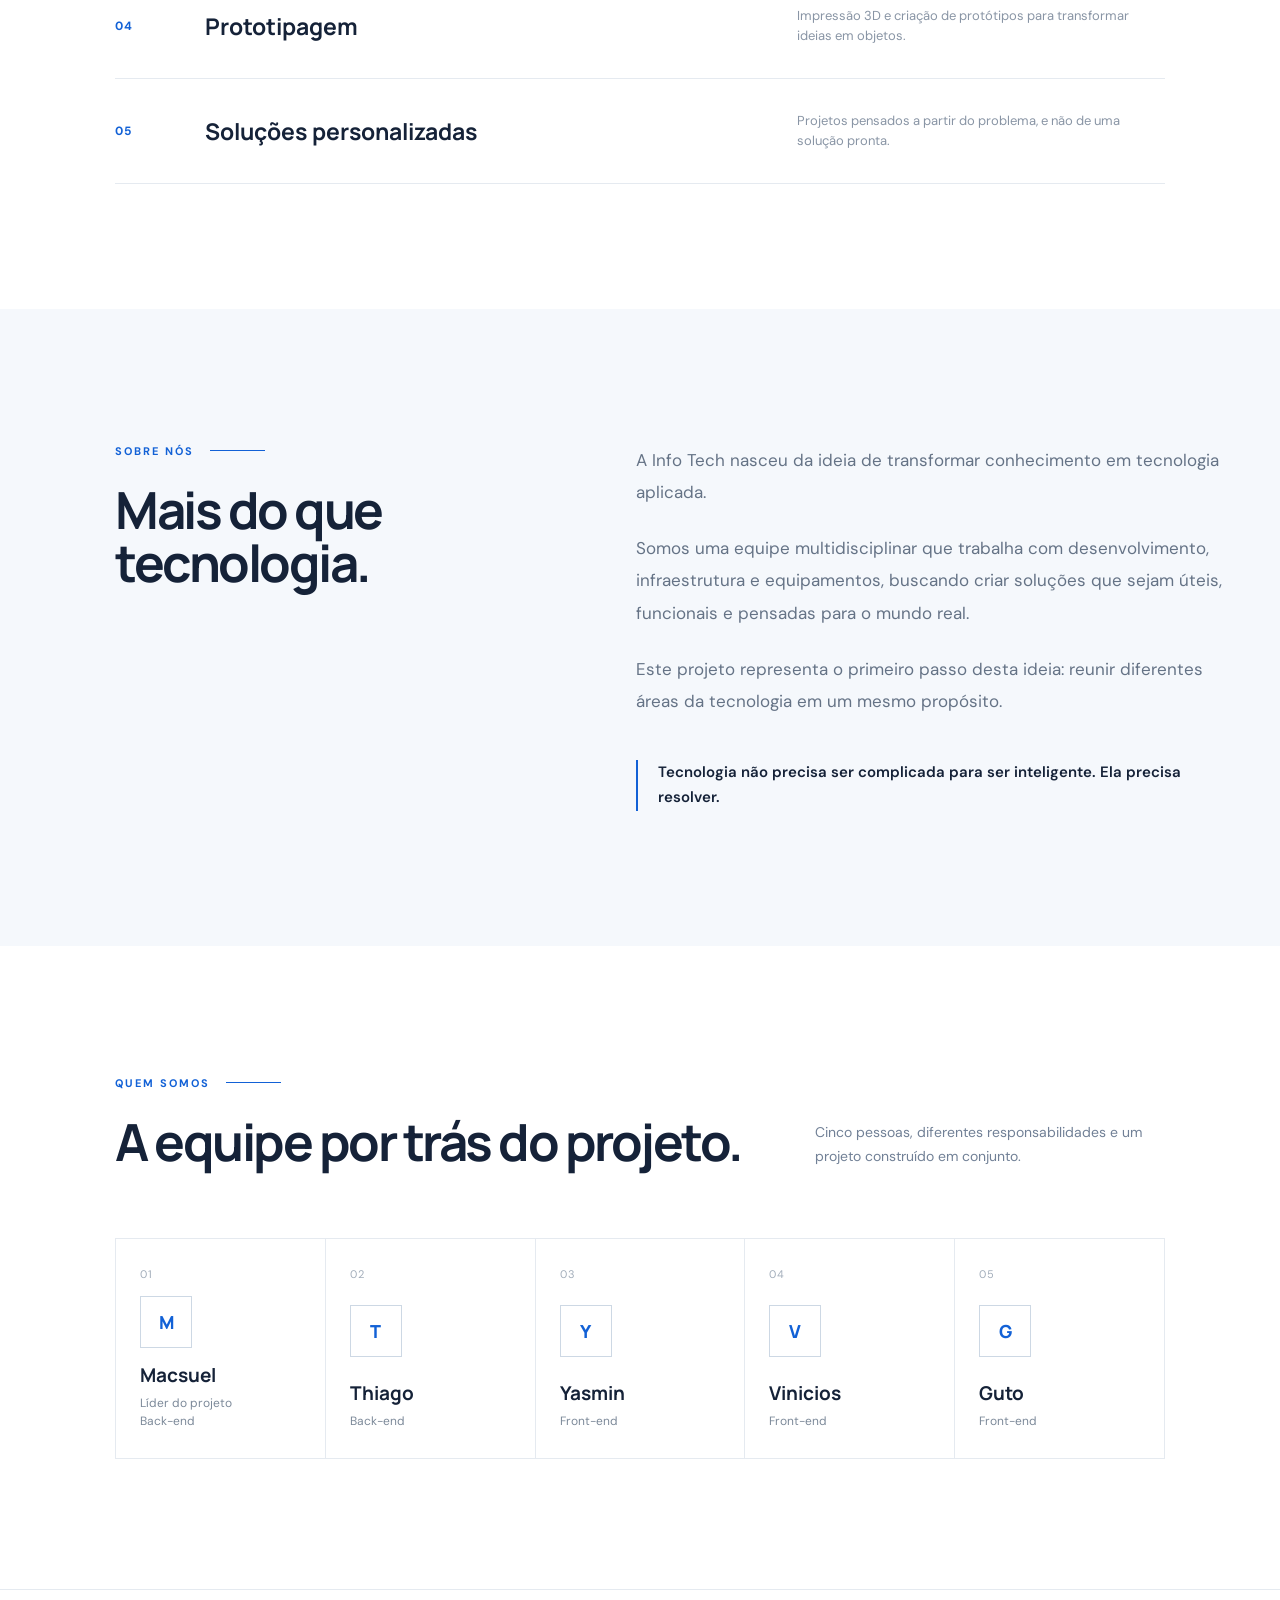
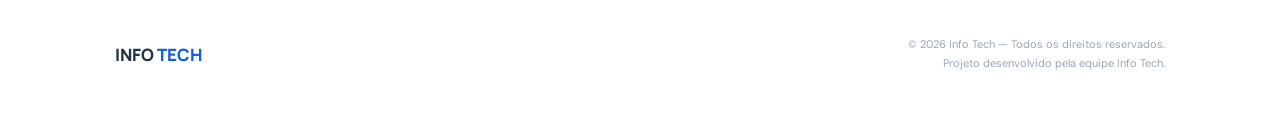
<file: pages/LANDING-PAGE.html>
<!DOCTYPE html>
<html lang="pt-BR">
<head>
    <meta charset="UTF-8">
    <meta name="viewport" content="width=device-width, initial-scale=1.0">

    <title>Info Tech — Tecnologia que faz acontecer</title>

    <style>
        @import url('https://fonts.googleapis.com/css2?family=DM+Sans:wght@400;500;600;700&family=Manrope:wght@500;600;700;800&display=swap');

        :root {
            --blue: #1261d6;
            --blue-dark: #0b3d91;
            --navy: #152238;
            --text: #253247;
            --muted: #718096;
            --line: #e5eaf0;
            --soft: #f5f8fc;
            --white: #ffffff;
        }

        * {
            margin: 0;
            padding: 0;
            box-sizing: border-box;
        }

        html {
            scroll-behavior: smooth;
        }

        body {
            font-family: "DM Sans", sans-serif;
            color: var(--text);
            background: var(--white);
            overflow-x: hidden;
        }

        a {
            color: inherit;
            text-decoration: none;
        }

        button {
            font: inherit;
        }

        /* =========================
           HEADER
        ========================= */

        header {
            width: 100%;
            height: 82px;
            display: flex;
            align-items: center;
            justify-content: space-between;
            padding: 0 6vw;
            border-bottom: 1px solid var(--line);
            background: rgba(255,255,255,.94);
            position: relative;
            z-index: 20;
        }

        .logo {
            display: flex;
            align-items: center;
            gap: 11px;
            font-family: "Manrope", sans-serif;
            font-size: 20px;
            font-weight: 800;
            letter-spacing: -0.5px;
        }

        .logo-mark {
            width: 34px;
            height: 34px;
            border: 2px solid var(--blue);
            display: grid;
            place-items: center;
            position: relative;
        }

        .logo-mark::before,
        .logo-mark::after {
            content: "";
            position: absolute;
            background: var(--blue);
        }

        .logo-mark::before {
            width: 12px;
            height: 2px;
        }

        .logo-mark::after {
            width: 2px;
            height: 12px;
        }

        .logo span {
            color: var(--blue);
        }

        nav {
            display: flex;
            align-items: center;
            gap: 38px;
        }

        nav a {
            font-size: 14px;
            font-weight: 500;
            color: #58667a;
            transition: .2s ease;
        }

        nav a:hover {
            color: var(--blue);
        }

        .header-number {
            font-size: 12px;
            color: #9aa6b5;
            letter-spacing: 1px;
        }

        /* =========================
           HERO
        ========================= */

        .hero {
            min-height: calc(100vh - 82px);
            display: grid;
            grid-template-columns: 42% 58%;
            align-items: center;
            padding: 55px 6vw 65px;
            position: relative;
        }

        .hero-content {
            max-width: 570px;
            padding-left: 3vw;
            z-index: 3;
        }

        .eyebrow {
            display: flex;
            align-items: center;
            gap: 12px;
            margin-bottom: 28px;
            color: var(--blue);
            font-size: 11px;
            font-weight: 700;
            letter-spacing: 2.2px;
            text-transform: uppercase;
        }

        .eyebrow-line {
            width: 35px;
            height: 1px;
            background: var(--blue);
        }

        .hero h1 {
            font-family: "Manrope", sans-serif;
            font-size: clamp(48px, 5vw, 78px);
            line-height: .98;
            letter-spacing: -4px;
            color: var(--navy);
            margin-bottom: 28px;
        }

        .hero h1 strong {
            color: var(--blue);
            font-weight: 800;
        }

        .hero-description {
            max-width: 470px;
            font-size: 17px;
            line-height: 1.7;
            color: var(--muted);
            margin-bottom: 36px;
        }

        .hero-link {
            display: inline-flex;
            align-items: center;
            gap: 13px;
            font-size: 13px;
            font-weight: 700;
            color: var(--navy);
            padding-bottom: 9px;
            border-bottom: 1px solid var(--navy);
        }

        .hero-link span {
            color: var(--blue);
            font-size: 18px;
            transition: transform .2s;
        }

        .hero-link:hover span {
            transform: translateX(5px);
        }

        /* =========================
           EQUIPMENT SHOWCASE
        ========================= */

        .showcase {
            height: 620px;
            position: relative;
            display: flex;
            align-items: center;
            justify-content: center;
        }

        .showcase::before {
            content: "";
            position: absolute;
            width: 480px;
            height: 480px;
            border: 1px solid #e4eaf1;
            border-radius: 50%;
        }

        .showcase::after {
            content: "";
            position: absolute;
            width: 620px;
            height: 620px;
            border: 1px solid #f0f3f7;
            border-radius: 50%;
        }

        .orbit-mark {
            position: absolute;
            width: 9px;
            height: 9px;
            background: var(--blue);
            border-radius: 50%;
            z-index: 2;
        }

        .mark-1 {
            top: 16%;
            left: 26%;
        }

        .mark-2 {
            top: 27%;
            right: 13%;
            width: 5px;
            height: 5px;
            background: #cbd4df;
        }

        .mark-3 {
            bottom: 20%;
            left: 16%;
            width: 5px;
            height: 5px;
            background: #cbd4df;
        }

        .equipment {
            width: 350px;
            height: 350px;
            background: white;
            border: 1px solid #e2e8ef;
            border-radius: 50%;
            display: flex;
            align-items: center;
            justify-content: center;
            position: relative;
            z-index: 4;
            box-shadow: 0 20px 55px rgba(29, 52, 78, .08);
        }

        .equipment::before {
            content: "";
            position: absolute;
            inset: 13px;
            border: 1px dashed #dce4ed;
            border-radius: 50%;
        }

        .equipment svg {
            width: 185px;
            height: 185px;
            position: relative;
            z-index: 2;
        }

        .equipment svg * {
            vector-effect: non-scaling-stroke;
        }

        .equipment-info {
            position: absolute;
            bottom: 19px;
            left: 50%;
            transform: translateX(-50%);
            background: white;
            padding: 8px 17px;
            white-space: nowrap;
            z-index: 5;
            border: 1px solid var(--line);
            font-size: 11px;
            font-weight: 700;
            color: var(--navy);
            letter-spacing: .5px;
        }

        .showcase-side {
            position: absolute;
            width: 150px;
            font-size: 11px;
            line-height: 1.6;
            color: #9aa6b5;
            z-index: 6;
        }

        .showcase-side strong {
            display: block;
            color: var(--navy);
            font-size: 12px;
            margin-bottom: 3px;
        }

        .side-left {
            left: 2%;
            bottom: 25%;
        }

        .side-right {
            right: 1%;
            top: 25%;
            text-align: right;
        }

        /* =========================
           CONTROLS
        ========================= */

        .carousel-controls {
            position: absolute;
            bottom: 26px;
            right: 4%;
            z-index: 8;
            display: flex;
            align-items: center;
            gap: 17px;
        }

        .arrow {
            width: 43px;
            height: 43px;
            border: 1px solid #d8e0e9;
            background: white;
            color: var(--navy);
            cursor: pointer;
            display: grid;
            place-items: center;
            font-size: 18px;
            transition: .2s ease;
        }

        .arrow:hover {
            border-color: var(--blue);
            color: var(--blue);
        }

        .counter {
            font-size: 12px;
            color: #8995a5;
            letter-spacing: 1px;
            min-width: 52px;
            text-align: center;
        }

        .counter strong {
            color: var(--navy);
        }

        /* =========================
           DIVIDER
        ========================= */

        .section-label {
            display: flex;
            align-items: center;
            gap: 16px;
            color: var(--blue);
            font-size: 11px;
            font-weight: 700;
            letter-spacing: 2px;
            text-transform: uppercase;
        }

        .section-label::after {
            content: "";
            height: 1px;
            width: 55px;
            background: var(--blue);
        }

        /* =========================
           SOLUÇÕES
        ========================= */

        .solutions {
            padding: 125px 9vw;
            border-top: 1px solid var(--line);
        }

        .solutions-header {
            display: grid;
            grid-template-columns: 1fr 1fr;
            gap: 60px;
            margin-bottom: 85px;
        }

        .solutions h2,
        .about h2,
        .team h2 {
            font-family: "Manrope", sans-serif;
            font-size: clamp(35px, 4vw, 57px);
            letter-spacing: -2.5px;
            line-height: 1.05;
            color: var(--navy);
            margin-top: 25px;
        }

        .solutions-intro {
            align-self: end;
            max-width: 450px;
            font-size: 16px;
            line-height: 1.8;
            color: var(--muted);
        }

        .solution-list {
            border-top: 1px solid var(--line);
        }

        .solution-item {
            min-height: 105px;
            border-bottom: 1px solid var(--line);
            display: grid;
            grid-template-columns: 90px 1fr 35%;
            align-items: center;
            transition: .25s ease;
        }

        .solution-item:hover {
            padding-left: 15px;
            border-color: #cbd9e8;
        }

        .solution-number {
            font-size: 12px;
            color: var(--blue);
            font-weight: 700;
            letter-spacing: 1px;
        }

        .solution-name {
            font-family: "Manrope", sans-serif;
            font-size: 23px;
            font-weight: 700;
            color: var(--navy);
        }

        .solution-desc {
            color: #8995a5;
            font-size: 13px;
            line-height: 1.5;
        }

        /* =========================
           SOBRE
        ========================= */

        .about {
            padding: 135px 9vw;
            background: var(--soft);
            display: grid;
            grid-template-columns: 42% 58%;
            gap: 80px;
        }

        .about-text {
            max-width: 650px;
            font-size: 17px;
            line-height: 1.9;
            color: #657386;
        }

        .about-text p + p {
            margin-top: 24px;
        }

        .about-highlight {
            margin-top: 42px;
            padding-left: 20px;
            border-left: 2px solid var(--blue);
            font-size: 15px;
            line-height: 1.7;
            color: var(--navy);
            font-weight: 600;
        }

        /* =========================
           EQUIPE
        ========================= */

        .team {
            padding: 130px 9vw;
        }

        .team-header {
            display: flex;
            justify-content: space-between;
            align-items: end;
            margin-bottom: 70px;
        }

        .team-description {
            max-width: 350px;
            color: var(--muted);
            line-height: 1.7;
            font-size: 14px;
        }

        .team-grid {
            display: grid;
            grid-template-columns: repeat(5, 1fr);
            border-top: 1px solid var(--line);
            border-left: 1px solid var(--line);
        }

        .member {
            min-height: 220px;
            padding: 28px 24px;
            border-right: 1px solid var(--line);
            border-bottom: 1px solid var(--line);
            display: flex;
            flex-direction: column;
            justify-content: space-between;
            transition: .25s ease;
        }

        .member:hover {
            background: var(--soft);
        }

        .member-number {
            color: #a2adba;
            font-size: 11px;
            letter-spacing: 1px;
        }

        .member-initial {
            width: 52px;
            height: 52px;
            border: 1px solid #cdd8e4;
            display: grid;
            place-items: center;
            color: var(--blue);
            font-family: "Manrope", sans-serif;
            font-weight: 800;
            font-size: 18px;
        }

        .member-name {
            font-family: "Manrope", sans-serif;
            font-size: 19px;
            font-weight: 700;
            color: var(--navy);
            margin-bottom: 6px;
        }

        .member-role {
            font-size: 12px;
            color: #7c8999;
            line-height: 1.5;
        }

        /* =========================
           FOOTER
        ========================= */

        footer {
            padding: 45px 9vw;
            border-top: 1px solid var(--line);
            display: flex;
            align-items: center;
            justify-content: space-between;
            gap: 30px;
        }

        .footer-brand {
            font-family: "Manrope", sans-serif;
            font-weight: 800;
            font-size: 17px;
        }

        .footer-brand span {
            color: var(--blue);
        }

        .footer-copy {
            font-size: 11px;
            color: #9aa5b2;
            text-align: right;
            line-height: 1.7;
        }

        /* =========================
           ANIMAÇÕES
        ========================= */

        .fade {
            animation: fade .35s ease;
        }

        @keyframes fade {
            from {
                opacity: 0;
                transform: translateY(8px);
            }
            to {
                opacity: 1;
                transform: translateY(0);
            }
        }

        /* =========================
           RESPONSIVO
        ========================= */

        @media (max-width: 1050px) {

            .hero {
                grid-template-columns: 1fr;
                padding-top: 80px;
            }

            .hero-content {
                padding-left: 0;
                max-width: 700px;
                margin: 0 auto;
                text-align: center;
            }

            .eyebrow {
                justify-content: center;
            }

            .hero-description {
                margin-left: auto;
                margin-right: auto;
            }

            .showcase {
                margin-top: 30px;
                height: 570px;
            }

            .team-grid {
                grid-template-columns: repeat(3, 1fr);
            }

            .about {
                grid-template-columns: 1fr;
            }
        }

        @media (max-width: 750px) {

            header {
                height: 70px;
                padding: 0 5vw;
            }

            nav {
                display: none;
            }

            .header-number {
                display: none;
            }

            .hero {
                min-height: auto;
                padding: 70px 5vw 40px;
            }

            .hero h1 {
                font-size: 48px;
                letter-spacing: -2.5px;
            }

            .hero-description {
                font-size: 15px;
            }

            .showcase {
                height: 480px;
                margin-top: 10px;
            }

            .showcase::before {
                width: 320px;
                height: 320px;
            }

            .showcase::after {
                width: 420px;
                height: 420px;
            }

            .equipment {
                width: 250px;
                height: 250px;
            }

            .equipment svg {
                width: 135px;
                height: 135px;
            }

            .showcase-side {
                display: none;
            }

            .carousel-controls {
                bottom: 5px;
                right: 50%;
                transform: translateX(50%);
            }

            .solutions,
            .about,
            .team {
                padding: 90px 7vw;
            }

            .solutions-header {
                grid-template-columns: 1fr;
                gap: 30px;
                margin-bottom: 55px;
            }

            .solution-item {
                grid-template-columns: 55px 1fr;
                padding: 22px 0;
            }

            .solution-desc {
                grid-column: 2;
                margin-top: 7px;
            }

            .team-header {
                display: block;
            }

            .team-description {
                margin-top: 25px;
            }

            .team-grid {
                grid-template-columns: repeat(2, 1fr);
            }

            footer {
                padding: 35px 7vw;
                flex-direction: column;
                align-items: flex-start;
            }

            .footer-copy {
                text-align: left;
            }
        }

        @media (max-width: 470px) {

            .hero h1 {
                font-size: 41px;
            }

            .showcase {
                height: 410px;
            }

            .showcase::before {
                width: 270px;
                height: 270px;
            }

            .showcase::after {
                width: 350px;
                height: 350px;
            }

            .equipment {
                width: 215px;
                height: 215px;
            }

            .equipment svg {
                width: 115px;
                height: 115px;
            }

            .team-grid {
                grid-template-columns: 1fr;
            }
        }
    </style>
</head>

<body>

<header>

    <a href="#" class="logo">
        <div class="logo-mark"></div>
        INFO <span>TECH</span>
    </a>

    <nav>
        <a href="#solucoes">Soluções</a>
        <a href="#sobre">Quem somos</a>
        <a href="#equipe">Equipe</a>
        <a href="infotec.html">INFOTEC</a>
      
    </nav>

    <div class="header-number">IT / 2026</div>

</header>


<main>

    <!-- HERO -->

    <section class="hero">

        <div class="hero-content">

            <div class="eyebrow">
                <span class="eyebrow-line"></span>
                Soluções em tecnologia
            </div>

            <h1>
                Tecnologia que
                <strong>faz acontecer.</strong>
            </h1>

            <p class="hero-description">
                Um projeto construído para unir tecnologia, equipamentos,
                infraestrutura e desenvolvimento em soluções pensadas
                para problemas reais.
            </p>

            <a href="#solucoes" class="hero-link">
                Explorar o projeto
                <span>→</span>
            </a>

            <a href="index.html" class="hero-link">
                Acessar StockFlow
                <span>→</span>
            </a>

        </div>


        <!-- OBJETO INTERATIVO -->

        <div class="showcase">

            <span class="orbit-mark mark-1"></span>
            <span class="orbit-mark mark-2"></span>
            <span class="orbit-mark mark-3"></span>

            <div class="showcase-side side-left">
                <strong id="sideCategory">INFRAESTRUTURA</strong>
                <span id="sideText">
                    Tecnologia pensada para conectar pessoas,
                    processos e equipamentos.
                </span>
            </div>

            <div class="showcase-side side-right">
                <strong>INFO TECH</strong>
                <span>
                    Explore os elementos
                    do projeto.
                </span>
            </div>


            <div class="equipment" id="equipment">

                <!-- SVG será inserido pelo JavaScript -->

                <div class="equipment-info" id="equipmentName">
                    Monitor

                </div>

            </div>


            <div class="carousel-controls">

                <button class="arrow" id="prev" aria-label="Anterior">
                    ←
                </button>

                <div class="counter">
                    <strong id="current">01</strong>
                    <span> / 07</span>
                </div>

                <button class="arrow" id="next" aria-label="Próximo">
                    →
                </button>

            </div>

        </div>

    </section>


    <!-- SOLUÇÕES -->

    <section class="solutions" id="solucoes">

        <div class="solutions-header">

            <div>
                <div class="section-label">
                    O que fazemos
                </div>

                <h2>
                    Tecnologia em
                    diferentes frentes.
                </h2>
            </div>

            <p class="solutions-intro">
                A proposta da Info Tech é trabalhar tecnologia de forma
                ampla: do equipamento físico ao desenvolvimento de
                soluções digitais.
            </p>

        </div>


        <div class="solution-list">

            <div class="solution-item">
                <span class="solution-number">01</span>

                <div class="solution-name">
                    Desenvolvimento
                </div>

                <div class="solution-desc">
                    Sistemas, aplicações e soluções digitais
                    desenvolvidas para necessidades específicas.
                </div>
            </div>


            <div class="solution-item">
                <span class="solution-number">02</span>

                <div class="solution-name">
                    Infraestrutura
                </div>

                <div class="solution-desc">
                    Redes, conectividade e estrutura tecnológica
                    para ambientes modernos.
                </div>
            </div>


            <div class="solution-item">
                <span class="solution-number">03</span>

                <div class="solution-name">
                    Equipamentos
                </div>

                <div class="solution-desc">
                    Computadores, periféricos e equipamentos
                    integrados às necessidades de cada projeto.
                </div>
            </div>


            <div class="solution-item">
                <span class="solution-number">04</span>

                <div class="solution-name">
                    Prototipagem
                </div>

                <div class="solution-desc">
                    Impressão 3D e criação de protótipos para
                    transformar ideias em objetos.
                </div>
            </div>


            <div class="solution-item">
                <span class="solution-number">05</span>

                <div class="solution-name">
                    Soluções personalizadas
                </div>

                <div class="solution-desc">
                    Projetos pensados a partir do problema,
                    e não de uma solução pronta.
                </div>
            </div>

        </div>

    </section>


    <!-- SOBRE -->

    <section class="about" id="sobre">

        <div>

            <div class="section-label">
                Sobre nós
            </div>

            <h2>
                Mais do que
                tecnologia.
            </h2>

        </div>


        <div class="about-text">

            <p>
                A Info Tech nasceu da ideia de transformar conhecimento
                em tecnologia aplicada.
            </p>

            <p>
                Somos uma equipe multidisciplinar que trabalha com
                desenvolvimento, infraestrutura e equipamentos,
                buscando criar soluções que sejam úteis, funcionais
                e pensadas para o mundo real.
            </p>

            <p>
                Este projeto representa o primeiro passo desta ideia:
                reunir diferentes áreas da tecnologia em um mesmo
                propósito.
            </p>

            <div class="about-highlight">
                Tecnologia não precisa ser complicada para ser
                inteligente. Ela precisa resolver.
            </div>

        </div>

    </section>


    <!-- EQUIPE -->

    <section class="team" id="equipe">

        <div class="team-header">

            <div>

                <div class="section-label">
                    Quem somos
                </div>

                <h2>
                    A equipe por trás
                    do projeto.
                </h2>

            </div>

            <p class="team-description">
                Cinco pessoas, diferentes responsabilidades e
                um projeto construído em conjunto.
            </p>

        </div>


        <div class="team-grid">

            <div class="member">

                <span class="member-number">01</span>

                <div class="member-initial">
                    M
                </div>

                <div>
                    <div class="member-name">
                        Macsuel
                    </div>

                    <div class="member-role">
                        Líder do projeto<br>
                        Back-end
                    </div>
                </div>

            </div>


            <div class="member">

                <span class="member-number">02</span>

                <div class="member-initial">
                    T
                </div>

                <div>
                    <div class="member-name">
                        Thiago
                    </div>

                    <div class="member-role">
                        Back-end
                    </div>
                </div>

            </div>


            <div class="member">

                <span class="member-number">03</span>

                <div class="member-initial">
                    Y
                </div>

                <div>
                    <div class="member-name">
                        Yasmin
                    </div>

                    <div class="member-role">
                        Front-end
                    </div>
                </div>

            </div>


            <div class="member">

                <span class="member-number">04</span>

                <div class="member-initial">
                    V
                </div>

                <div>
                    <div class="member-name">
                        Vinicios
                    </div>

                    <div class="member-role">
                        Front-end
                    </div>
                </div>

            </div>


            <div class="member">

                <span class="member-number">05</span>

                <div class="member-initial">
                    G
                </div>

                <div>
                    <div class="member-name">
                        Guto
                    </div>

                    <div class="member-role">
                        Front-end
                    </div>
                </div>

            </div>

        </div>

    </section>

</main>


<!-- FOOTER -->

<footer>

    <div class="footer-brand">
        INFO <span>TECH</span>
    </div>

    <div class="footer-copy">
        © 2026 Info Tech — Todos os direitos reservados.<br>
        Projeto desenvolvido pela equipe Info Tech.
    </div>

</footer>


<script>

    /*
    ==========================================================
       EQUIPAMENTOS
    ==========================================================
    */

    const equipments = [

        {
            name: "Monitor",
            category: "INFRAESTRUTURA",
            text: "Tecnologia e infraestrutura para ambientes conectados.",

            svg: `
                <svg viewBox="0 0 200 200" fill="none">
                    <rect x="30" y="35" width="140" height="95" rx="7"
                        stroke="#1261d6" stroke-width="3"/>
                    <rect x="42" y="47" width="116" height="70"
                        stroke="#d5dfe9" stroke-width="2"/>
                    <path d="M75 153H125"
                        stroke="#152238" stroke-width="3"
                        stroke-linecap="round"/>
                    <path d="M100 130V153"
                        stroke="#152238" stroke-width="3"
                        stroke-linecap="round"/>
                    <circle cx="100" cy="52" r="3"
                        fill="#1261d6"/>
                </svg>
            `
        },

        {
            name: "Impressora 3D",
            category: "PROTOTIPAGEM",
            text: "Do conceito ao objeto através de fabricação digital.",

            svg: `
                <svg viewBox="0 0 200 200" fill="none">
                    <path d="M48 72L100 42L152 72V137L100 167L48 137V72Z"
                        stroke="#1261d6" stroke-width="3"/>
                    <path d="M48 72L100 101L152 72"
                        stroke="#1261d6" stroke-width="3"/>
                    <path d="M100 101V167"
                        stroke="#1261d6" stroke-width="3"/>
                    <path d="M72 59L124 89"
                        stroke="#d2dce7" stroke-width="2"/>
                    <path d="M82 117H118"
                        stroke="#152238" stroke-width="3"/>
                    <path d="M91 108V130"
                        stroke="#152238" stroke-width="3"/>
                    <path d="M109 108V130"
                        stroke="#152238" stroke-width="3"/>
                </svg>
            `
        },

        {
            name: "Notebook",
            category: "EQUIPAMENTOS",
            text: "Mobilidade e tecnologia para acompanhar cada projeto.",

            svg: `
                <svg viewBox="0 0 200 200" fill="none">
                    <rect x="43" y="42" width="114" height="82"
                        rx="5" stroke="#1261d6" stroke-width="3"/>
                    <rect x="53" y="52" width="94" height="62"
                        stroke="#d5dfe9" stroke-width="2"/>
                    <path d="M28 132H172L160 151H40L28 132Z"
                        stroke="#152238" stroke-width="3"
                        stroke-linejoin="round"/>
                    <path d="M91 141H109"
                        stroke="#1261d6" stroke-width="3"
                        stroke-linecap="round"/>
                </svg>
            `
        },

        {
            name: "Mouse",
            category: "PERIFÉRICOS",
            text: "Pequenos componentes que fazem parte da experiência.",

            svg: `
                <svg viewBox="0 0 200 200" fill="none">
                    <rect x="63" y="35" width="74" height="130"
                        rx="36" stroke="#1261d6" stroke-width="3"/>
                    <path d="M100 36V84"
                        stroke="#d5dfe9" stroke-width="2"/>
                    <path d="M100 84V104"
                        stroke="#152238" stroke-width="3"
                        stroke-linecap="round"/>
                    <path d="M63 83H137"
                        stroke="#d5dfe9" stroke-width="2"/>
                    <circle cx="100" cy="68" r="5"
                        fill="#1261d6"/>
                </svg>
            `
        },

        {
            name: "Teclado",
            category: "PERIFÉRICOS",
            text: "Ferramentas que aproximam pessoas da tecnologia.",

            svg: `
                <svg viewBox="0 0 200 200" fill="none">
                    <rect x="25" y="63" width="150" height="76"
                        rx="8" stroke="#1261d6" stroke-width="3"/>
                    <g stroke="#d0dbe6" stroke-width="2">
                        <path d="M42 82H53"/>
                        <path d="M61 82H72"/>
                        <path d="M80 82H91"/>
                        <path d="M99 82H110"/>
                        <path d="M118 82H129"/>
                        <path d="M137 82H148"/>
                        <path d="M42 101H53"/>
                        <path d="M61 101H72"/>
                        <path d="M80 101H91"/>
                        <path d="M99 101H110"/>
                        <path d="M118 101H129"/>
                        <path d="M137 101H158"/>
                    </g>
                    <rect x="65" y="116" width="70" height="9"
                        rx="4" fill="#152238"/>
                </svg>
            `
        },

        {
            name: "Rede",
            category: "INFRAESTRUTURA",
            text: "Conexões que permitem que tudo trabalhe em conjunto.",

            svg: `
                <svg viewBox="0 0 200 200" fill="none">
                    <rect x="48" y="75" width="104" height="54"
                        rx="6" stroke="#1261d6" stroke-width="3"/>
                    <circle cx="67" cy="102" r="4" fill="#1261d6"/>
                    <circle cx="83" cy="102" r="4" fill="#1261d6"/>
                    <circle cx="99" cy="102" r="4" fill="#1261d6"/>
                    <circle cx="115" cy="102" r="4" fill="#1261d6"/>
                    <circle cx="131" cy="102" r="4" fill="#1261d6"/>
                    <path d="M100 75V49"
                        stroke="#152238" stroke-width="3"/>
                    <path d="M73 49H127"
                        stroke="#152238" stroke-width="3"/>
                    <circle cx="73" cy="49" r="5"
                        stroke="#1261d6" stroke-width="2"/>
                    <circle cx="127" cy="49" r="5"
                        stroke="#1261d6" stroke-width="2"/>
                </svg>
            `
        },

        {
            name: "Ferramentas",
            category: "MANUTENÇÃO",
            text: "Tecnologia também é cuidar, ajustar e fazer funcionar.",

            svg: `
                <svg viewBox="0 0 200 200" fill="none">
                    <path d="M56 53L91 88"
                        stroke="#1261d6" stroke-width="7"
                        stroke-linecap="round"/>
                    <path d="M47 44L62 59"
                        stroke="#152238" stroke-width="3"/>
                    <path d="M54 48L48 42L40 50L46 56"
                        stroke="#152238" stroke-width="3"/>
                    <path d="M109 105L153 149"
                        stroke="#1261d6" stroke-width="7"
                        stroke-linecap="round"/>
                    <circle cx="104" cy="100" r="17"
                        stroke="#152238" stroke-width="3"/>
                    <path d="M118 86L150 54"
                        stroke="#152238" stroke-width="3"/>
                    <path d="M143 49L153 54L148 64"
                        stroke="#1261d6" stroke-width="3"/>
                </svg>
            `
        }

    ];


    let currentIndex = 0;

    const equipment = document.getElementById("equipment");
    const equipmentName = document.getElementById("equipmentName");
    const current = document.getElementById("current");
    const sideCategory = document.getElementById("sideCategory");
    const sideText = document.getElementById("sideText");


    function updateEquipment() {

        const item = equipments[currentIndex];

        equipment.classList.remove("fade");

        void equipment.offsetWidth;

        equipment.classList.add("fade");

        equipment.innerHTML = `
            ${item.svg}
            <div class="equipment-info">
                ${item.name}
            </div>
        `;

        current.textContent =
            String(currentIndex + 1).padStart(2, "0");

        sideCategory.textContent = item.category;
        sideText.textContent = item.text;
    }


    document.getElementById("next").addEventListener("click", () => {

        currentIndex++;

        if (currentIndex >= equipments.length) {
            currentIndex = 0;
        }

        updateEquipment();

    });


    document.getElementById("prev").addEventListener("click", () => {

        currentIndex--;

        if (currentIndex < 0) {
            currentIndex = equipments.length - 1;
        }

        updateEquipment();

    });


    /*
       Teclas ← →
    */

    document.addEventListener("keydown", (event) => {

        if (event.key === "ArrowRight") {
            document.getElementById("next").click();
        }

        if (event.key === "ArrowLeft") {
            document.getElementById("prev").click();
        }

    });


    /*
       Swipe no celular
    */

    let touchStartX = 0;

    equipment.addEventListener("touchstart", (event) => {
        touchStartX = event.touches[0].clientX;
    });

    equipment.addEventListener("touchend", (event) => {

        const touchEndX = event.changedTouches[0].clientX;
        const difference = touchStartX - touchEndX;

        if (Math.abs(difference) < 40) return;

        if (difference > 0) {
            document.getElementById("next").click();
        } else {
            document.getElementById("prev").click();
        }

    });


    updateEquipment();

</script>

</body>
</html>
</file>
<file: assets/css/stockflow-theme.css>
:root {
    --sf-blue: #1769e0;
    --sf-blue-dark: #113976;
    --sf-navy: #10233f;
    --sf-text: #10233f;
    --sf-muted: #68778d;
    --sf-line: #e5eaf0;
    --sf-soft: #f6f8fb;
    --sf-white: #ffffff;
    --sf-shadow: 0 14px 36px rgba(16, 35, 63, .08);
    --sf-shadow-hover: 0 18px 44px rgba(16, 35, 63, .13);
}

html { scroll-behavior: smooth; }
@media (prefers-reduced-motion: reduce) { html { scroll-behavior: auto; } }

body {
    font-family: "DM Sans", sans-serif;
    color: var(--sf-text);
    -webkit-font-smoothing: antialiased;
}

h1, h2, h3, h4, .logo, .page-header h1, .login-card h1 {
    font-family: "Manrope", sans-serif;
}

button, a, input, select, textarea { transition: border-color .2s ease, box-shadow .2s ease, background-color .2s ease, color .2s ease, transform .2s ease; }

a:focus-visible, button:focus-visible, input:focus-visible, select:focus-visible, textarea:focus-visible {
    outline: 3px solid rgba(23, 105, 224, .22);
    outline-offset: 2px;
}

.header, .app-top {
    box-shadow: 0 1px 0 rgba(16, 35, 63, .02), 0 8px 24px rgba(16, 35, 63, .04);
}

.logo-icon, .logo-mark {
    background: linear-gradient(145deg, var(--sf-blue), var(--sf-blue-dark));
    box-shadow: 0 7px 16px rgba(23, 105, 224, .2);
}

.nav-button, .primary-button, .action-button, .login-button, .btn-primary {
    background: linear-gradient(135deg, var(--sf-blue), var(--sf-blue-dark));
    box-shadow: 0 8px 18px rgba(23, 105, 224, .18);
}

.nav-button:hover, .primary-button:hover, .action-button:hover, .login-button:hover, .btn-primary:hover {
    background: var(--sf-blue-dark);
    transform: translateY(-1px);
    box-shadow: 0 10px 22px rgba(23, 105, 224, .25);
}

.sidebar, .client-sidebar { box-shadow: 8px 0 26px rgba(16, 35, 63, .035); }
.content-box, .stat-card, .form, .module, .login-card, .dashboard-preview, .product-screen { box-shadow: var(--sf-shadow); }
.content-box:hover, .stat-card:hover, .module:hover { box-shadow: var(--sf-shadow-hover); }
.table tbody tr { transition: background-color .18s ease; }
.table tbody tr:hover { background: #f8fbff; }
.menu-button:hover, .menu-button.active { box-shadow: inset 3px 0 0 var(--sf-blue); }

.field input:focus, .field select:focus, .login-field input:focus,
input:focus, select:focus, textarea:focus {
    border-color: var(--sf-blue);
    box-shadow: 0 0 0 4px rgba(10, 70, 161, 0.11);
}

@media (max-width: 760px) {
    .app-top { padding: 0 18px; }
    .page { padding: 26px 18px; }
    .stats { grid-template-columns: repeat(2, 1fr); }
    .module-grid { grid-template-columns: 1fr; }
    .table { min-width: 680px; }
    .content-box { overflow-x: auto; }
}

@media (max-width: 480px) {
    .stats { grid-template-columns: 1fr; }
    .login-card { padding: 28px 22px; }
}
</file>
<file: assets/css/stockflow-app.css>
/* StockFlow: landing, painel administrativo e portal do cliente (index.html) */
*{
    margin:0;
    padding:0;
    box-sizing:border-box;
}

:root{
    --blue:#1769e0;
    --blue-dark:#0e3f8c;
    --navy:#10233f;
    --text:#172b4d;
    --muted:#68778d;
    --border:#e5eaf0;
    --bg:#f6f8fb;
    --white:#fff;
    --success:#198754;
    --warning:#d98b00;
    --danger:#d64545;
}

body{
    font-family:"DM Sans",sans-serif;
    color:var(--text);
    background:var(--white);
}

button,
input,
select{
    font-family:inherit;
}

button{
    cursor:pointer;
}

/* =========================
   LANDING
========================= */

#landing{
    min-height:100vh;
    display:block;
}

.header{
    height:76px;
    padding:0 7%;
    display:flex;
    align-items:center;
    justify-content:space-between;
    border-bottom:1px solid #edf0f4;
    background:#fff;
}

.logo{
    display:flex;
    align-items:center;
    gap:10px;
    font-family:"Manrope",sans-serif;
    font-weight:800;
    font-size:21px;
    color:var(--navy);
}

.logo-mark{
    width:34px;
    height:34px;
    border-radius:9px;
    background:var(--blue);
    color:#fff;
    display:flex;
    align-items:center;
    justify-content:center;
    font-weight:800;
}

.nav{
    display:flex;
    gap:30px;
    align-items:center;
}

.nav a{
    color:#52627a;
    text-decoration:none;
    font-size:14px;
    font-weight:500;
}

.nav a:hover{
    color:var(--blue);
}

.nav-button{
    border:0;
    background:var(--navy);
    color:white;
    padding:11px 19px;
    border-radius:7px;
    font-weight:600;
}

.nav-login{
    border:1px solid #d8e0ea;
    background:#fff;
    color:var(--navy);
    padding:10px 17px;
    border-radius:7px;
    font-weight:600;
    font-size:14px;
}

.nav-login:hover{
    border-color:var(--blue);
    color:var(--blue);
}

.hero{
    min-height:650px;
    display:grid;
    grid-template-columns:1fr 1fr;
    align-items:center;
    gap:70px;
    padding:80px 7%;
}

.hero-tag{
    color:var(--blue);
    font-weight:700;
    font-size:13px;
    margin-bottom:20px;
    text-transform:uppercase;
    letter-spacing:1px;
}

.hero h1{
    font-family:"Manrope",sans-serif;
    font-size:58px;
    line-height:1.06;
    letter-spacing:-2.5px;
    max-width:620px;
    color:var(--navy);
}

.hero p{
    margin-top:25px;
    font-size:18px;
    line-height:1.7;
    color:var(--muted);
    max-width:550px;
}

.hero-actions{
    margin-top:32px;
    display:flex;
    gap:12px;
}

.primary-button{
    border:0;
    background:var(--blue);
    color:#fff;
    padding:14px 22px;
    border-radius:7px;
    font-weight:700;
    font-size:14px;
}

.secondary-button{
    border:1px solid var(--border);
    background:#fff;
    color:var(--navy);
    padding:14px 22px;
    border-radius:7px;
    font-weight:700;
    font-size:14px;
}

.dashboard-preview{
    border:1px solid #dfe5ed;
    border-radius:13px;
    background:#fff;
    box-shadow:0 25px 60px rgba(20,45,80,.12);
    overflow:hidden;
}

.preview-top{
    height:46px;
    border-bottom:1px solid var(--border);
    display:flex;
    align-items:center;
    gap:6px;
    padding:0 15px;
}

.dot{
    width:8px;
    height:8px;
    border-radius:50%;
    background:#cfd6df;
}

.preview-body{
    display:grid;
    grid-template-columns:145px 1fr;
    min-height:390px;
}

.preview-side{
    border-right:1px solid var(--border);
    padding:18px 12px;
}

.preview-line{
    height:9px;
    width:75%;
    border-radius:5px;
    background:#e9edf2;
    margin-bottom:20px;
}

.preview-line.active{
    width:90%;
    background:#dceaff;
}

.preview-main{
    padding:24px;
}

.preview-title{
    width:180px;
    height:16px;
    background:#dce2e9;
    border-radius:5px;
    margin-bottom:25px;
}

.preview-stats{
    display:grid;
    grid-template-columns:repeat(3,1fr);
    gap:12px;
}

.preview-stat{
    height:85px;
    border:1px solid var(--border);
    border-radius:8px;
    padding:15px;
}

.preview-stat span{
    display:block;
    width:50px;
    height:8px;
    background:#e3e7ec;
    border-radius:4px;
    margin-bottom:13px;
}

.preview-stat strong{
    display:block;
    width:35px;
    height:13px;
    background:#bfc8d4;
    border-radius:4px;
}

.preview-table{
    margin-top:18px;
    border:1px solid var(--border);
    border-radius:8px;
    padding:15px;
}

.table-line{
    height:10px;
    background:#edf0f4;
    margin-bottom:13px;
    border-radius:4px;
}

.section{
    padding:100px 7%;
}

.section.gray{
    background:var(--bg);
}

.section-title{
    max-width:700px;
}

.section-title span{
    color:var(--blue);
    font-size:13px;
    font-weight:700;
    text-transform:uppercase;
    letter-spacing:1px;
}

.section-title h2{
    margin-top:14px;
    font-family:"Manrope",sans-serif;
    font-size:42px;
    line-height:1.15;
    color:var(--navy);
}

.section-title p{
    margin-top:18px;
    color:var(--muted);
    font-size:17px;
    line-height:1.7;
}

.flow{
    margin-top:55px;
    display:grid;
    grid-template-columns:repeat(5,1fr);
    border-top:1px solid var(--border);
}

.flow-item{
    padding:25px 20px 20px 0;
    border-right:1px solid var(--border);
}

.flow-item:not(:first-child){
    padding-left:25px;
}

.flow-number{
    color:var(--blue);
    font-size:13px;
    font-weight:700;
}

.flow-item h3{
    margin-top:15px;
    font-size:17px;
}

.flow-item p{
    margin-top:8px;
    color:var(--muted);
    font-size:14px;
    line-height:1.6;
}

.product-section{
    background:var(--navy);
    color:white;
}

.product-section .section-title h2{
    color:white;
}

.product-section .section-title p{
    color:#b7c4d6;
}

.product-screen{
    margin-top:55px;
    background:#fff;
    color:var(--text);
    border-radius:12px;
    overflow:hidden;
    box-shadow:0 25px 70px rgba(0,0,0,.2);
}

.product-header{
    height:58px;
    border-bottom:1px solid var(--border);
    display:flex;
    justify-content:space-between;
    align-items:center;
    padding:0 22px;
}

.product-header strong{
    color:var(--navy);
}

.product-content{
    padding:25px;
    display:grid;
    grid-template-columns:repeat(4,1fr);
    gap:15px;
}

.product-box{
    padding:20px;
    border:1px solid var(--border);
    border-radius:8px;
}

.product-box small{
    color:var(--muted);
}

.product-box strong{
    display:block;
    margin-top:10px;
    font-size:25px;
}

.about{
    display:grid;
    grid-template-columns:1fr 1fr;
    gap:80px;
    align-items:start;
}

.about-text h2{
    font-family:"Manrope";
    font-size:42px;
    color:var(--navy);
}

.about-text p{
    margin-top:20px;
    line-height:1.8;
    color:var(--muted);
}

.values{
    display:grid;
    gap:20px;
}

.value{
    padding-bottom:20px;
    border-bottom:1px solid var(--border);
}

.value strong{
    font-size:16px;
}

.value p{
    margin-top:7px;
    color:var(--muted);
    font-size:14px;
}

.cta{
    padding:90px 7%;
    background:#eef5ff;
    display:flex;
    justify-content:space-between;
    align-items:center;
    gap:30px;
}

.cta h2{
    font-family:"Manrope";
    color:var(--navy);
    font-size:38px;
}

.cta p{
    margin-top:10px;
    color:var(--muted);
}

footer{
    padding:30px 7%;
    display:flex;
    justify-content:space-between;
    border-top:1px solid var(--border);
    font-size:13px;
    color:var(--muted);
}

/* =========================
   APP ADMINISTRATIVO
========================= */

#app{
    display:none;
    min-height:100vh;
    background:var(--bg);
}

.app-layout{
    min-height:100vh;
    display:flex;
}

.sidebar{
    width:245px;
    background:#fff;
    border-right:1px solid var(--border);
    position:fixed;
    left:0;
    top:0;
    bottom:0;
    padding:25px 15px;
    overflow-y:auto;
}

.sidebar .logo{
    padding:0 12px 30px;
}

.menu-label{
    font-size:11px;
    color:#9aa6b5;
    font-weight:700;
    text-transform:uppercase;
    letter-spacing:1px;
    padding:0 12px;
    margin:20px 0 9px;
}

.menu-button{
    width:100%;
    border:0;
    background:transparent;
    text-align:left;
    padding:11px 12px;
    border-radius:7px;
    color:#617087;
    font-size:14px;
    margin-bottom:3px;
}

.menu-button:hover,
.menu-button.active{
    background:#eef5ff;
    color:var(--blue);
    font-weight:600;
}

.main{
    margin-left:245px;
    width:calc(100% - 245px);
}

.app-top{
    height:72px;
    background:#fff;
    border-bottom:1px solid var(--border);
    display:flex;
    align-items:center;
    justify-content:space-between;
    padding:0 35px;
}

.back-button{
    border:1px solid var(--border);
    background:white;
    padding:9px 14px;
    border-radius:6px;
    color:#53647a;
    font-size:13px;
}

.user-profile{
    font-size:13px;
    color:#65748a;
}

.page{
    display:none;
    padding:35px;
}

.page.active{
    display:block;
}

.page-header{
    display:flex;
    justify-content:space-between;
    align-items:flex-start;
    margin-bottom:28px;
}

.page-header h1{
    font-family:"Manrope";
    font-size:28px;
    color:var(--navy);
}

.page-header p{
    color:var(--muted);
    font-size:14px;
    margin-top:7px;
}

.stats{
    display:grid;
    grid-template-columns:repeat(4,1fr);
    gap:15px;
    margin-bottom:25px;
}

.stat-card{
    background:white;
    border:1px solid var(--border);
    border-radius:8px;
    padding:20px;
}

.stat-card small{
    color:var(--muted);
    font-size:13px;
}

.stat-card strong{
    display:block;
    font-size:28px;
    margin-top:8px;
    color:var(--navy);
}

.stat-card .blue{
    color:var(--blue);
}

.stat-card .green{
    color:var(--success);
}

.stat-card .orange{
    color:var(--warning);
}

.content-box{
    background:#fff;
    border:1px solid var(--border);
    border-radius:8px;
    overflow:hidden;
}

.box-header{
    padding:18px 20px;
    border-bottom:1px solid var(--border);
    display:flex;
    align-items:center;
    justify-content:space-between;
}

.box-header h3{
    font-size:15px;
}

.table{
    width:100%;
    border-collapse:collapse;
}

.table th,
.table td{
    text-align:left;
    padding:15px 20px;
    border-bottom:1px solid #edf0f3;
    font-size:13px;
}

.table th{
    color:#78869a;
    font-weight:600;
    background:#fafbfd;
}

.table td{
    color:#45556d;
}

.status{
    display:inline-block;
    padding:5px 9px;
    border-radius:20px;
    font-size:11px;
    font-weight:700;
}

.status.available{
    color:var(--success);
    background:#eaf7f0;
}

.status.cautioned{
    color:var(--blue);
    background:#eaf2ff;
}

.status.maintenance{
    color:var(--warning);
    background:#fff5df;
}

.form{
    background:white;
    border:1px solid var(--border);
    border-radius:8px;
    padding:25px;
    max-width:800px;
}

.form-grid{
    display:grid;
    grid-template-columns:1fr 1fr;
    gap:20px;
}

.field{
    display:flex;
    flex-direction:column;
    gap:7px;
}

.field.full{
    grid-column:1 / -1;
}

.field label{
    font-size:13px;
    font-weight:600;
    color:#45556d;
}

.field input,
.field select{
    border:1px solid #dce2e9;
    padding:12px;
    border-radius:6px;
    outline:none;
    color:var(--text);
    background:#fff;
}

.field input:focus,
.field select:focus{
    border-color:var(--blue);
}

.form-actions{
    margin-top:25px;
    display:flex;
    justify-content:flex-end;
    gap:10px;
}

.action-button{
    border:0;
    background:var(--blue);
    color:white;
    padding:11px 17px;
    border-radius:6px;
    font-weight:600;
}

.cancel-button{
    border:1px solid var(--border);
    background:white;
    padding:11px 17px;
    border-radius:6px;
}

.module-grid{
    display:grid;
    grid-template-columns:repeat(3,1fr);
    gap:15px;
}

.module{
    background:white;
    border:1px solid var(--border);
    border-radius:8px;
    padding:22px;
    cursor:pointer;
    transition:.15s;
}

.module:hover{
    border-color:#bfd5f7;
    transform:translateY(-2px);
}

.module-number{
    font-size:12px;
    color:var(--blue);
    font-weight:700;
}

.module h3{
    margin-top:12px;
    font-size:17px;
}

.module p{
    margin-top:8px;
    color:var(--muted);
    font-size:13px;
    line-height:1.6;
}

.alert{
    padding:13px 16px;
    background:#eef5ff;
    color:#285d9f;
    border-radius:6px;
    margin-bottom:20px;
    font-size:13px;
    display:none;
}

/* =========================
   LOGIN CLIENTE
========================= */

#client-login{
    display:none;
    min-height:100vh;
    background:#f6f8fb;
}

.login-wrapper{
    min-height:100vh;
    display:flex;
    align-items:center;
    justify-content:center;
    padding:30px;
}

.login-card{
    width:100%;
    max-width:420px;
    background:#fff;
    border:1px solid var(--border);
    border-radius:12px;
    padding:38px;
    box-shadow:0 20px 50px rgba(20,45,80,.08);
}

.login-logo{
    display:flex;
    align-items:center;
    gap:10px;
    font-family:"Manrope";
    font-size:20px;
    font-weight:800;
    color:var(--navy);
    margin-bottom:35px;
}

.login-card h1{
    font-family:"Manrope";
    color:var(--navy);
    font-size:27px;
}

.login-card > p{
    color:var(--muted);
    font-size:14px;
    line-height:1.6;
    margin-top:9px;
    margin-bottom:28px;
}

.login-form{
    display:flex;
    flex-direction:column;
    gap:16px;
}

.login-field{
    display:flex;
    flex-direction:column;
    gap:7px;
}

.login-field label{
    font-size:13px;
    font-weight:600;
    color:#45556d;
}

.login-field input{
    width:100%;
    padding:13px;
    border:1px solid #dce2e9;
    border-radius:7px;
    outline:none;
    font-size:14px;
}

.login-field input:focus{
    border-color:var(--blue);
}

.login-button{
    margin-top:5px;
    width:100%;
    border:0;
    background:var(--blue);
    color:#fff;
    padding:13px;
    border-radius:7px;
    font-weight:700;
    font-size:14px;
}

.login-button:hover{
    background:#125bc5;
}

.login-error{
    display:none;
    padding:11px 13px;
    background:#fff0f0;
    color:var(--danger);
    border-radius:6px;
    font-size:13px;
}

.demo-login{
    margin-top:20px;
    padding-top:18px;
    border-top:1px solid var(--border);
    text-align:center;
    font-size:12px;
    color:#8a97a8;
}

.login-back{
    margin-top:22px;
    width:100%;
    border:0;
    background:transparent;
    color:#607087;
    font-size:13px;
}

/* =========================
   PORTAL DO CLIENTE
========================= */

#client-portal{
    display:none;
    min-height:100vh;
    background:var(--bg);
}

.client-layout{
    min-height:100vh;
    display:flex;
}

.client-sidebar{
    width:235px;
    position:fixed;
    top:0;
    bottom:0;
    left:0;
    background:#fff;
    border-right:1px solid var(--border);
    padding:25px 15px;
    overflow-y:auto;
}

.client-sidebar .logo{
    padding:0 12px 30px;
}

.client-client-label{
    padding:12px;
    margin-bottom:20px;
    background:#f6f8fb;
    border-radius:8px;
}

.client-client-label small{
    display:block;
    color:#8996a8;
    font-size:11px;
}

.client-client-label strong{
    display:block;
    margin-top:4px;
    color:var(--navy);
    font-size:14px;
}

.client-menu{
    width:100%;
    border:0;
    background:transparent;
    text-align:left;
    padding:11px 12px;
    border-radius:7px;
    color:#617087;
    font-size:14px;
    margin-bottom:3px;
}

.client-menu:hover,
.client-menu.active{
    background:#eef5ff;
    color:var(--blue);
    font-weight:600;
}

.client-logout{
    position:absolute;
    bottom:25px;
    left:15px;
    width:calc(100% - 30px);
    border:1px solid var(--border);
    background:#fff;
    color:#65748a;
    padding:10px;
    border-radius:7px;
    font-size:13px;
}

.client-main{
    margin-left:235px;
    width:calc(100% - 235px);
}

.client-top{
    height:72px;
    background:#fff;
    border-bottom:1px solid var(--border);
    display:flex;
    justify-content:space-between;
    align-items:center;
    padding:0 35px;
}

.client-top-title{
    font-size:14px;
    color:#65748a;
}

.client-top-user{
    font-size:13px;
    color:#52627a;
}

.client-page{
    display:none;
    padding:35px;
}

.client-page.active{
    display:block;
}

.client-welcome{
    margin-bottom:28px;
}

.client-welcome h1{
    font-family:"Manrope";
    font-size:29px;
    color:var(--navy);
}

.client-welcome p{
    color:var(--muted);
    font-size:14px;
    margin-top:7px;
}

.client-stats{
    display:grid;
    grid-template-columns:repeat(3,1fr);
    gap:15px;
    margin-bottom:25px;
}

.client-stat{
    background:#fff;
    border:1px solid var(--border);
    border-radius:8px;
    padding:22px;
}

.client-stat small{
    color:var(--muted);
    font-size:13px;
}

.client-stat strong{
    display:block;
    font-size:29px;
    color:var(--navy);
    margin-top:8px;
}

.client-stat .blue{
    color:var(--blue);
}

.client-stat .green{
    color:var(--success);
}

.client-stat .orange{
    color:var(--warning);
}

.client-info{
    padding:18px 20px;
    background:#eef5ff;
    border:1px solid #dceaff;
    border-radius:8px;
    margin-bottom:25px;
}

.client-info strong{
    color:var(--navy);
    font-size:14px;
}

.client-info p{
    margin-top:5px;
    color:#617087;
    font-size:13px;
}

.client-empty{
    padding:45px;
    text-align:center;
    color:var(--muted);
}

/* =========================
   RESPONSIVE
========================= */

/* ===== Equipe ===== */
.team-header{
    display:flex;
    align-items:end;
    justify-content:space-between;
    gap:40px;
    margin-bottom:44px;
}
.team-header h2{
    margin-top:10px;
    font-family:"Manrope",sans-serif;
    font-size:42px;
    line-height:1.15;
    color:var(--navy);
}
.team-label{
    color:var(--blue);
    font-size:12px;
    font-weight:800;
    letter-spacing:.14em;
}
.team-header p{
    max-width:320px;
    color:var(--muted);
    line-height:1.7;
}
.team-grid{
    display:grid;
    grid-template-columns:repeat(4,1fr);
    gap:20px;
}
.member{
    position:relative;
    display:flex;
    flex-direction:column;
    gap:6px;
    padding:28px 24px;
    background:#fff;
    border:1px solid var(--border);
    border-radius:12px;
}
.member strong{
    font-family:"Manrope",sans-serif;
    font-size:18px;
    color:var(--navy);
}
.member-number{
    position:absolute;
    top:18px;
    right:20px;
    font-size:12px;
    font-weight:700;
    color:#aab6c6;
}
.member-initial{
    width:52px;
    height:52px;
    margin-bottom:12px;
    display:grid;
    place-items:center;
    border-radius:14px;
    background:linear-gradient(145deg,var(--blue),var(--blue-dark,#113976));
    color:#fff;
    font-family:"Manrope",sans-serif;
    font-size:20px;
    font-weight:800;
}
.member-role{
    color:var(--muted);
    font-size:14px;
    line-height:1.5;
}

/* ===== Menu móvel da landing ===== */
.menu-toggle{
    display:none;
    width:44px;
    height:44px;
    padding:0;
    border:1px solid #d8e0ea;
    border-radius:8px;
    background:#fff;
    cursor:pointer;
    flex-direction:column;
    align-items:center;
    justify-content:center;
    gap:5px;
}
.menu-toggle span{
    display:block;
    width:20px;
    height:2px;
    border-radius:2px;
    background:var(--navy);
}
@media(max-width:1000px){
    .team-grid{ grid-template-columns:1fr 1fr; }
    .team-header{ flex-direction:column; align-items:flex-start; gap:14px; }
    .team-header h2{ font-size:34px; }
}
@media(max-width:900px){
    .header{ position:relative; }
    .menu-toggle{ display:flex; }
    .nav{
        display:none;
        position:absolute;
        top:76px;
        left:0;
        right:0;
        z-index:30;
        flex-direction:column;
        align-items:stretch;
        gap:14px;
        padding:20px 7%;
        background:#fff;
        border-bottom:1px solid #edf0f4;
        box-shadow:0 18px 30px rgba(16,35,63,.08);
    }
    .nav.open{ display:flex; }
    .nav a{ padding:6px 0; }
}
@media(max-width:560px){
    .team-grid{ grid-template-columns:1fr; }
}

@media(max-width:900px){

    .nav{
        display:none;
    }

    .hero{
        grid-template-columns:1fr;
        padding-top:60px;
    }

    .hero h1{
        font-size:45px;
    }

    .flow{
        grid-template-columns:1fr;
    }

    .flow-item,
    .flow-item:not(:first-child){
        padding:20px 0;
        border-right:0;
        border-bottom:1px solid var(--border);
    }

    .about{
        grid-template-columns:1fr;
    }

    .product-content{
        grid-template-columns:1fr 1fr;
    }

    .sidebar,
    .client-sidebar{
        width:190px;
    }

    .main{
        margin-left:190px;
        width:calc(100% - 190px);
    }

    .client-main{
        margin-left:190px;
        width:calc(100% - 190px);
    }

    .stats{
        grid-template-columns:1fr 1fr;
    }

    .module-grid{
        grid-template-columns:1fr 1fr;
    }
}

@media(max-width:650px){

    .header{
        padding:0 20px;
    }

    .hero,
    .section,
    .cta{
        padding-left:20px;
        padding-right:20px;
    }

    .hero h1{
        font-size:38px;
    }

    .hero-actions{
        flex-direction:column;
    }

    .preview-body{
        grid-template-columns:75px 1fr;
    }

    .preview-stats{
        grid-template-columns:1fr;
    }

    .product-content{
        grid-template-columns:1fr;
    }

    footer,
    .cta{
        flex-direction:column;
        align-items:flex-start;
    }

    .sidebar,
    .client-sidebar{
        display:none;
    }

    .main,
    .client-main{
        margin-left:0;
        width:100%;
    }

    .app-top,
    .client-top{
        padding:0 15px;
    }

    .page,
    .client-page{
        padding:20px 15px;
    }

    .page-header{
        flex-direction:column;
        gap:15px;
    }

    .stats,
    .client-stats{
        grid-template-columns:1fr;
    }

    .module-grid{
        grid-template-columns:1fr;
    }

    .form-grid{
        grid-template-columns:1fr;
    }

    .field.full{
        grid-column:auto;
    }

    .content-box{
        overflow-x:auto;
    }

    .table{
        min-width:650px;
    }

    .login-card{
        padding:28px 22px;
    }
}

/* Ajustes do topo do app e avisos */
.user-profile{display:flex;align-items:center;gap:12px}
a.back-button{text-decoration:none;display:inline-block}
.alert.js-alert{margin:0 0 20px}
/* ===== Navegação em telas pequenas: o menu lateral vira uma barra rolável ===== */
@media(max-width:650px){
    .app-layout,
    .client-layout{
        flex-direction:column;
    }
    .sidebar,
    .client-sidebar{
        display:flex;
        position:static;
        width:100%;
        flex-direction:row;
        align-items:center;
        gap:6px;
        padding:10px 12px;
        overflow-x:auto;
        border-right:0;
        border-bottom:1px solid var(--border);
        box-shadow:none;
    }
    .sidebar .logo,
    .client-sidebar .logo,
    .sidebar .menu-label{
        display:none;
    }
    .menu-button,
    .client-menu{
        width:auto;
        flex:0 0 auto;
        margin:0;
        white-space:nowrap;
        border:1px solid var(--border);
        text-align:center;
    }
    .menu-button.active,
    .client-menu.active{
        border-color:var(--blue);
    }
    .client-sidebar > div:not(.logo){
        flex:0 0 auto;
        white-space:nowrap;
    }
}

/* ===== Cabeçalho da landing em telas médias ===== */
.logo{ flex-shrink:0; }
.nav a,
.nav button{ white-space:nowrap; }
@media(max-width:1180px){
    .nav{ gap:18px; }
    .header{ gap:20px; }
}

/* Indicadores do dashboard */
#dashboard .stats {
    grid-template-columns: repeat(3, minmax(0, 1fr));
}

@media (max-width: 650px) {
    #dashboard .stats {
        grid-template-columns: 1fr;
    }
}
</file>
<file: assets/css/theme.css>
@import url('https://fonts.googleapis.com/css2?family=DM+Sans:wght@400;500;600;700&family=Manrope:wght@600;700;800&display=swap');

:root {
    --sf-blue: #1769e0;
    --sf-blue-dark: #113976;
    --sf-navy: #10233f;
    --sf-text: #10233f;
    --sf-muted: #68778d;
    --sf-line: #e5eaf0;
    --sf-soft: #f6f8fb;
    --sf-white: #ffffff;
    --sf-shadow: 0 14px 36px rgba(16, 35, 63, .08);
    --sf-shadow-hover: 0 18px 44px rgba(16, 35, 63, .13);
}

html { scroll-behavior: smooth; }

body {
    font-family: "DM Sans", sans-serif;
    color: var(--sf-text);
    -webkit-font-smoothing: antialiased;
    background: var(--sf-white);
}

h1, h2, h3, h4, .logo, .page-header h1, .login-card h1 {
    font-family: "Manrope", sans-serif;
}

button, a, input, select, textarea { transition: border-color .2s ease, box-shadow .2s ease, background-color .2s ease, color .2s ease, transform .2s ease; }

a:focus-visible, button:focus-visible, input:focus-visible, select:focus-visible, textarea:focus-visible {
    outline: 3px solid rgba(23, 105, 224, .22);
    outline-offset: 2px;
}

.header, .app-top {
    box-shadow: 0 1px 0 rgba(16, 35, 63, .02), 0 8px 24px rgba(16, 35, 63, .04);
}

.logo-icon, .logo-mark {
    background: linear-gradient(145deg, var(--sf-blue), var(--sf-blue-dark));
    box-shadow: 0 7px 16px rgba(23, 105, 224, .2);
}

.nav-button, .primary-button, .action-button, .login-button, .btn-primary {
    background: linear-gradient(135deg, var(--sf-blue), var(--sf-blue-dark));
    box-shadow: 0 8px 18px rgba(23, 105, 224, .18);
}

.nav-button:hover, .primary-button:hover, .action-button:hover, .login-button:hover, .btn-primary:hover {
    background: var(--sf-blue-dark);
    transform: translateY(-1px);
    box-shadow: 0 10px 22px rgba(23, 105, 224, .25);
}

.sidebar, .client-sidebar { 
    box-shadow: 8px 0 26px rgba(16, 35, 63, .035); 
    z-index: 100;
    transition: transform 0.3s ease;
}

.content-box, .stat-card, .form, .module, .login-card, .dashboard-preview, .product-screen { box-shadow: var(--sf-shadow); }
.content-box:hover, .stat-card:hover, .module:hover { box-shadow: var(--sf-shadow-hover); }
.table tbody tr { transition: background-color .18s ease; }
.table tbody tr:hover { background: #f8fbff; }
.menu-button:hover, .menu-button.active { box-shadow: inset 3px 0 0 var(--sf-blue); }

.field input:focus, .field select:focus, .login-field input:focus,
input:focus, select:focus, textarea:focus {
    border-color: var(--sf-blue);
    box-shadow: 0 0 0 4px rgba(10, 70, 161, 0.11);
}

/* Complementos compartilhados das páginas do produto. */
.support-page { background: radial-gradient(circle at 92% 4%, #eaf2ff 0, transparent 28rem); }
.support-card, .info-card, .faq-card, .security-notice { box-shadow: var(--sf-shadow); }
.support-card:hover, .info-card:hover, .faq-card:hover { box-shadow: var(--sf-shadow-hover); }
.file-label:hover { border-color: var(--sf-blue); background: #f8fbff; }
.btn { min-height: 44px; }

/* Estrutura compartilhada da página de suporte / Cabeçalho */
.header {
    background: var(--sf-white);
    border-bottom: 1px solid var(--sf-line);
    position: sticky;
    top: 0;
    z-index: 20;
}

.header-container,
.support-container,
.footer-container,
.footer-bottom {
    width: min(1180px, calc(100% - 40px));
    margin: 0 auto;
}

.header-container {
    min-height: 76px;
    display: flex;
    align-items: center;
    justify-content: space-between;
    gap: 24px;
}

.logo {
    display: inline-flex;
    align-items: center;
    gap: 10px;
    color: var(--sf-navy);
    font-size: 21px;
    font-weight: 800;
    text-decoration: none;
    white-space: nowrap;
}

.logo-icon,
.user-avatar {
    display: grid;
    place-items: center;
    color: var(--sf-white);
    background: var(--sf-blue);
    font-weight: 800;
}

.logo-icon {
    width: 34px;
    height: 34px;
    border-radius: 9px;
}

/* Botão do Menu Mobile (Hambúrguer) */
.mobile-menu-btn {
    display: none;
    background: none;
    border: 0;
    font-size: 24px;
    color: var(--sf-navy);
    cursor: pointer;
}

.navigation {
    display: flex;
    flex-wrap: wrap;
    justify-content: center;
    gap: 22px;
}

.navigation a {
    color: var(--sf-muted);
    font-size: 14px;
    text-decoration: none;
}

.navigation a:hover,
.navigation .active {
    color: var(--sf-blue);
}

.user-area,
.user-profile {
    display: flex;
    align-items: center;
    gap: 12px;
}

.notification-button {
    border: 0;
    background: transparent;
    cursor: pointer;
    font-size: 20px;
}

.user-avatar {
    width: 36px;
    height: 36px;
    border-radius: 50%;
    font-size: 12px;
}

.user-info {
    display: grid;
    font-size: 12px;
}

.user-info span {
    color: var(--sf-muted);
}

.support-page {
    padding: 52px 0 72px;
}

.page-header {
    display: flex;
    align-items: end;
    justify-content: space-between;
    gap: 24px;
    margin-bottom: 32px;
}

.page-badge {
    color: var(--sf-blue);
    font-size: 12px;
    font-weight: 800;
    letter-spacing: .12em;
}

h1, h2, h3, h4 {
    color: var(--sf-navy);
    line-height: 1.2;
}

h1 {
    margin: 8px 0 10px;
    font-size: clamp(30px, 5vw, 48px);
}

h2 {
    margin: 0;
    font-size: 22px;
}

h3 {
    margin: 0 0 8px;
    font-size: 16px;
}

p {
    margin: 0;
    color: var(--sf-muted);
}

.back-button,
.faq-link,
.info-card a {
    color: var(--sf-blue);
    font-weight: 700;
    text-decoration: none;
}

.support-grid {
    display: grid;
    grid-template-columns: minmax(0, 1.5fr) minmax(280px, .8fr);
    gap: 24px;
    align-items: start;
}

.support-card,
.info-card,
.faq-card,
.security-notice {
    background: var(--sf-white);
    border: 1px solid var(--sf-line);
    border-radius: 12px;
}

.support-card {
    padding: clamp(22px, 4vw, 36px);
}

.card-header {
    display: flex;
    gap: 14px;
    padding-bottom: 24px;
    border-bottom: 1px solid var(--sf-line);
    margin-bottom: 24px;
}

.card-icon,
.info-icon,
.faq-icon,
.security-icon {
    display: grid;
    place-items: center;
    flex: 0 0 auto;
    width: 42px;
    height: 42px;
    border-radius: 10px;
    color: var(--sf-blue);
    background: #eaf2ff;
    font-size: 20px;
}

.support-form {
    display: grid;
    gap: 18px;
}

.form-row {
    display: grid;
    grid-template-columns: 1fr 1fr;
    gap: 18px;
}

.form-group {
    display: grid;
    gap: 7px;
}

label {
    color: var(--sf-text);
    font-size: 14px;
    font-weight: 700;
}

label span {
    color: #c0392b;
}

input,
select,
textarea {
    width: 100%;
    border: 1px solid #ccd6e3;
    border-radius: 7px;
    padding: 12px 13px;
    color: var(--sf-text);
    background: var(--sf-white);
}

textarea {
    min-height: 150px;
    resize: vertical;
}

.textarea-footer {
    display: flex;
    justify-content: space-between;
    gap: 12px;
    color: var(--sf-muted);
    font-size: 12px;
}

.file-upload input {
    position: absolute;
    width: 1px;
    height: 1px;
    opacity: 0;
}

.file-label {
    display: flex;
    align-items: center;
    gap: 12px;
    padding: 14px;
    border: 1px dashed #aebed2;
    border-radius: 8px;
    cursor: pointer;
}

.file-label small,
.file-label strong {
    display: block;
}

.file-label small {
    color: var(--sf-muted);
    font-weight: 400;
}

.file-name {
    min-height: 18px;
    color: var(--sf-muted);
    font-size: 12px;
}

.form-checkbox {
    display: flex;
    align-items: flex-start;
    gap: 10px;
}

.form-checkbox input {
    width: auto;
    margin-top: 4px;
}

.form-checkbox label {
    font-weight: 400;
}

.form-actions {
    display: flex;
    justify-content: flex-end;
    gap: 12px;
}

.btn {
    border: 0;
    border-radius: 7px;
    padding: 12px 18px;
    font-weight: 700;
    cursor: pointer;
}

.btn-secondary {
    color: var(--sf-navy);
    background: #eef2f6;
}

.btn-primary {
    color: var(--sf-white);
    background: var(--sf-blue);
}

.form-status {
    min-height: 24px;
    font-size: 14px;
}

.form-status.success,
.form-status.error {
    padding: 12px;
    border-radius: 6px;
}

.form-status.success {
    color: #11653e;
    background: #e7f6ed;
}

.form-status.error {
    color: #8e2b20;
    background: #fdecea;
}

.support-sidebar {
    display: grid;
    gap: 14px;
}

.info-card {
    display: flex;
    gap: 14px;
    padding: 20px;
}

.info-card p {
    margin-bottom: 4px;
    font-size: 14px;
}

.faq-card {
    padding: 24px;
}

.faq-card h3 {
    margin-top: 14px;
}

.faq-link {
    display: inline-block;
    margin-top: 16px;
}

.security-notice {
    display: flex;
    gap: 14px;
    margin-top: 24px;
    padding: 20px;
}

.security-notice p {
    font-size: 14px;
}

.footer {
    padding: 34px 0 20px;
    color: var(--sf-white);
    background: var(--sf-navy);
}

.footer-container {
    display: flex;
    justify-content: space-between;
    gap: 32px;
}

.footer .logo {
    color: var(--sf-white);
}

.footer-brand p {
    margin-top: 10px;
    color: #bdc9d9;
}

.footer-links {
    display: flex;
    gap: 56px;
}

.footer-links h4 {
    margin: 0 0 10px;
    color: var(--sf-white);
}

.footer-links a {
    display: block;
    margin: 5px 0;
    color: #bdc9d9;
    font-size: 14px;
    text-decoration: none;
}

.footer-bottom {
    display: flex;
    justify-content: space-between;
    gap: 20px;
    margin-top: 28px;
    padding-top: 16px;
    border-top: 1px solid #31435c;
    color: #bdc9d9;
    font-size: 12px;
}

/* Botão de abrir menu no telemóvel e overlay escuro */
.mobile-toggle-btn {
    display: none;
    background: none;
    border: 1px solid var(--sf-line);
    padding: 6px 10px;
    border-radius: 6px;
    font-size: 16px;
    cursor: pointer;
    color: var(--sf-navy);
}

.sidebar-overlay {
    display: none;
    position: fixed;
    top: 0; left: 0; right: 0; bottom: 0;
    background: rgba(0,0,0,0.4);
    z-index: 99;
}

/* =========================
   RESPONSIVIDADE (MOBILE)
========================= */

@media (max-width: 900px) {
    .mobile-menu-btn {
        display: block;
    }

    .navigation {
        display: none;
        flex-direction: column;
        position: absolute;
        top: 100%;
        left: 0;
        width: 100%;
        background: var(--sf-white);
        padding: 20px;
        box-shadow: 0 10px 20px rgba(0,0,0,0.1);
        border-bottom: 1px solid var(--sf-line);
        align-items: flex-start;
        gap: 15px;
        z-index: 1000;
    }

    .navigation.active {
        display: flex;
    }

    /* Comportamento das sidebars do admin/cliente em telemóvel */
    .sidebar,
    .client-sidebar {
        transform: translateX(-100%);
    }

    .sidebar.mobile-open,
    .client-sidebar.mobile-open {
        transform: translateX(0);
    }

    .sidebar-overlay.active {
        display: block;
    }

    .mobile-toggle-btn {
        display: inline-block;
    }

    .main,
    .client-main {
        margin-left: 0;
        width: 100%;
    }

    .support-grid {
        grid-template-columns: 1fr;
    }
}

@media (max-width: 760px) {
    .app-top { padding: 0 18px; }
    .page { padding: 26px 18px; }
    .stats { grid-template-columns: repeat(2, 1fr); }
    .module-grid { grid-template-columns: 1fr; }
    .table { min-width: 680px; }
    .content-box { overflow-x: auto; }
    .form-row { grid-template-columns: 1fr; }
}

@media (max-width: 480px) {
    .stats { grid-template-columns: 1fr; }
    .login-card { padding: 28px 22px; }
}

/* =========================
   MANUTENÇÃO, EDIÇÃO & MODAIS
========================= */

.status.maint-waiting,
.status.maint-progress,
.status.maint-done {
    display: inline-flex;
    align-items: center;
    gap: 6px;
}

.status.maint-waiting::before,
.status.maint-progress::before,
.status.maint-done::before {
    content: "";
    width: 7px;
    height: 7px;
    border-radius: 50%;
    flex-shrink: 0;
}

.status.maint-waiting {
    color: #9a5b00;
    background: #fff5df;
    border: 1px solid #f7dfad;
}

.status.maint-waiting::before {
    background: #d98b00;
}

.status.maint-progress {
    color: #0e4da4;
    background: #eaf2ff;
    border: 1px solid #c9dfff;
}

.status.maint-progress::before {
    background: #1769e0;
}

.status.maint-done {
    color: #146c43;
    background: #eaf7f0;
    border: 1px solid #bfe6d1;
}

.status.maint-done::before {
    background: #198754;
}

.box-actions {
    display: flex;
    align-items: center;
    gap: 10px;
    flex-wrap: wrap;
}

.filter-input,
.filter-select {
    border: 1px solid #dce2e9;
    border-radius: 6px;
    padding: 8px 11px;
    font-size: 13px;
    color: var(--sf-text);
    background: var(--sf-white);
    width: auto;
    min-width: 170px;
}

.table-actions {
    display: flex;
    align-items: center;
    gap: 6px;
    flex-wrap: wrap;
}

.table-btn {
    border: 1px solid #c9dfff;
    background: #eef5ff;
    color: var(--sf-blue);
    padding: 5px 10px;
    border-radius: 6px;
    font-size: 12px;
    font-weight: 600;
    cursor: pointer;
}

.table-btn:hover {
    background: #dceaff;
}

.table-btn-edit {
    border: 1px solid #d5dde8;
    background: #ffffff;
    color: var(--sf-navy);
    padding: 5px 10px;
    border-radius: 6px;
    font-size: 12px;
    font-weight: 600;
    cursor: pointer;
}

.table-btn-edit:hover {
    border-color: var(--sf-blue);
    color: var(--sf-blue);
    background: #f6f9ff;
}

.table-btn-muted {
    border: 1px solid #e5eaf0;
    background: #f6f8fb;
    color: #68778d;
    padding: 5px 10px;
    border-radius: 6px;
    font-size: 12px;
    font-weight: 600;
    cursor: pointer;
}

.table-btn-muted:hover {
    border-color: #c9dfff;
    color: var(--sf-blue);
    background: #f3f7ff;
}

.table-btn-danger {
    border: 1px solid #f4d3d3;
    background: #fff5f5;
    color: #c53030;
    padding: 5px 10px;
    border-radius: 6px;
    font-size: 12px;
    font-weight: 600;
    cursor: pointer;
}

.table-btn-danger:hover {
    background: #ffe8e8;
}

.clickable-row {
    cursor: pointer;
}

.table-empty {
    text-align: center !important;
    color: var(--sf-muted) !important;
    padding: 36px 20px !important;
}

.selection-banner {
    display: none;
    align-items: center;
    justify-content: space-between;
    gap: 16px;
    padding: 16px 20px;
    margin-bottom: 20px;
    background: #eef5ff;
    border: 1px solid #c9dfff;
    border-radius: 8px;
}

.selection-banner.visible {
    display: flex;
}

.selection-banner strong {
    display: block;
    color: var(--sf-navy);
    font-size: 14px;
}

.selection-banner p {
    margin-top: 3px;
    font-size: 13px;
    color: #45556d;
}

.modal-overlay {
    display: none;
    position: fixed;
    inset: 0;
    background: rgba(16, 35, 63, 0.5);
    backdrop-filter: blur(2px);
    z-index: 1200;
    align-items: center;
    justify-content: center;
    padding: 20px;
}

.modal-overlay.open {
    display: flex;
}

.modal-dialog {
    width: 100%;
    max-width: 650px;
    max-height: 90vh;
    overflow-y: auto;
    background: var(--sf-white);
    border: 1px solid var(--sf-line);
    border-radius: 12px;
    box-shadow: 0 24px 60px rgba(16, 35, 63, 0.22);
}

.modal-header {
    display: flex;
    align-items: flex-start;
    justify-content: space-between;
    gap: 16px;
    padding: 22px 24px 18px;
    border-bottom: 1px solid var(--sf-line);
}

.modal-header h2 {
    font-size: 20px;
    color: var(--sf-navy);
    margin: 0;
}

.modal-header p {
    margin-top: 4px;
    font-size: 13px;
    color: var(--sf-muted);
}

.modal-close {
    border: 1px solid var(--sf-line);
    background: var(--sf-white);
    color: var(--sf-muted);
    width: 34px;
    height: 34px;
    border-radius: 8px;
    font-size: 18px;
    line-height: 1;
    display: grid;
    place-items: center;
    flex-shrink: 0;
}

.modal-close:hover {
    background: #f6f8fb;
    color: var(--sf-navy);
}

.modal-body {
    padding: 22px 24px;
    display: grid;
    gap: 20px;
}

.modal-section {
    display: grid;
    gap: 12px;
}

.modal-section-title {
    font-size: 12px;
    font-weight: 700;
    text-transform: uppercase;
    letter-spacing: 0.08em;
    color: var(--sf-blue);
}

.modal-info-grid {
    display: grid;
    grid-template-columns: repeat(2, 1fr);
    gap: 12px;
    padding: 16px;
    background: var(--sf-soft);
    border: 1px solid var(--sf-line);
    border-radius: 8px;
}

.modal-info-item {
    display: flex;
    flex-direction: column;
    gap: 4px;
}

.modal-info-item.full {
    grid-column: 1 / -1;
}

.modal-info-item small {
    font-size: 11px;
    font-weight: 700;
    text-transform: uppercase;
    letter-spacing: 0.04em;
    color: var(--sf-muted);
}

.modal-info-item strong,
.modal-info-item span {
    font-size: 14px;
    color: var(--sf-navy);
}

.modal-problem-box {
    padding: 14px;
    background: var(--sf-soft);
    border: 1px solid var(--sf-line);
    border-radius: 8px;
    font-size: 14px;
    line-height: 1.6;
    color: var(--sf-text);
    white-space: pre-wrap;
    word-break: break-word;
}

.modal-note {
    padding: 12px 14px;
    border-radius: 8px;
    background: #eef5ff;
    border: 1px solid #d5e5ff;
    color: #1d4e98;
    font-size: 13px;
    line-height: 1.5;
}

.modal-note.success {
    background: #eaf7f0;
    border-color: #bfe6d1;
    color: #146c43;
}

.modal-note.warning {
    background: #fff5df;
    border-color: #f7dfad;
    color: #9a5b00;
}

.modal-alert {
    display: none;
    padding: 12px 14px;
    border-radius: 8px;
    background: #fdecea;
    border: 1px solid #f5c6c2;
    color: #8e2b20;
    font-size: 13px;
}

.modal-alert.visible {
    display: block;
}

.modal-footer {
    padding: 16px 24px 22px;
    border-top: 1px solid var(--sf-line);
    display: flex;
    justify-content: flex-end;
    gap: 10px;
}

.field textarea {
    border: 1px solid #dce2e9;
    padding: 12px;
    border-radius: 6px;
    outline: none;
    color: var(--sf-text);
    background: #fff;
    min-height: 110px;
    resize: vertical;
    font-family: inherit;
    font-size: 14px;
}

.field select:disabled {
    background: #f3f5f8;
    color: var(--sf-muted);
    cursor: not-allowed;
}

@media (max-width: 650px) {
    .modal-info-grid {
        grid-template-columns: 1fr;
    }

    .modal-info-item.full {
        grid-column: auto;
    }

    .box-actions {
        width: 100%;
    }

    .filter-input,
    .filter-select {
        width: 100%;
    }
}
</file>
<file: assets/css/stockflow-support.css>
/* StockFlow - estilos da página de suporte (Indexsup.html).
   Carregue DEPOIS de stockflow-theme.css. Fica separado para não afetar index.html,
   que tem seus próprios .header, .logo, .page-header, .back-button etc. */

/* Complementos compartilhados das páginas do produto. */
.support-page { background: radial-gradient(circle at 92% 4%, #eaf2ff 0, transparent 28rem); }
.support-card, .info-card, .faq-card, .security-notice { box-shadow: var(--sf-shadow); }
.support-card:hover, .info-card:hover, .faq-card:hover { box-shadow: var(--sf-shadow-hover); }
.file-label:hover { border-color: var(--sf-blue); background: #f8fbff; }
.btn { min-height: 44px; }

/* Estrutura compartilhada da página de suporte */
.header {
    background: var(--sf-white);
    border-bottom: 1px solid var(--sf-line);
    position: sticky;
    top: 0;
    z-index: 20;
}

.header-container,
.support-container,
.footer-container,
.footer-bottom {
    width: min(1180px, calc(100% - 40px));
    margin: 0 auto;
}

.header-container {
    min-height: 76px;
    display: flex;
    align-items: center;
    justify-content: space-between;
    gap: 24px;
}

.logo {
    display: inline-flex;
    align-items: center;
    gap: 10px;
    color: var(--sf-navy);
    font-size: 21px;
    font-weight: 800;
    text-decoration: none;
    white-space: nowrap;
}

.logo-icon,
.user-avatar {
    display: grid;
    place-items: center;
    color: var(--sf-white);
    background: var(--sf-blue);
    font-weight: 800;
}

.logo-icon {
    width: 34px;
    height: 34px;
    border-radius: 9px;
}

.navigation {
    display: flex;
    flex-wrap: wrap;
    justify-content: center;
    gap: 22px;
}

.navigation a {
    color: var(--sf-muted);
    font-size: 14px;
    text-decoration: none;
}

.navigation a:hover,
.navigation .active {
    color: var(--sf-blue);
}

.user-area,
.user-profile {
    display: flex;
    align-items: center;
    gap: 12px;
}

.notification-button {
    border: 0;
    background: transparent;
    cursor: pointer;
    font-size: 20px;
}

.user-avatar {
    width: 36px;
    height: 36px;
    border-radius: 50%;
    font-size: 12px;
}

.user-info {
    display: grid;
    font-size: 12px;
}

.user-info span {
    color: var(--sf-muted);
}

.support-page {
    padding: 52px 0 72px;
}

.page-header {
    display: flex;
    align-items: end;
    justify-content: space-between;
    gap: 24px;
    margin-bottom: 32px;
}

.page-badge {
    color: var(--sf-blue);
    font-size: 12px;
    font-weight: 800;
    letter-spacing: .12em;
}

h1, h2, h3, h4 {
    color: var(--sf-navy);
    line-height: 1.2;
}

h1 {
    margin: 8px 0 10px;
    font-size: clamp(30px, 5vw, 48px);
}

h2 {
    margin: 0;
    font-size: 22px;
}

h3 {
    margin: 0 0 8px;
    font-size: 16px;
}

p {
    margin: 0;
    color: var(--sf-muted);
}

.back-button,
.faq-link,
.info-card a {
    color: var(--sf-blue);
    font-weight: 700;
    text-decoration: none;
}

.support-grid {
    display: grid;
    grid-template-columns: minmax(0, 1.5fr) minmax(280px, .8fr);
    gap: 24px;
    align-items: start;
}

.support-card,
.info-card,
.faq-card,
.security-notice {
    background: var(--sf-white);
    border: 1px solid var(--sf-line);
    border-radius: 12px;
}

.support-card {
    padding: clamp(22px, 4vw, 36px);
}

.card-header {
    display: flex;
    gap: 14px;
    padding-bottom: 24px;
    border-bottom: 1px solid var(--sf-line);
    margin-bottom: 24px;
}

.card-icon,
.info-icon,
.faq-icon,
.security-icon {
    display: grid;
    place-items: center;
    flex: 0 0 auto;
    width: 42px;
    height: 42px;
    border-radius: 10px;
    color: var(--sf-blue);
    background: #eaf2ff;
    font-size: 20px;
}

.support-form {
    display: grid;
    gap: 18px;
}

.form-row {
    display: grid;
    grid-template-columns: 1fr 1fr;
    gap: 18px;
}

.form-group {
    display: grid;
    gap: 7px;
}

label {
    color: var(--sf-text);
    font-size: 14px;
    font-weight: 700;
}

label span {
    color: #c0392b;
}

input,
select,
textarea {
    width: 100%;
    border: 1px solid #ccd6e3;
    border-radius: 7px;
    padding: 12px 13px;
    color: var(--sf-text);
    background: var(--sf-white);
}

textarea {
    min-height: 150px;
    resize: vertical;
}

.textarea-footer {
    display: flex;
    justify-content: space-between;
    gap: 12px;
    color: var(--sf-muted);
    font-size: 12px;
}

.file-upload input {
    position: absolute;
    width: 1px;
    height: 1px;
    opacity: 0;
}

.file-label {
    display: flex;
    align-items: center;
    gap: 12px;
    padding: 14px;
    border: 1px dashed #aebed2;
    border-radius: 8px;
    cursor: pointer;
}

.file-label small,
.file-label strong {
    display: block;
}

.file-label small {
    color: var(--sf-muted);
    font-weight: 400;
}

.file-name {
    min-height: 18px;
    color: var(--sf-muted);
    font-size: 12px;
}

.form-checkbox {
    display: flex;
    align-items: flex-start;
    gap: 10px;
}

.form-checkbox input {
    width: auto;
    margin-top: 4px;
}

.form-checkbox label {
    font-weight: 400;
}

.form-actions {
    display: flex;
    justify-content: flex-end;
    gap: 12px;
}

.btn {
    border: 0;
    border-radius: 7px;
    padding: 12px 18px;
    font-weight: 700;
    cursor: pointer;
}

.btn-secondary {
    color: var(--sf-navy);
    background: #eef2f6;
}

.btn-primary {
    color: var(--sf-white);
    background: var(--sf-blue);
}

.form-status {
    min-height: 24px;
    font-size: 14px;
}

.form-status.success,
.form-status.error {
    padding: 12px;
    border-radius: 6px;
}

.form-status.success {
    color: #11653e;
    background: #e7f6ed;
}

.form-status.error {
    color: #8e2b20;
    background: #fdecea;
}

.support-sidebar {
    display: grid;
    gap: 14px;
}

.info-card {
    display: flex;
    gap: 14px;
    padding: 20px;
}

.info-card p {
    margin-bottom: 4px;
    font-size: 14px;
}

.faq-card {
    padding: 24px;
}

.faq-card h3 {
    margin-top: 14px;
}

.faq-link {
    display: inline-block;
    margin-top: 16px;
}

.security-notice {
    display: flex;
    gap: 14px;
    margin-top: 24px;
    padding: 20px;
}

.security-notice p {
    font-size: 14px;
}

.footer {
    padding: 34px 0 20px;
    color: var(--sf-white);
    background: var(--sf-navy);
}

.footer-container {
    display: flex;
    justify-content: space-between;
    gap: 32px;
}

.footer .logo {
    color: var(--sf-white);
}

.footer-brand p {
    margin-top: 10px;
    color: #bdc9d9;
}

.footer-links {
    display: flex;
    gap: 56px;
}

.footer-links h4 {
    margin: 0 0 10px;
    color: var(--sf-white);
}

.footer-links a {
    display: block;
    margin: 5px 0;
    color: #bdc9d9;
    font-size: 14px;
    text-decoration: none;
}

.footer-bottom {
    display: flex;
    justify-content: space-between;
    gap: 20px;
    margin-top: 28px;
    padding-top: 16px;
    border-top: 1px solid #31435c;
    color: #bdc9d9;
    font-size: 12px;
}

@media (max-width: 820px) {
    .navigation { order: 3; width: 100%; overflow-x: auto; justify-content: flex-start; padding-bottom: 2px; }
    .support-page { padding-top: 36px; }
    .support-grid { grid-template-columns: minmax(0, 1fr); }
    .form-row { grid-template-columns: minmax(0, 1fr); }
}


/* Campo de arquivo: o input real fica invisível dentro do contêiner */
.file-upload { position: relative; }
.file-upload input:focus-visible + .file-label {
    outline: 3px solid rgba(23, 105, 224, .22);
    outline-offset: 2px;
}
</file>
